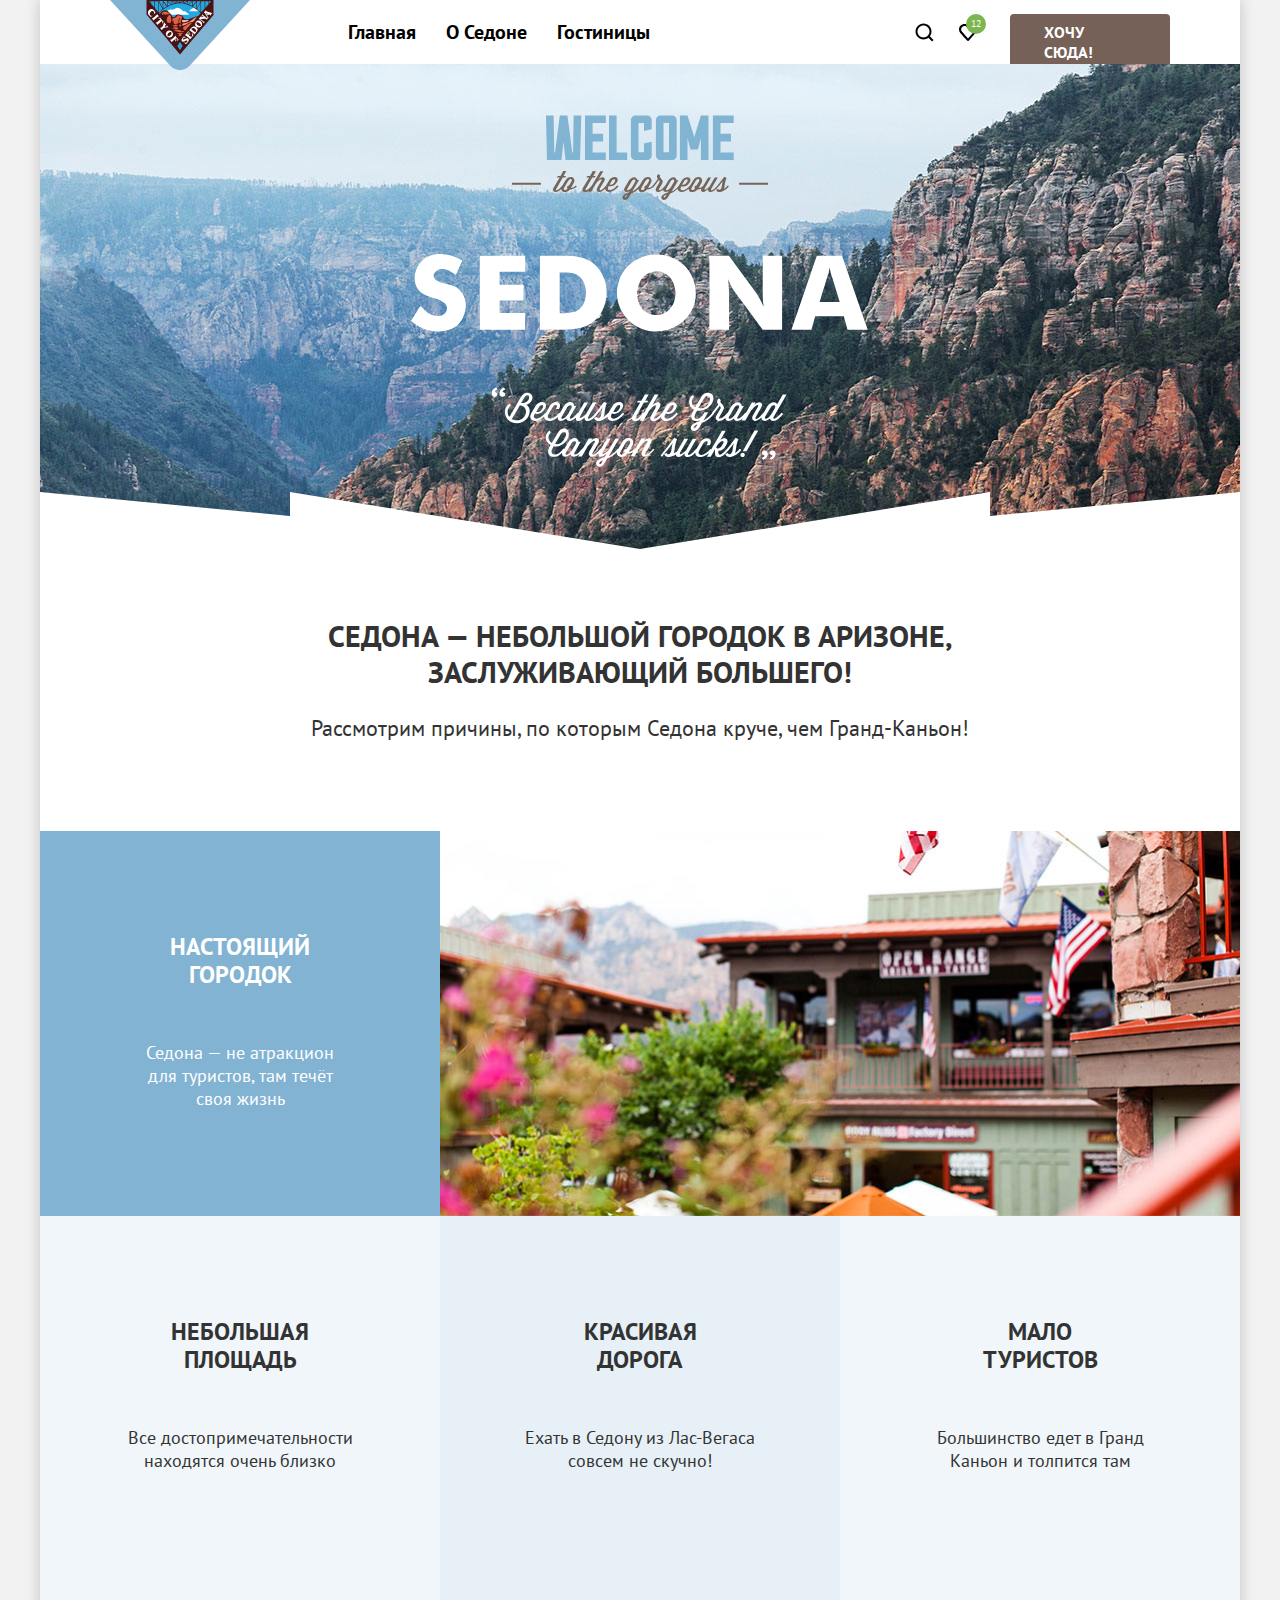
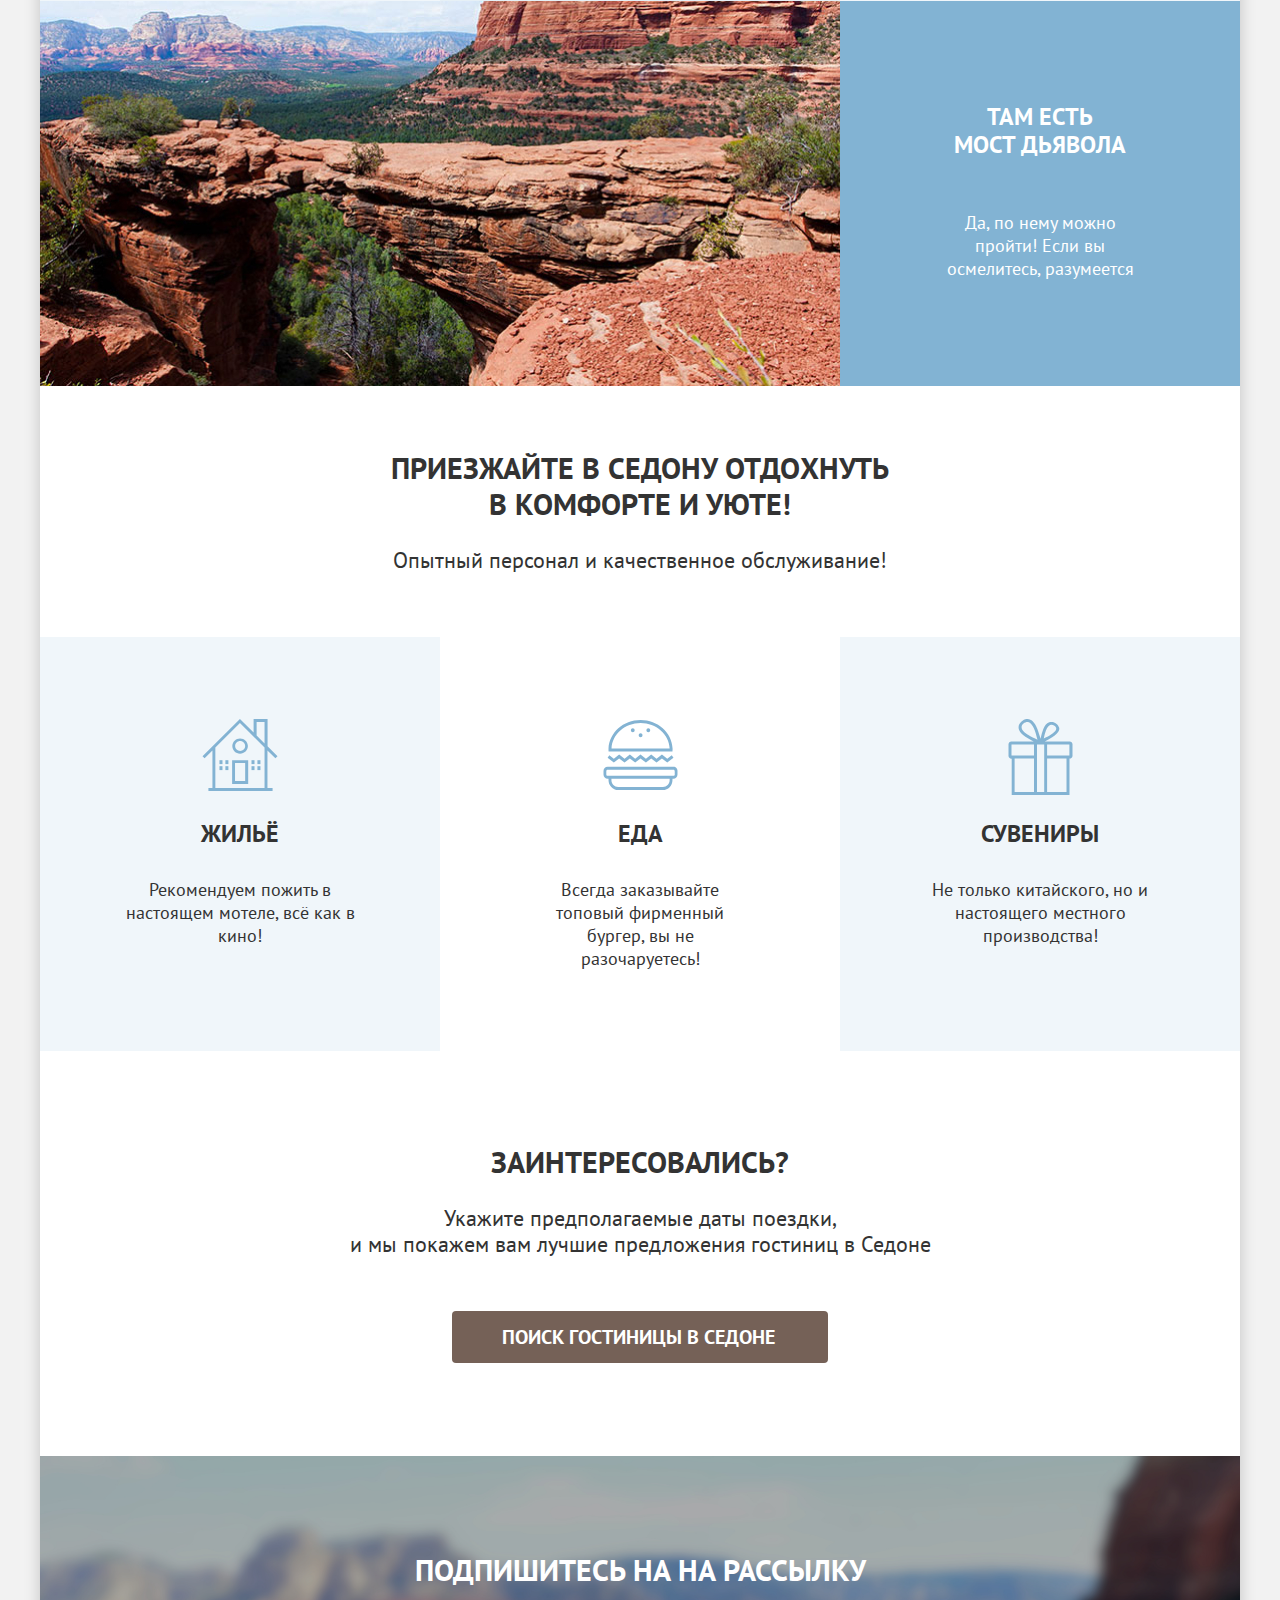
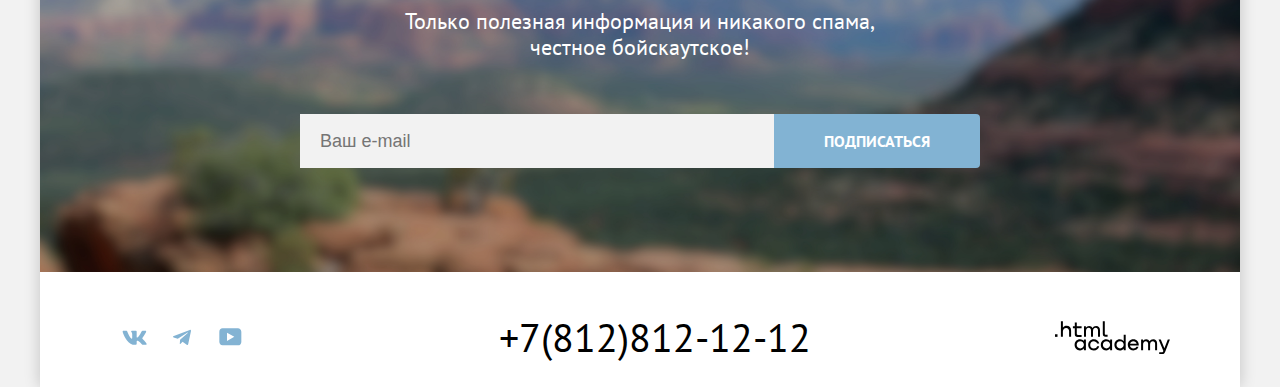
<file: index.html>
<!DOCTYPE html>

<html lang="ru">

<head>
  <meta charset="utf-8">
  <link rel="stylesheet" href="styles/styles.css">
  <title>Добро пожаловать в Седону!</title>
</head>

<body>

  <div class="wrapper">

    <header class="header">

      <nav class="main-navigation">

        <a class="logo" href="index.html" aria-current="page"><img src="images/main-logo.svg" width="140" height="70" alt="Логотип Седона"></a>

        <ul class="navigation-list">

          <li>
            <a class="navigation-link" href="index.html" aria-current="page">Главная</a>
          </li>

          <li>
            <a class="navigation-link" href="#">О Седоне</a>
          </li>

          <li>
            <a class="navigation-link" href="catalog.html">Гостиницы</a>
          </li>

        </ul>

        <ul class="user-list">

          <li class="user-item">
            <a class="user-link user-link-search" href="#">
              <span class="visually-hidden">Поиск по сайту</span>
            </a>
          </li>
          <li class="user-item">
            <a class="user-link user-link-favorites" href="#">
              <span class="visually-hidden">В избранном</span>
              <span class="user-favorites-num">12</span>
            </a>
          </li>
          <li class="user-item user-item-button">
            <a href="#" class="button user-button">Хочу сюда!</a>
          </li>

        </ul>

      </nav>

    </header>

    <main class="main-page">

      <section class="hero">

        <h1 class="visually-hidden">Добро пожаловать в Седону! В небольшой городок в Аризоне</h1>

        <img src="images/main-title-sedona.svg" class="welcome" width="458" height="352" alt="Welcome to the gorgeous Sedona. Because the Grand Canyon sucks!">
      </section>

      <section class="advantages">

        <div class="advantages-description">

          <h2 class="main-page-title">Седона &#8212; небольшой городок в Аризоне,<br> заслуживающий большего!</h2>
          <p class="description-text advantages-description-text">Рассмотрим причины, по которым Седона круче, чем Гранд-Каньон!</p>

        </div>

        <ul class="advantages-list">

          <li class="advantages-item-content">

            <div class="advantages-wrapper">
              <h3 class="item-title advantages-item-title-content">Настоящий<br> городок</h3>
              <p class="advantages-item-text advantages-item-text-content">Седона &#8212; не атракцион для туристов, там течёт своя жизнь</p>
            </div>
            <img class="advantages-item-image-content" src="images/background-hotel.png" width="800" height="385" alt="Вид из окна одной из гостиниц Седоны.">

          </li>

          <li class="advantages-item">
            <h3 class="item-title advantages-item-title">Небольшая<br> площадь</h3>
            <p class="advantages-item-text main-page-text">Все достопримечательности находятся очень близко</p>
          </li>

          <li class="advantages-item">
            <h3 class="item-title advantages-item-title">Красивая<br> дорога</h3>
            <p class="advantages-item-text main-page-text">Ехать в Седону из Лас-Вегаса совсем не скучно!</p>
          </li>

          <li class="advantages-item">
            <h3 class="item-title advantages-item-title">Мало<br> туристов</h3>
            <p class="advantages-item-text main-page-text">Большинство едет в Гранд Каньон и толпится там</p>
          </li>

          <li class="advantages-item-content">
            <img class="advantages-image-content" src="images/background-devils-bridge.png" width="800" height="385" alt="Фотография моста дьявола">
            <div class="advantages-wrapper">
              <h3 class="item-title advantages-item-title-content">Там есть<br> мост дьявола</h3>
              <p class="advantages-item-text advantages-item-text-content">Да, по нему можно пройти! Если вы осмелитесь, разумеется</p>
            </div>
          </li>

        </ul>

      </section>

      <section class="services">

        <div class="services-description">

          <h2 class="main-page-title">Приезжайте в Седону отдохнуть<br> в комфорте и уюте!</h2>
          <p class="description-text">Опытный персонал и качественное обслуживание!</p>

        </div>

        <ul class="services-list">

          <li class="services-item services-item-home">
            <h3 class="item-title services-item-title">Жильё</h3>
            <p class="services-item-text main-page-text">Рекомендуем пожить в настоящем мотеле, всё как в кино!</p>
          </li>

          <li class="services-item services-item-food">
            <h3 class="item-title services-item-title">Еда</h3>
            <p class="services-item-text main-page-text">Всегда заказывайте топовый фирменный бургер, вы не разочаруетесь!</p>
          </li>

          <li class="services-item services-item-souvenir">
            <h3 class="item-title services-item-title">Сувениры</h3>
            <p class="services-item-text main-page-text">Не только китайского, но и настоящего местного производства!</p>
          </li>

        </ul>

      </section>

      <section class="search">

        <h2 class="search-description-title main-page-title">Заинтересовались?</h2>
        <p class="search-description-text description-text">Укажите предполагаемые даты поездки,<br> и мы покажем вам лучшие предложения гостиниц в Седоне</p>
        <a class="button search-button" href="catalog.html">Поиск гостиницы в Седоне</a>

      </section>

      <section class="subscribe">

        <h2 class="subscribe-title main-page-title">Подпишитесь на на рассылку</h2>
        <p class="subscribe-text description-text">Только полезная информация и никакого спама,<br> честное бойскаутское!</p>

        <form class="subscribe-form" action="https://echo.htmlacademy.ru" method="post">
          <label class="visually-hidden" for="subscribe-email">Введите ваш email</label>
          <input class="subscribe-input" id="subscribe-email" name="subscribe-email" type="email" placeholder="Ваш e-mail" required>
          <button class="subscribe-button button button-second" type="submit" value="Подписаться">Подписаться</button>
        </form>

      </section>

    </main>

    <footer class="main-footer">

      <section class="social">

        <h2 class="visually-hidden">Мы в социальных сетях</h2>

        <ul class="social-list">

          <li class="social-ltem">
            <a class="social-link social-link-vk" href="https://vk.com/htmlacademy">
              <span class="visually-hidden">Вконтакте</span>
            </a>
          </li>

          <li class="social-ltem">
            <a class="social-link social-link-tg" href="https://t.me/htmlacademy">
              <span class="visually-hidden">Telegram</span>
            </a>
          </li>

          <li class="social-ltem">
            <a class="social-link social-link-youtube" href="https://www.youtube.com/user/htmlacademyru">
              <span class="visually-hidden">YouTub</span>
            </a>
          </li>

        </ul>

      </section>

      <section class="contacts">

        <h2 class="contacts visually-hidden">Контакты</h2>
        <a href="tel:+78128121212" class="phone">+7(812)812-12-12</a>

      </section>

      <a class="developer" href="https://htmlacademy.ru/">
        <span class="visually-hidden">Сайт разработчика</span>
      </a>

    </footer>
  </div>
</body>

</html>
</file>
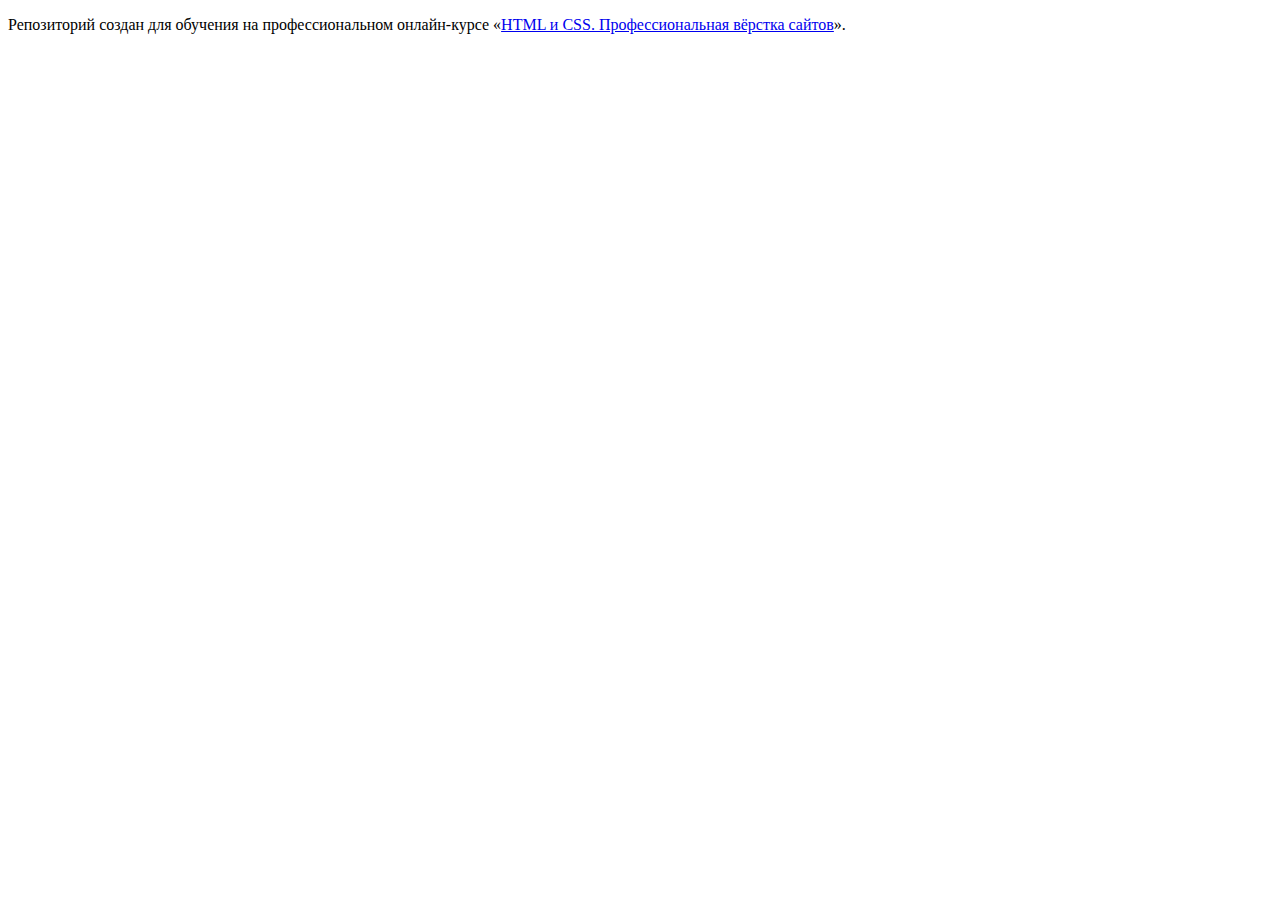
<file: 1/index.html>
<!DOCTYPE html>
<html lang="ru">
  <head>
    <meta charset="utf-8">
    <title>HTML Academy: Седона</title>
    <base href="https://htmlacademy-htmlcss.github.io/2388439-sedona-1/1/">
</head>
  <body>

    <p>Репозиторий создан для обучения на профессиональном онлайн‑курсе «<a href="https://htmlacademy.ru/intensive/htmlcss">HTML и CSS. Профессиональная вёрстка сайтов</a>».</p>

  </body>
</html>
</file>
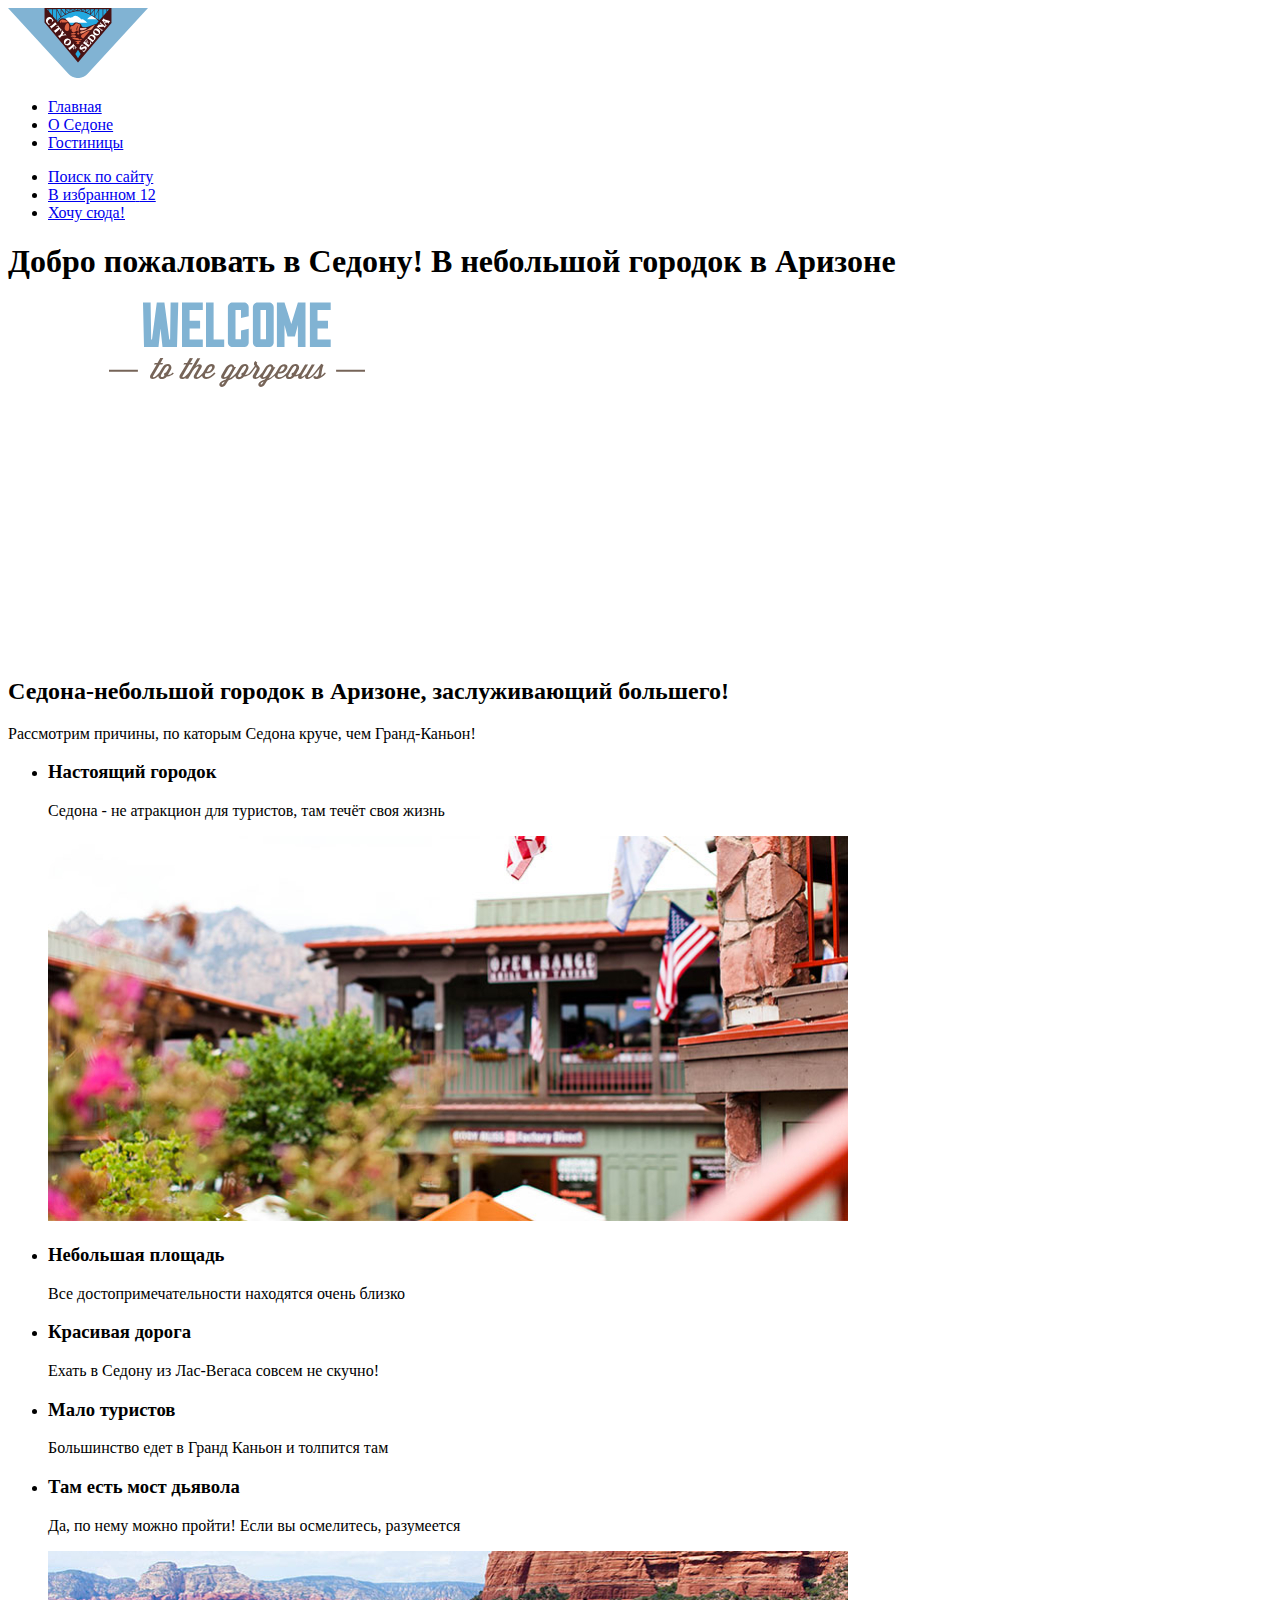
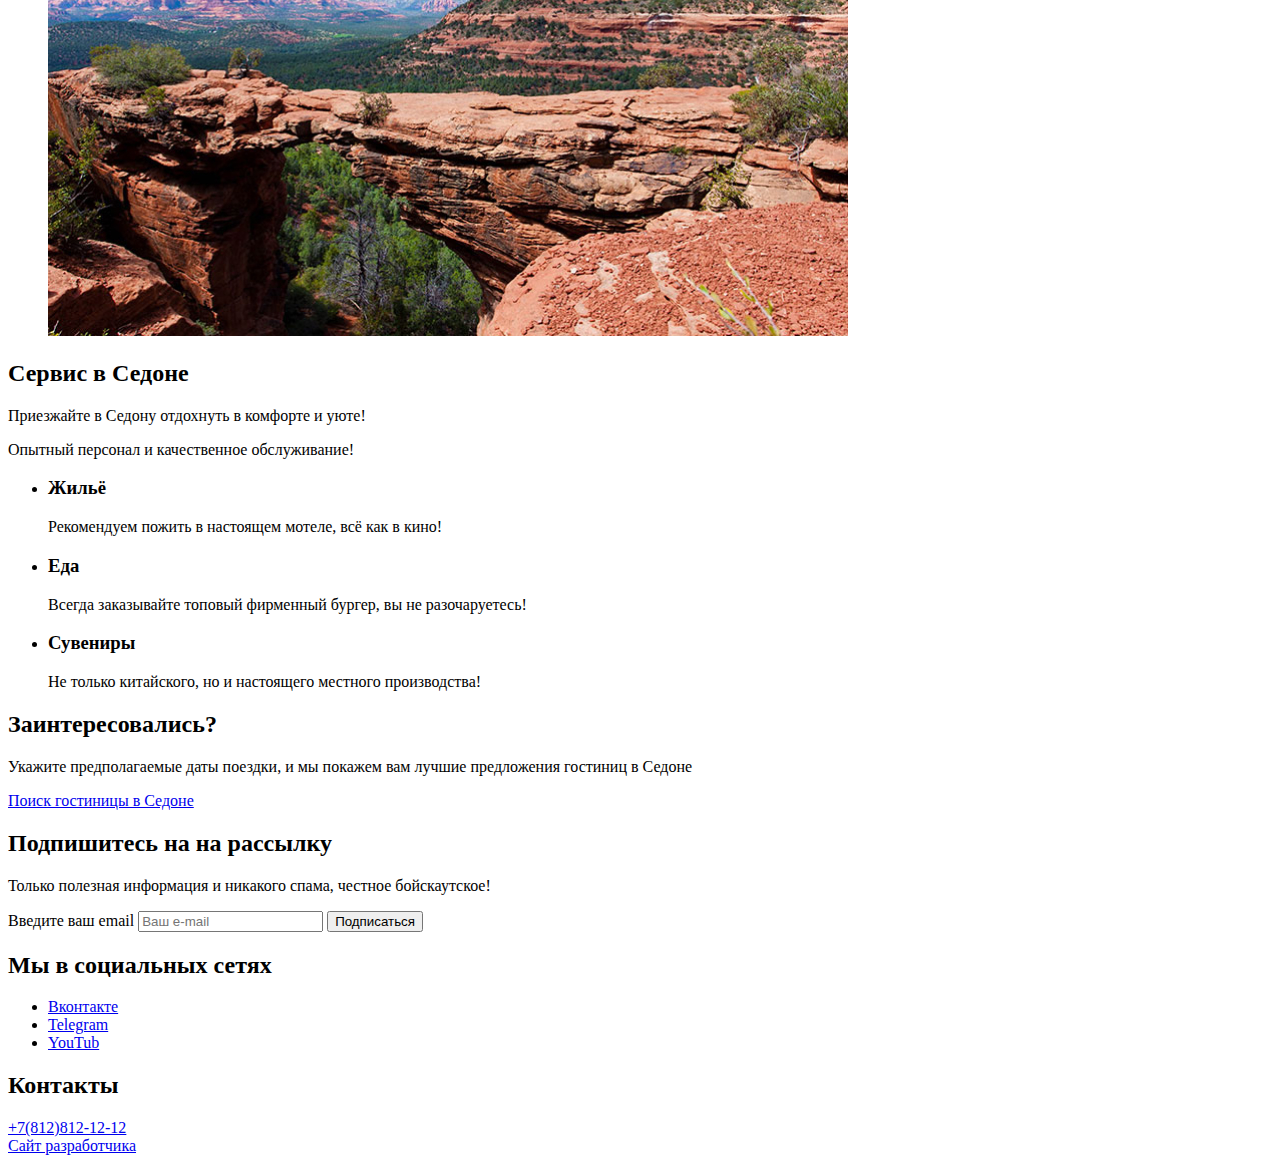
<file: 4/index.html>
<!DOCTYPE html>
<html lang="ru">
  <head>
    <meta charset="utf-8">
    <title>Добро пожаловать в Седону!</title>
    <base href="https://htmlacademy-htmlcss.github.io/2388439-sedona-1/4/">
</head>

  <body>

    <header class="main-header">

      <nav class="main-navigation">

        <a class="logo" href="index.html" aria-current="page"><img src="images/main-logo.svg" width="140" height="70" alt="Логотип Седона"></a>

        <ul class="navigation-list list-reset">

          <li class="navigation-item">
            <a class="navigation-link" href="index.html" aria-current="page">Главная</a>
          </li>

          <li class="navigation-item">
            <a class="navigation-link" href="#">О Седоне</a>
          </li>

          <li class="navigation-item">
            <a class="navigation-link" href="catalog.html">Гостиницы</a>
          </li>

        </ul>

        <ul class="user-list list-reset">

          <li class="user-item">
            <a class="user-link" href="#">
              <span class="visually-hidden">Поиск по сайту</span>
            </a>
          </li>
          <li class="user-item">
            <a class="user-link" href="#">
              <span class="visually-hidden">В избранном</span>
              <span class="user-favorites-num">12</span>
            </a>
          </li>
          <li class="user-item">
            <a href="#" class=" button user-button button-modal">Хочу сюда!</a>
          </li>

        </ul>

      </nav>

    </header>

    <main>

      <section class="hero">

        <h1 class="visually-hidden">Добро пожаловать в Седону! В небольшой городок в Аризоне</h1>

        <div class="hero-image">
          <img src="images/main-title-sedona.svg" width="458" height="352" alt="Welcome to the gargeous Sedona. Because the Grand Canyon sucks!">
        </div>

      </section>

      <section class="advantages">

        <div class="advantages-description">

          <h2 class="advantages-description-title main-page-title">Седона-небольшой городок в Аризоне, заслуживающий большего!</h2>
          <p class="advantages-description-text main-page-text">Рассмотрим причины, по каторым Седона круче, чем Гранд-Каньон!</p>

        </div>

        <ul class="advantages-list list-reset">

          <li class="advantages-item advantages-item-content">
            <h3 class="advantages-item-title advantages-item-title-content">Настоящий городок</h3>
            <p class="advantages-item-text main-page-text advantages-item-text-content">Седона - не атракцион для туристов, там течёт своя жизнь</p>
            <img class="advantages-item-image-content" src="images/background-hotel.png" width="800" height="385" alt="Вид из окна одной из гостиниц Седоны.">
          </li>

          <li class="advantages-item">
            <h3 class="advantages-item-title main-page-title">Небольшая площадь</h3>
            <p class="advantages-item-text main-page-text">Все достопримечательности находятся очень близко</p>
          </li>

          <li class="advantages-item">
            <h3 class="advantages-item-title main-page-title">Красивая дорога</h3>
            <p class="advantages-item-text main-page-text">Ехать в Седону из Лас-Вегаса совсем не скучно!</p>
          </li>

          <li class="advantages-item">
            <h3 class="advantages-item-title main-page-title">Мало туристов</h3>
            <p class="advantages-item-text main-page-text">Большинство едет в Гранд Каньон и толпится там</p>
          </li>

          <li class="advantages-item advantages-item-content advantages-item-title-content">
            <h3 class="advantages-item-title main-page-title">Там есть мост дьявола</h3>
            <p class="advantages-item-text main-page-text advantages-item-text-content">Да, по нему можно пройти! Если вы осмелитесь, разумеется</p>
            <img class="advantages-item-image-content" src="images/background-devils-bridge.png" width="800" height="385" alt="Фотография моста дьявола">
          </li>

        </ul>

      </section>

      <section class="services">

        <h2 class="visually-hidden">Сервис в Седоне</h2>

        <div class="services-description">

          <p class="services-description-title main-page-title">Приезжайте в Седону отдохнуть в комфорте и уюте!</p>
          <p class="services-description-text main-page-text">Опытный персонал и качественное обслуживание!</p>

        </div>

        <ul class="services-list list-reset">

          <li class="services-item">
            <h3 class="services-item-title main-page-title">Жильё</h3>
            <p class="services-item-text main-page-text">Рекомендуем пожить в настоящем мотеле, всё как в кино!</p>
          </li>

          <li class="services-item">
            <h3 class="services-item-title main-page-title">Еда</h3>
            <p class="services-item-text main-page-text">Всегда заказывайте топовый фирменный бургер, вы не разочаруетесь!</p>
          </li>

          <li class="services-item">
            <h3 class="services-item-title main-page-title">Сувениры</h3>
            <p class="services-item-text main-page-text">Не только китайского, но и настоящего местного производства!</p>
          </li>

        </ul>

      </section>

      <section class="search">

        <h2 class="main-page-title search-description-title">Заинтересовались?</h2>
        <p class="main-page-text search-description-text">Укажите предполагаемые даты поездки, и мы покажем вам лучшие предложения гостиниц в Седоне</p>
        <a class="button search-button button-modal" href="catalog.html">Поиск гостиницы в Седоне</a>

      </section>

      <section class="subscribe">

        <div class="subscribe-description">

          <h2 class="subscribe-description-title main-page-title">Подпишитесь на на рассылку</h2>
          <p class="subscribe-description-text main-page-text">Только полезная информация и никакого спама, честное бойскаутское!</p>

        </div>

        <form class="subscribe-form" action="https://echo.htmlacademy.ru" method="post">
          <label class="visually-hidden" for="subscribe-email">Введите ваш email</label>
          <input class="subscribe-input form-input" id="subscribe-email" name="subscribe-email" type="email" placeholder="Ваш e-mail" required>
          <button class="subscribe-button button button-light" type="submit" value="Подписаться">Подписаться</button>
        </form>

      </section>

    </main>

    <footer class="main-footer">

    <section class="social">

      <h2 class="visually-hidden">Мы в социальных сетях</h2>

      <ul class="social-list list-reset">

        <li class="social-ltem">
          <a class="social-link" href="https://vk.com/htmlacademy">
            <span class="visually-hidden">Вконтакте</span>
          </a>
        </li>

        <li class="social-ltem">
          <a class="social-link" href="https://t.me/htmlacademy">
            <span class="visually-hidden">Telegram</span>
          </a>
        </li>

        <li class="social-ltem">
          <a class="social-link" href="https://www.youtube.com/user/htmlacademyru">
            <span class="visually-hidden">YouTub</span>
          </a>
        </li>

      </ul>

    </section>

    <section class="contacts">

      <h2 class="contacts visually-hidden">Контакты</h2>
      <a href="tel:+78128121212" class="phone">+7(812)812-12-12</a>

    </section>

      <a class="developer" href="https://htmlacademy.ru/">
        <span class="visually-hidden">Сайт разработчика</span>
      </a>

    </footer>

  </body>
</html>
</file>
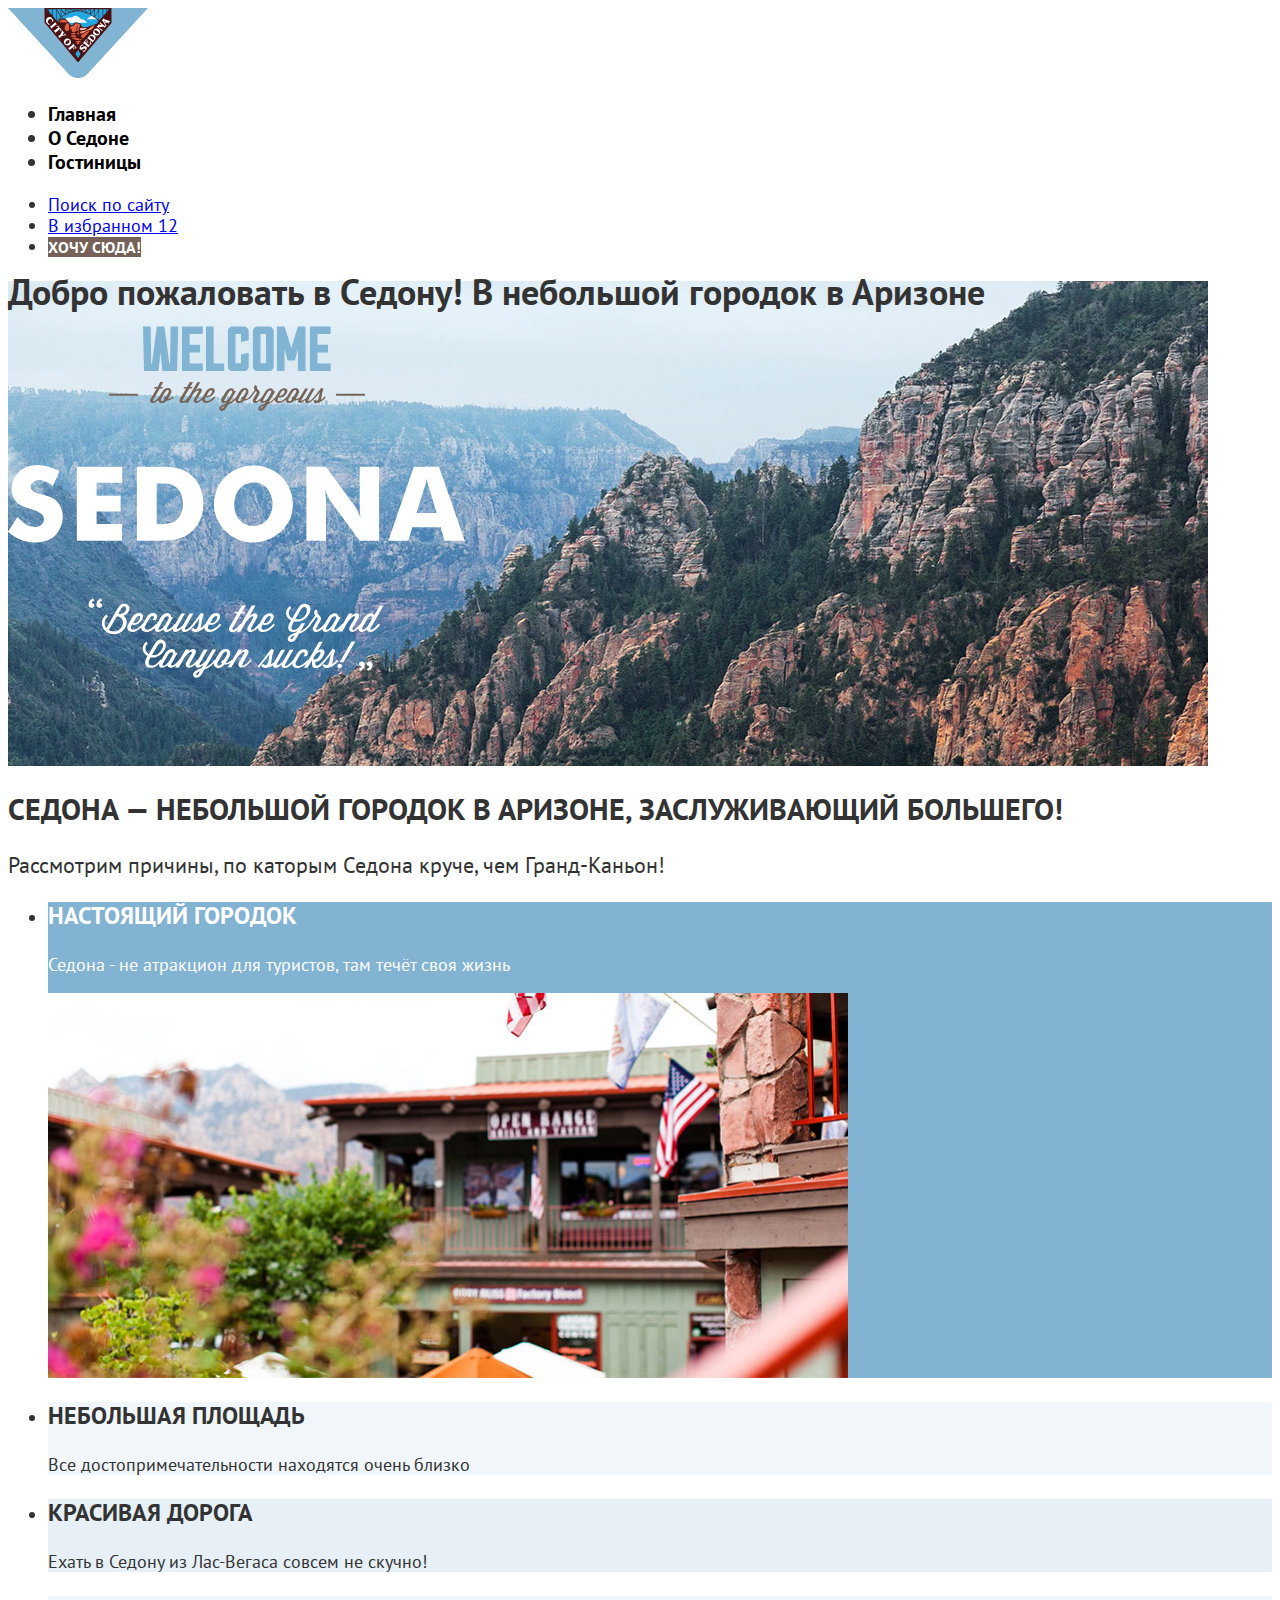
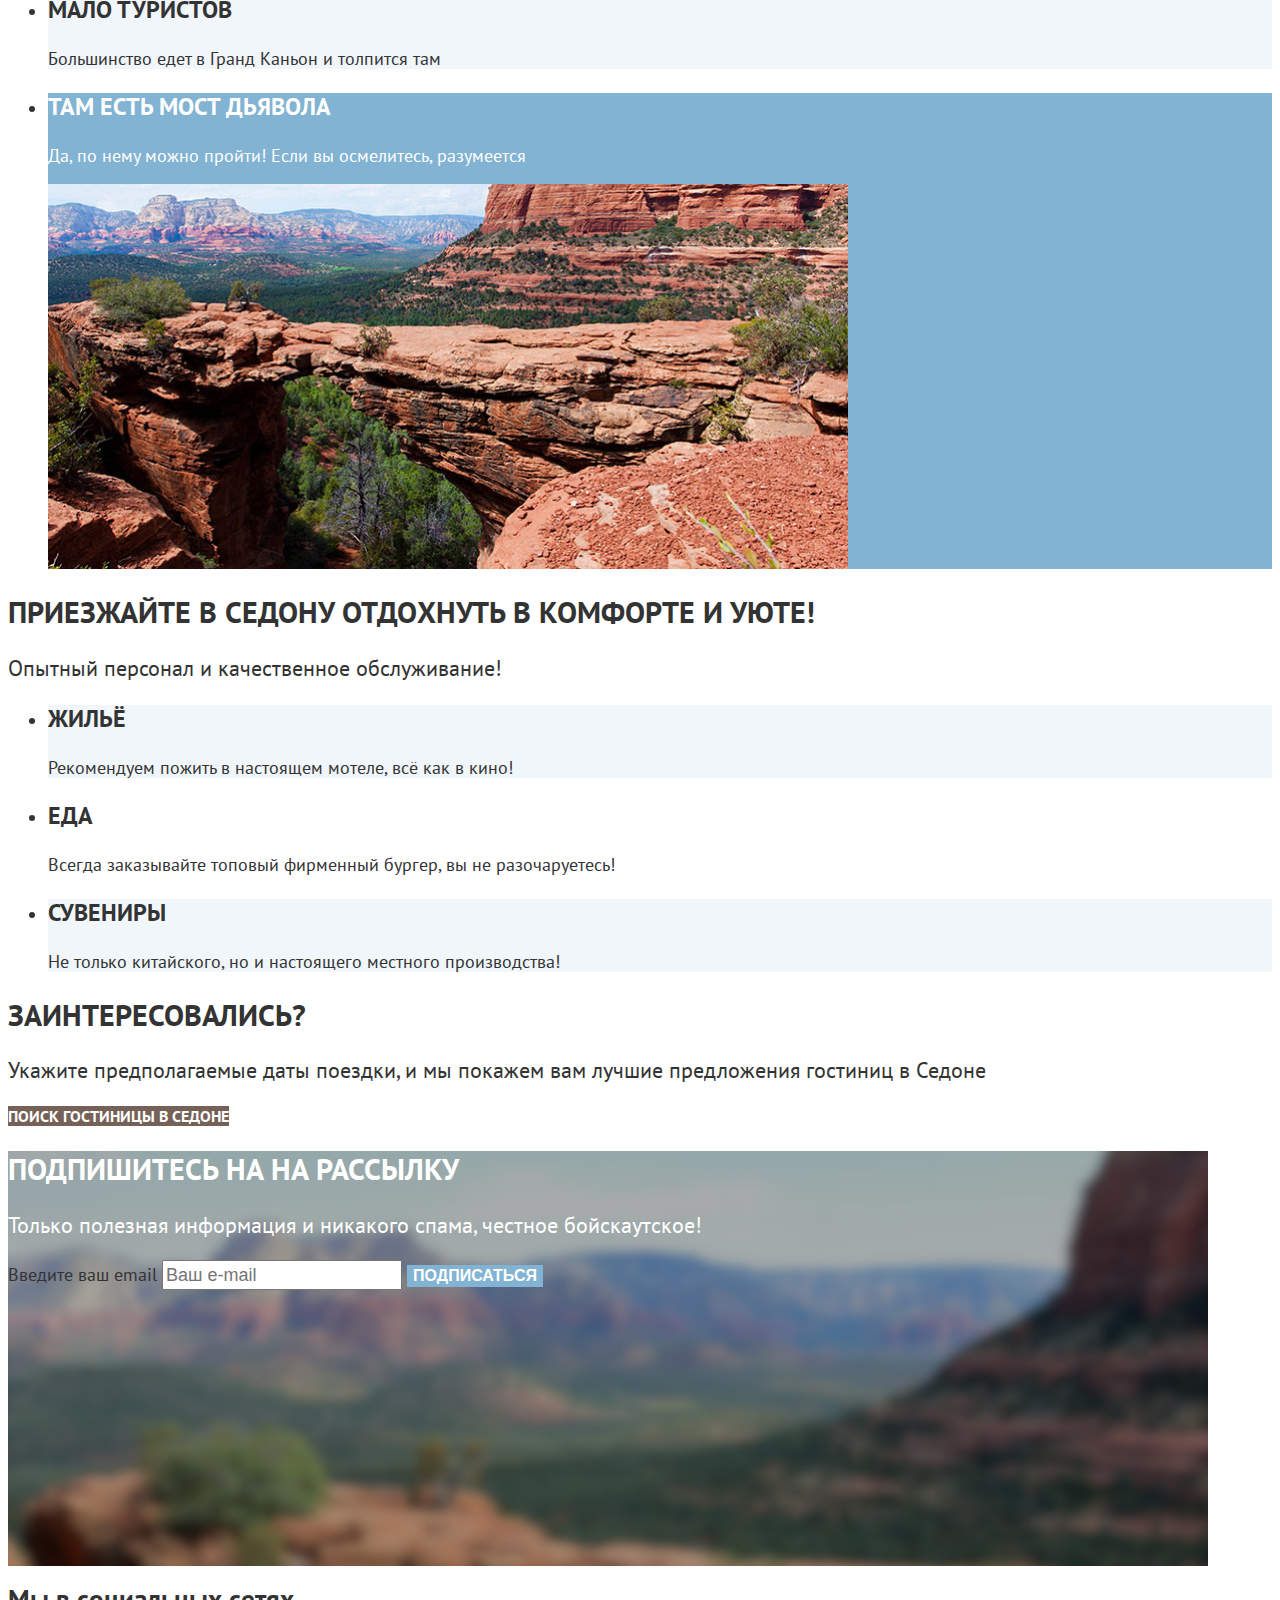
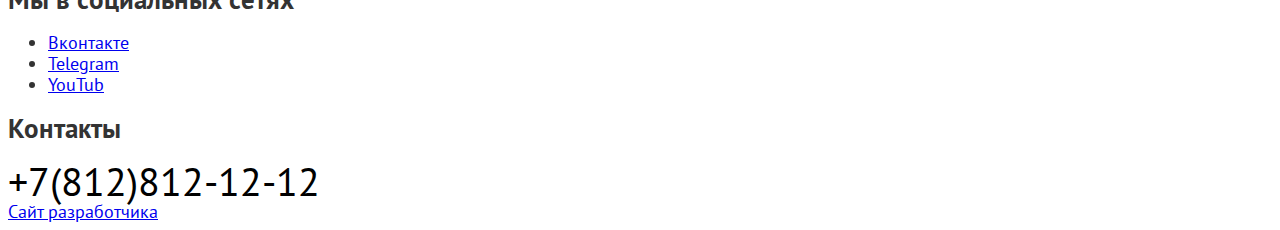
<file: 5/index.html>
<!DOCTYPE html>
<html lang="ru">
  <head>
    <meta charset="utf-8">
    <link rel="stylesheet" href="styles/styles.css">
    <title>Добро пожаловать в Седону!</title>
    <base href="https://htmlacademy-htmlcss.github.io/2388439-sedona-1/5/">
</head>

  <body>

    <div class="wrapper">
      <header class="main-header">

        <nav class="main-navigation">

          <a class="logo" href="index.html" aria-current="page"><img src="images/main-logo.svg" width="140" height="70" alt="Логотип Седона"></a>

          <ul class="navigation-list">

            <li class="navigation-item">
              <a class="navigation-link" href="index.html" aria-current="page">Главная</a>
            </li>

            <li class="navigation-item">
              <a class="navigation-link" href="#">О Седоне</a>
            </li>

            <li class="navigation-item">
              <a class="navigation-link" href="catalog.html">Гостиницы</a>
            </li>

          </ul>

          <ul class="user-list">

            <li class="user-item">
              <a class="user-link user-link-search" href="#">
                <span class="visually-hidden">Поиск по сайту</span>
              </a>
            </li>
            <li class="user-item">
              <a class="user-link user-link-favorites" href="#">
                <span class="visually-hidden">В избранном</span>
                <span class="user-favorites-num">12</span>
              </a>
            </li>
            <li class="user-item">
              <a href="#" class="button user-button">Хочу сюда!</a>
            </li>

          </ul>

        </nav>

      </header>

      <main>

        <section class="hero">

          <h1 class="visually-hidden">Добро пожаловать в Седону! В небольшой городок в Аризоне</h1>

          <img src="images/main-title-sedona.svg" class="welcome" width="458" height="352" alt="Welcome to the gargeous Sedona. Because the Grand Canyon sucks!">

        </section>

        <section class="advantages">

          <div class="advantages-description">

            <h2 class="advantages-description-title main-page-title">Седона &#8212; небольшой городок в Аризоне, заслуживающий большего!</h2>
            <p class="description-text advantages-description-text">Рассмотрим причины, по каторым Седона круче, чем Гранд-Каньон!</p>

          </div>

          <ul class="advantages-list">

            <li class="advantages-item advantages-item-content">
              <h3 class="item-title advantages-item-title-content">Настоящий городок</h3>
              <p class="advantages-item-text advantages-item-text-content">Седона - не атракцион для туристов, там течёт своя жизнь</p>
              <img class="advantages-item-image-content" src="images/background-hotel.png" width="800" height="385" alt="Вид из окна одной из гостиниц Седоны.">
            </li>

            <li class="advantages-item">
              <h3 class="item-title advantages-item-title">Небольшая площадь</h3>
              <p class="advantages-item-text main-page-text">Все достопримечательности находятся очень близко</p>
            </li>

            <li class="advantages-item">
              <h3 class="item-title advantages-item-title">Красивая дорога</h3>
              <p class="advantages-item-text main-page-text">Ехать в Седону из Лас-Вегаса совсем не скучно!</p>
            </li>

            <li class="advantages-item">
              <h3 class="item-title advantages-item-title">Мало туристов</h3>
              <p class="advantages-item-text main-page-text">Большинство едет в Гранд Каньон и толпится там</p>
            </li>

            <li class="advantages-item advantages-item-content">
              <h3 class="item-title advantages-item-title-content">Там есть мост дьявола</h3>
              <p class="advantages-item-text advantages-item-text-content">Да, по нему можно пройти! Если вы осмелитесь, разумеется</p>
              <img class="advantages-item-image-content" src="images/background-devils-bridge.png" width="800" height="385" alt="Фотография моста дьявола">
            </li>

          </ul>

        </section>

        <section class="services">

          <div class="services-description">

            <h2 class="services-description-title main-page-title">Приезжайте в Седону отдохнуть в комфорте и уюте!</h2>
            <p class="services-description-text description-text">Опытный персонал и качественное обслуживание!</p>

          </div>

          <ul class="services-list">

            <li class="services-item services-item-home">
              <h3 class="item-title services-item-title">Жильё</h3>
              <p class="services-item-text main-page-text">Рекомендуем пожить в настоящем мотеле, всё как в кино!</p>
            </li>

            <li class="services-item services-item-food">
              <h3 class="item-title services-item-title">Еда</h3>
              <p class="services-item-text main-page-text">Всегда заказывайте топовый фирменный бургер, вы не разочаруетесь!</p>
            </li>

            <li class="services-item services-item-souvenir">
              <h3 class="item-title services-item-title">Сувениры</h3>
              <p class="services-item-text main-page-text">Не только китайского, но и настоящего местного производства!</p>
            </li>

          </ul>

        </section>

        <section class="search">

          <h2 class="search-description-title main-page-title">Заинтересовались?</h2>
          <p class="search-description-text description-text">Укажите предполагаемые даты поездки, и мы покажем вам лучшие предложения гостиниц в Седоне</p>
          <a class="button search-button" href="catalog.html">Поиск гостиницы в Седоне</a>

        </section>

        <section class="subscribe">

          <div class="subscribe-description">

            <h2 class="subscribe-title main-page-title">Подпишитесь на на рассылку</h2>
            <p class="subscribe-text description-text">Только полезная информация и никакого спама, честное бойскаутское!</p>

          </div>

          <form class="subscribe-form" action="https://echo.htmlacademy.ru" method="post">
            <label class="visually-hidden" for="subscribe-email">Введите ваш email</label>
            <input class="subscribe-input form-input" id="subscribe-email" name="subscribe-email" type="email" placeholder="Ваш e-mail" required>
            <button class="subscribe-button button button-light" type="submit" value="Подписаться">Подписаться</button>
          </form>

        </section>

      </main>

      <footer class="main-footer">

      <section class="social">

        <h2 class="visually-hidden">Мы в социальных сетях</h2>

        <ul class="social-list">

          <li class="social-ltem">
            <a class="social-link social-link-vk" href="https://vk.com/htmlacademy">
              <span class="visually-hidden">Вконтакте</span>
            </a>
          </li>

          <li class="social-ltem">
            <a class="social-link social-link-tg" href="https://t.me/htmlacademy">
              <span class="visually-hidden">Telegram</span>
            </a>
          </li>

          <li class="social-ltem">
            <a class="social-link social-link-youtube" href="https://www.youtube.com/user/htmlacademyru">
              <span class="visually-hidden">YouTub</span>
            </a>
          </li>

        </ul>

      </section>

      <section class="contacts">

        <h2 class="contacts visually-hidden">Контакты</h2>
        <a href="tel:+78128121212" class="phone">+7(812)812-12-12</a>

      </section>

        <a class="developer" href="https://htmlacademy.ru/">
          <span class="visually-hidden">Сайт разработчика</span>
        </a>

      </footer>
    </div>
  </body>
</html>
</file>
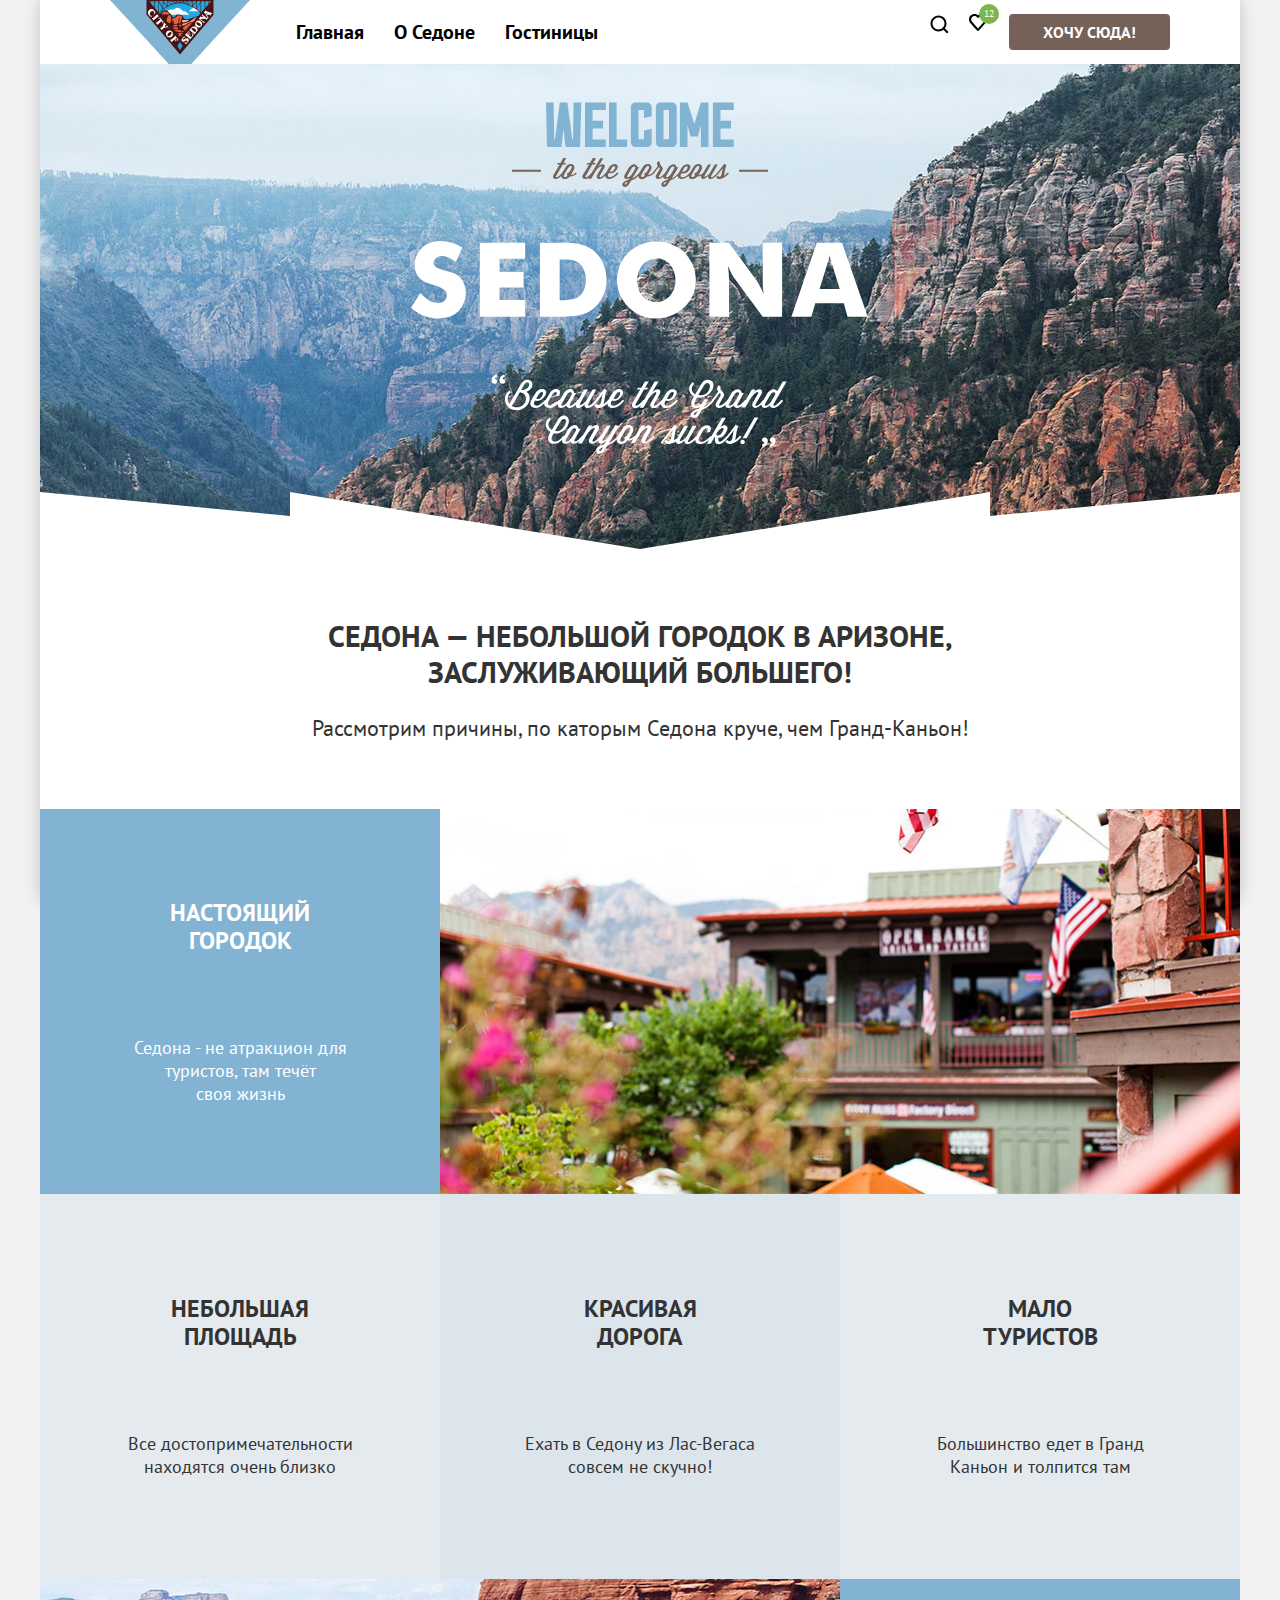
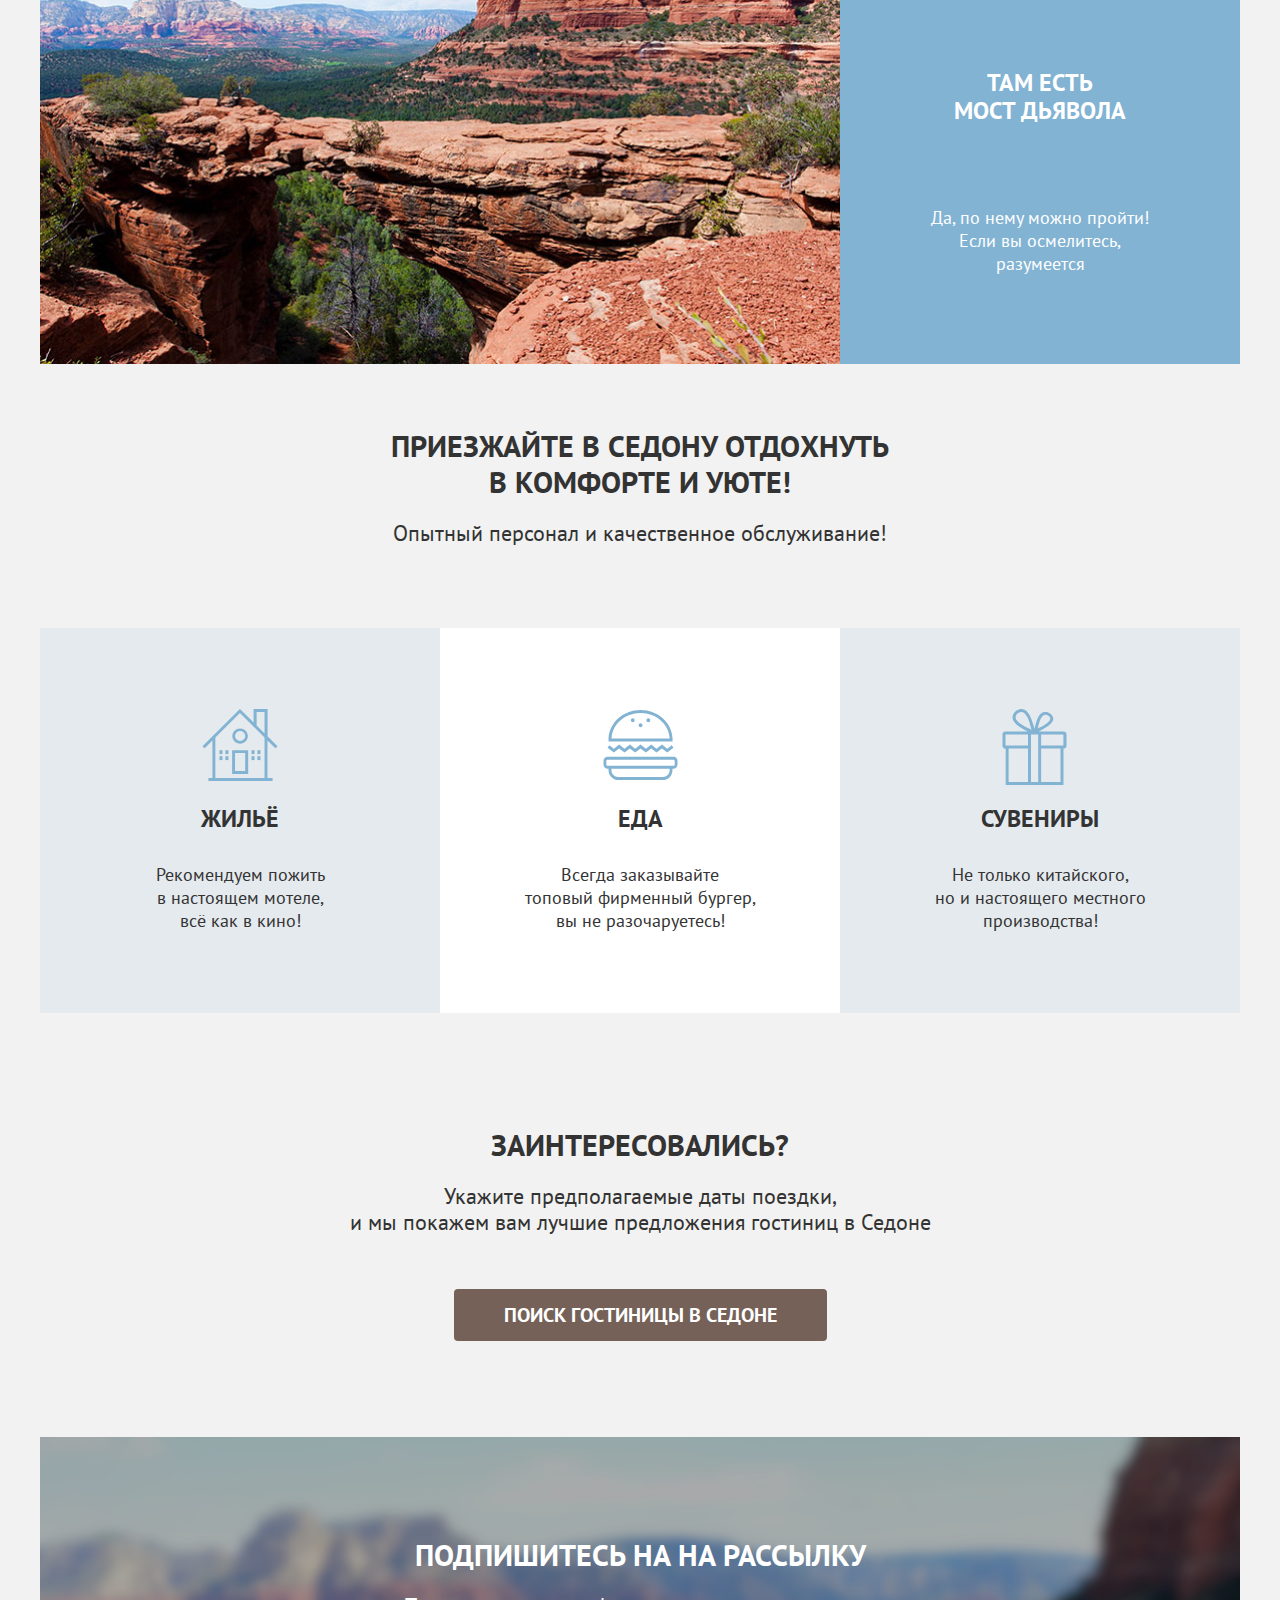
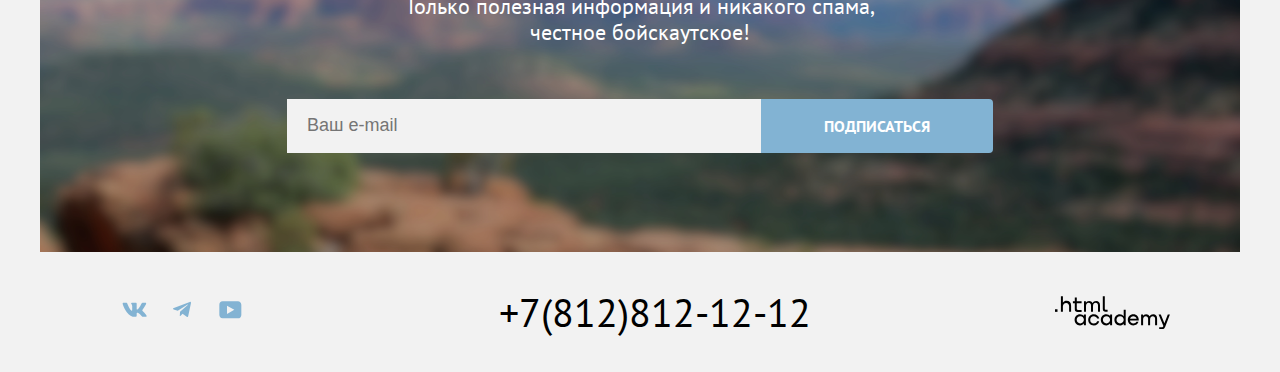
<file: 6/index.html>
<!DOCTYPE html>
<html lang="ru">

<head>
  <meta charset="utf-8">
  <link rel="stylesheet" href="styles/styles.css">
  <title>Добро пожаловать в Седону!</title>
  <base href="https://htmlacademy-htmlcss.github.io/2388439-sedona-1/6/">
</head>

<body>

  <div class="wrapper">

    <header class="main-header">

      <nav class="main-navigation">

        <a class="logo" href="index.html" aria-current="page"><img src="images/main-logo.svg" width="140" height="70" alt="Логотип Седона"></a>

        <ul class="navigation-list">

          <li class="navigation-item">
            <a class="navigation-link" href="index.html" aria-current="page">Главная</a>
          </li>

          <li class="navigation-item">
            <a class="navigation-link" href="#">О Седоне</a>
          </li>

          <li class="navigation-item">
            <a class="navigation-link" href="catalog.html">Гостиницы</a>
          </li>

        </ul>

        <ul class="user-list">

          <li class="user-item">
            <a class="user-link user-link-search" href="#">
              <span class="visually-hidden">Поиск по сайту</span>
            </a>
          </li>
          <li class="user-item">
            <a class="user-link user-link-favorites" href="#">
              <span class="visually-hidden">В избранном</span>
              <span class="user-favorites-num">12</span>
            </a>
          </li>
          <li class="user-item">
            <a href="#" class="button user-button">Хочу сюда!</a>
          </li>

        </ul>

      </nav>

    </header>

    <main class="main-page">

      <section class="hero">

        <h1 class="visually-hidden">Добро пожаловать в Седону! В небольшой городок в Аризоне</h1>

        <img src="images/main-title-sedona.svg" class="welcome" width="458" height="352" alt="Welcome to the gargeous Sedona. Because the Grand Canyon sucks!">

        <div class="divider"></div>
      </section>

      <section class="advantages">

        <div class="advantages-description">

          <h2 class="main-page-title">Седона &#8212; небольшой городок в Аризоне,<br> заслуживающий большего!</h2>
          <p class="description-text advantages-description-text">Рассмотрим причины, по каторым Седона круче, чем Гранд-Каньон!</p>

        </div>

        <ul class="advantages-list">

          <li class="advantages-item-content">
            <div class="advantages-wrapper">
              <h3 class="item-title advantages-item-title-content">Настоящий<br> городок</h3>
              <p class="advantages-item-text advantages-item-text-content">Седона - не атракцион для<br> туристов, там течёт<br> своя жизнь</p>
            </div>
            <img class="advantages-item-image-content" src="images/background-hotel.png" width="800" height="385" alt="Вид из окна одной из гостиниц Седоны.">
          </li>

          <li class="advantages-item">
            <h3 class="item-title advantages-item-title">Небольшая<br> площадь</h3>
            <p class="advantages-item-text main-page-text">Все достопримечательности<br> находятся очень близко</p>
          </li>

          <li class="advantages-item">
            <h3 class="item-title advantages-item-title">Красивая<br> дорога</h3>
            <p class="advantages-item-text main-page-text">Ехать в Седону из Лас-Вегаса<br> совсем не скучно!</p>
          </li>

          <li class="advantages-item">
            <h3 class="item-title advantages-item-title">Мало<br> туристов</h3>
            <p class="advantages-item-text main-page-text">Большинство едет в Гранд<br> Каньон и толпится там</p>
          </li>

          <li class="advantages-item-content">
            <img class="advantages-item-image-content" src="images/background-devils-bridge.png" width="800" height="385" alt="Фотография моста дьявола">
            <div class="advantages-wrapper">
              <h3 class="item-title advantages-item-title-content">Там есть<br> мост дьявола</h3>
              <p class="advantages-item-text advantages-item-text-content">Да, по нему можно пройти!<br> Если вы осмелитесь,<br> разумеется</p>
            </div>

          </li>

        </ul>

      </section>

      <section class="services">

        <div class="services-description">

          <h2 class="services-description-title main-page-title">Приезжайте в Седону отдохнуть<br> в комфорте и уюте!</h2>
          <p class="services-description-text description-text">Опытный персонал и качественное обслуживание!</p>

        </div>

        <ul class="services-list">

          <li class="services-item services-item-home">
            <h3 class="item-title services-item-title">Жильё</h3>
            <p class="services-item-text main-page-text">Рекомендуем пожить<br> в настоящем мотеле,<br> всё как в кино!</p>
          </li>

          <li class="services-item services-item-food">
            <h3 class="item-title services-item-title">Еда</h3>
            <p class="services-item-text main-page-text">Всегда заказывайте<br> топовый фирменный бургер,<br> вы не разочаруетесь!</p>
          </li>

          <li class="services-item services-item-souvenir">
            <h3 class="item-title services-item-title">Сувениры</h3>
            <p class="services-item-text main-page-text">Не только китайского,<br> но и настоящего местного<br> производства!</p>
          </li>

        </ul>

      </section>

      <section class="search">

        <h2 class="search-description-title main-page-title">Заинтересовались?</h2>
        <p class="search-description-text description-text">Укажите предполагаемые даты поездки,<br> и мы покажем вам лучшие предложения гостиниц в Седоне</p>
        <a class="button search-button" href="catalog.html">Поиск гостиницы в Седоне</a>

      </section>

      <section class="subscribe">

        <div class="subscribe-description">

          <h2 class="subscribe-title main-page-title">Подпишитесь на на рассылку</h2>
          <p class="subscribe-text description-text">Только полезная информация и никакого спама,<br> честное бойскаутское!</p>

        </div>

        <form class="subscribe-form" action="https://echo.htmlacademy.ru" method="post">
          <label class="visually-hidden" for="subscribe-email">Введите ваш email</label>
          <input class="subscribe-input" id="subscribe-email" name="subscribe-email" type="email" placeholder="Ваш e-mail" required>
          <button class="subscribe-button button button-second" type="submit" value="Подписаться">Подписаться</button>
        </form>

      </section>

    </main>

    <footer class="main-footer">

      <section class="social">

        <h2 class="visually-hidden">Мы в социальных сетях</h2>

        <ul class="social-list">

          <li class="social-ltem">
            <a class="social-link social-link-vk" href="https://vk.com/htmlacademy">
              <span class="visually-hidden">Вконтакте</span>
            </a>
          </li>

          <li class="social-ltem">
            <a class="social-link social-link-tg" href="https://t.me/htmlacademy">
              <span class="visually-hidden">Telegram</span>
            </a>
          </li>

          <li class="social-ltem">
            <a class="social-link social-link-youtube" href="https://www.youtube.com/user/htmlacademyru">
              <span class="visually-hidden">YouTub</span>
            </a>
          </li>

        </ul>

      </section>

      <section class="contacts">

        <h2 class="contacts visually-hidden">Контакты</h2>
        <a href="tel:+78128121212" class="phone">+7(812)812-12-12</a>

      </section>

      <a class="developer" href="https://htmlacademy.ru/">
        <span class="visually-hidden">Сайт разработчика</span>
      </a>

    </footer>
  </div>
</body>

</html>
</file>
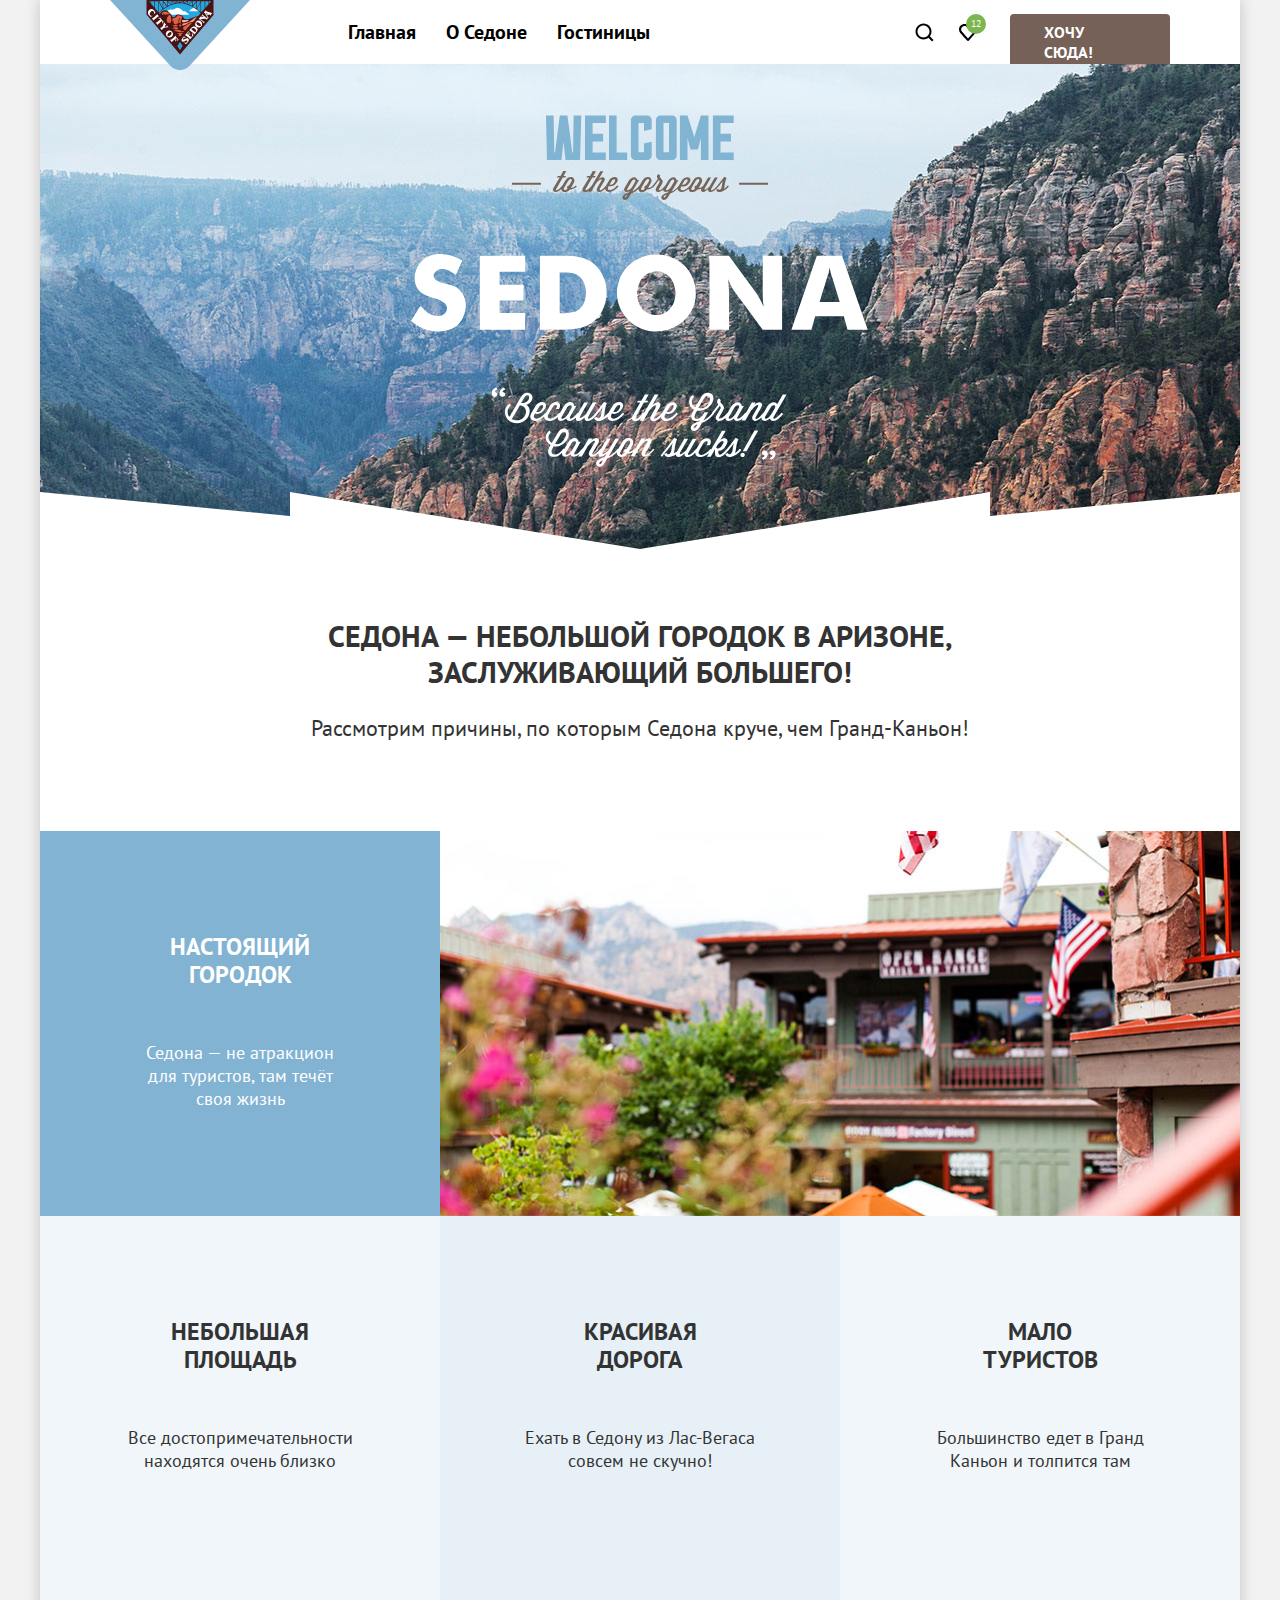
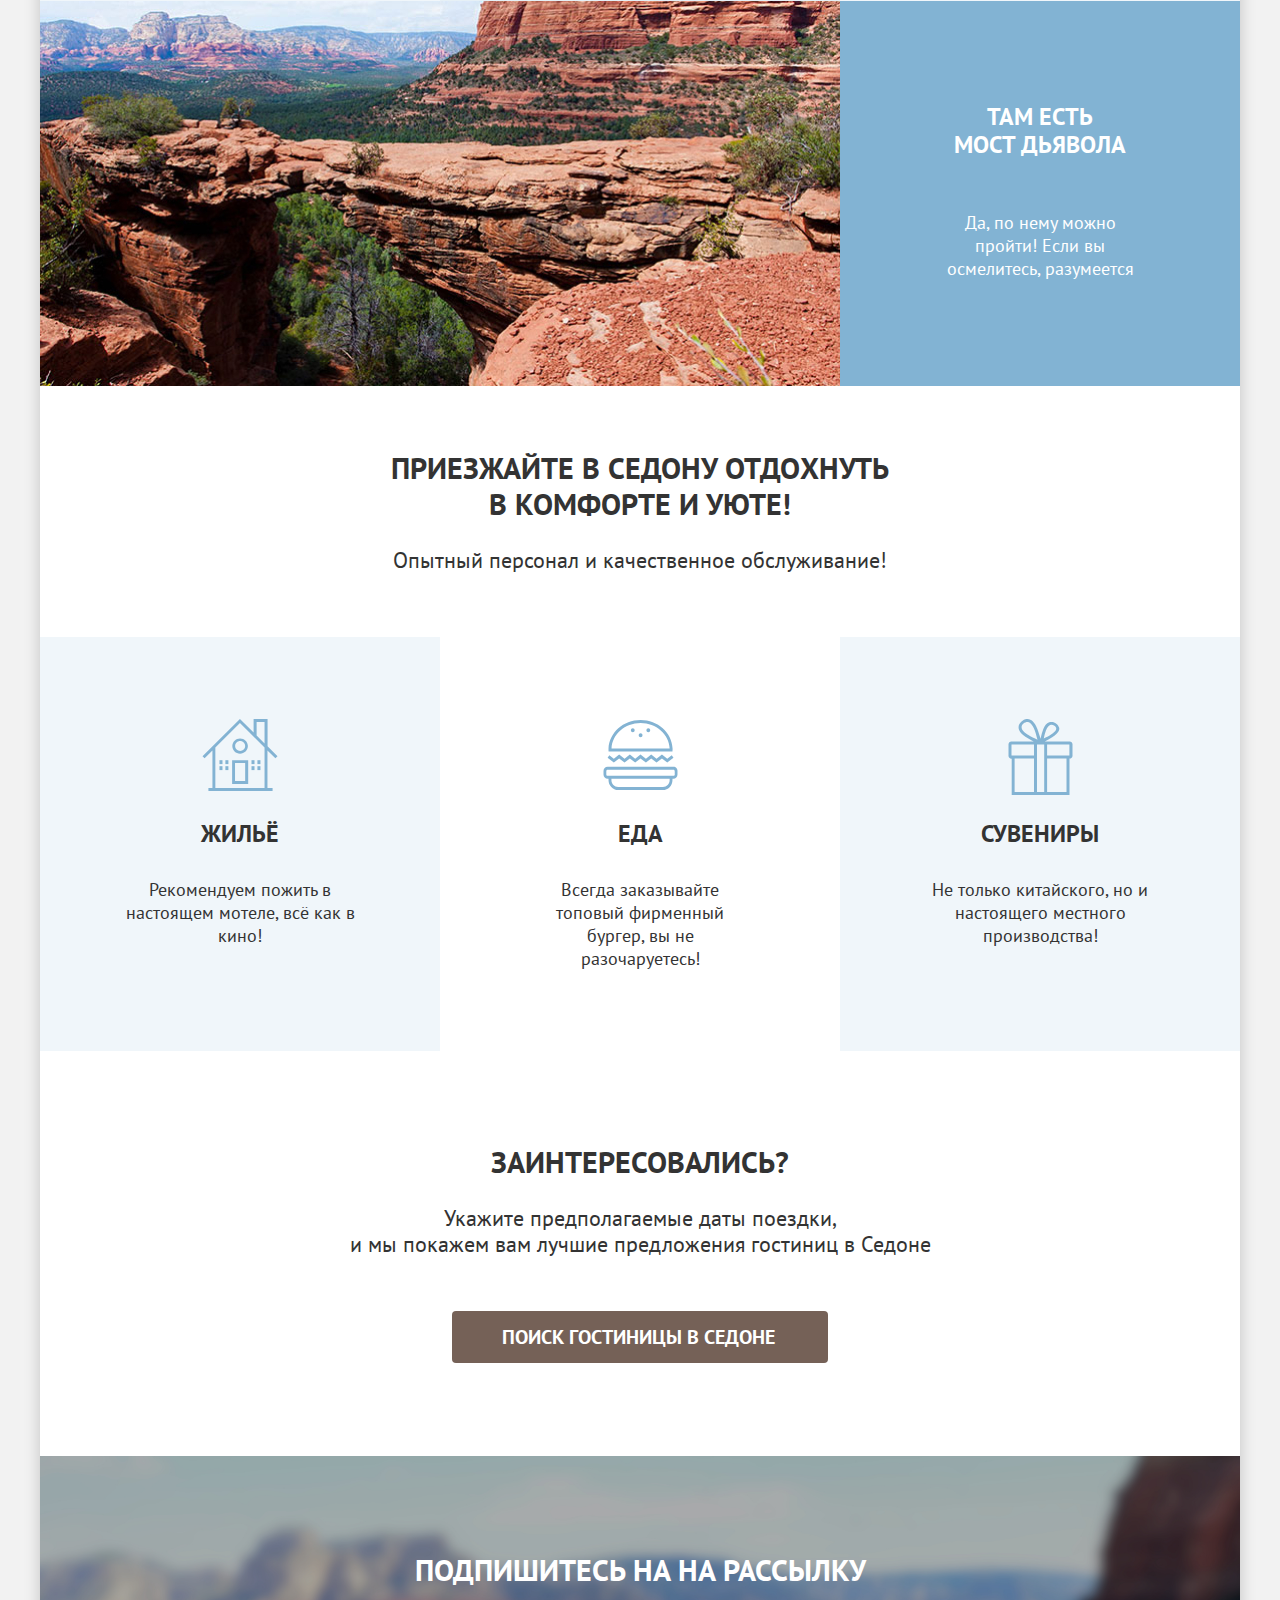
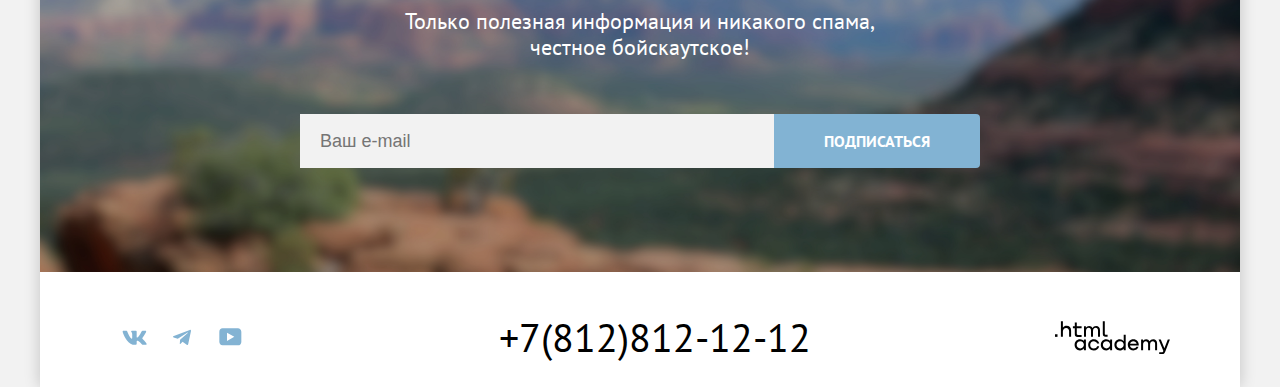
<file: 7/index.html>
<!DOCTYPE html>

<html lang="ru">

<head>
  <meta charset="utf-8">
  <link rel="stylesheet" href="styles/styles.css">
  <title>Добро пожаловать в Седону!</title>
  <base href="https://htmlacademy-htmlcss.github.io/2388439-sedona-1/7/">
</head>

<body>

  <div class="wrapper">

    <header class="header">

      <nav class="main-navigation">

        <a class="logo" href="index.html" aria-current="page"><img src="images/main-logo.svg" width="140" height="70" alt="Логотип Седона"></a>

        <ul class="navigation-list">

          <li>
            <a class="navigation-link" href="index.html" aria-current="page">Главная</a>
          </li>

          <li>
            <a class="navigation-link" href="#">О Седоне</a>
          </li>

          <li>
            <a class="navigation-link" href="catalog.html">Гостиницы</a>
          </li>

        </ul>

        <ul class="user-list">

          <li class="user-item">
            <a class="user-link user-link-search" href="#">
              <span class="visually-hidden">Поиск по сайту</span>
            </a>
          </li>
          <li class="user-item">
            <a class="user-link user-link-favorites" href="#">
              <span class="visually-hidden">В избранном</span>
              <span class="user-favorites-num">12</span>
            </a>
          </li>
          <li class="user-item user-item-button">
            <a href="#" class="button user-button">Хочу сюда!</a>
          </li>

        </ul>

      </nav>

    </header>

    <main class="main-page">

      <section class="hero">

        <h1 class="visually-hidden">Добро пожаловать в Седону! В небольшой городок в Аризоне</h1>

        <img src="images/main-title-sedona.svg" class="welcome" width="458" height="352" alt="Welcome to the gorgeous Sedona. Because the Grand Canyon sucks!">
      </section>

      <section class="advantages">

        <div class="advantages-description">

          <h2 class="main-page-title">Седона &#8212; небольшой городок в Аризоне,<br> заслуживающий большего!</h2>
          <p class="description-text advantages-description-text">Рассмотрим причины, по которым Седона круче, чем Гранд-Каньон!</p>

        </div>

        <ul class="advantages-list">

          <li class="advantages-item-content">

            <div class="advantages-wrapper">
              <h3 class="item-title advantages-item-title-content">Настоящий<br> городок</h3>
              <p class="advantages-item-text advantages-item-text-content">Седона &#8212; не атракцион для туристов, там течёт своя жизнь</p>
            </div>
            <img class="advantages-item-image-content" src="images/background-hotel.png" width="800" height="385" alt="Вид из окна одной из гостиниц Седоны.">

          </li>

          <li class="advantages-item">
            <h3 class="item-title advantages-item-title">Небольшая<br> площадь</h3>
            <p class="advantages-item-text main-page-text">Все достопримечательности находятся очень близко</p>
          </li>

          <li class="advantages-item">
            <h3 class="item-title advantages-item-title">Красивая<br> дорога</h3>
            <p class="advantages-item-text main-page-text">Ехать в Седону из Лас-Вегаса совсем не скучно!</p>
          </li>

          <li class="advantages-item">
            <h3 class="item-title advantages-item-title">Мало<br> туристов</h3>
            <p class="advantages-item-text main-page-text">Большинство едет в Гранд Каньон и толпится там</p>
          </li>

          <li class="advantages-item-content">
            <img class="advantages-image-content" src="images/background-devils-bridge.png" width="800" height="385" alt="Фотография моста дьявола">
            <div class="advantages-wrapper">
              <h3 class="item-title advantages-item-title-content">Там есть<br> мост дьявола</h3>
              <p class="advantages-item-text advantages-item-text-content">Да, по нему можно пройти! Если вы осмелитесь, разумеется</p>
            </div>
          </li>

        </ul>

      </section>

      <section class="services">

        <div class="services-description">

          <h2 class="main-page-title">Приезжайте в Седону отдохнуть<br> в комфорте и уюте!</h2>
          <p class="description-text">Опытный персонал и качественное обслуживание!</p>

        </div>

        <ul class="services-list">

          <li class="services-item services-item-home">
            <h3 class="item-title services-item-title">Жильё</h3>
            <p class="services-item-text main-page-text">Рекомендуем пожить в настоящем мотеле, всё как в кино!</p>
          </li>

          <li class="services-item services-item-food">
            <h3 class="item-title services-item-title">Еда</h3>
            <p class="services-item-text main-page-text">Всегда заказывайте топовый фирменный бургер, вы не разочаруетесь!</p>
          </li>

          <li class="services-item services-item-souvenir">
            <h3 class="item-title services-item-title">Сувениры</h3>
            <p class="services-item-text main-page-text">Не только китайского, но и настоящего местного производства!</p>
          </li>

        </ul>

      </section>

      <section class="search">

        <h2 class="search-description-title main-page-title">Заинтересовались?</h2>
        <p class="search-description-text description-text">Укажите предполагаемые даты поездки,<br> и мы покажем вам лучшие предложения гостиниц в Седоне</p>
        <a class="button search-button" href="catalog.html">Поиск гостиницы в Седоне</a>

      </section>

      <section class="subscribe">

        <h2 class="subscribe-title main-page-title">Подпишитесь на на рассылку</h2>
        <p class="subscribe-text description-text">Только полезная информация и никакого спама,<br> честное бойскаутское!</p>

        <form class="subscribe-form" action="https://echo.htmlacademy.ru" method="post">
          <label class="visually-hidden" for="subscribe-email">Введите ваш email</label>
          <input class="subscribe-input" id="subscribe-email" name="subscribe-email" type="email" placeholder="Ваш e-mail" required>
          <button class="subscribe-button button button-second" type="submit" value="Подписаться">Подписаться</button>
        </form>

      </section>

    </main>

    <footer class="main-footer">

      <section class="social">

        <h2 class="visually-hidden">Мы в социальных сетях</h2>

        <ul class="social-list">

          <li class="social-ltem">
            <a class="social-link social-link-vk" href="https://vk.com/htmlacademy">
              <span class="visually-hidden">Вконтакте</span>
            </a>
          </li>

          <li class="social-ltem">
            <a class="social-link social-link-tg" href="https://t.me/htmlacademy">
              <span class="visually-hidden">Telegram</span>
            </a>
          </li>

          <li class="social-ltem">
            <a class="social-link social-link-youtube" href="https://www.youtube.com/user/htmlacademyru">
              <span class="visually-hidden">YouTub</span>
            </a>
          </li>

        </ul>

      </section>

      <section class="contacts">

        <h2 class="contacts visually-hidden">Контакты</h2>
        <a href="tel:+78128121212" class="phone">+7(812)812-12-12</a>

      </section>

      <a class="developer" href="https://htmlacademy.ru/">
        <span class="visually-hidden">Сайт разработчика</span>
      </a>

    </footer>
  </div>
</body>

</html>
</file>
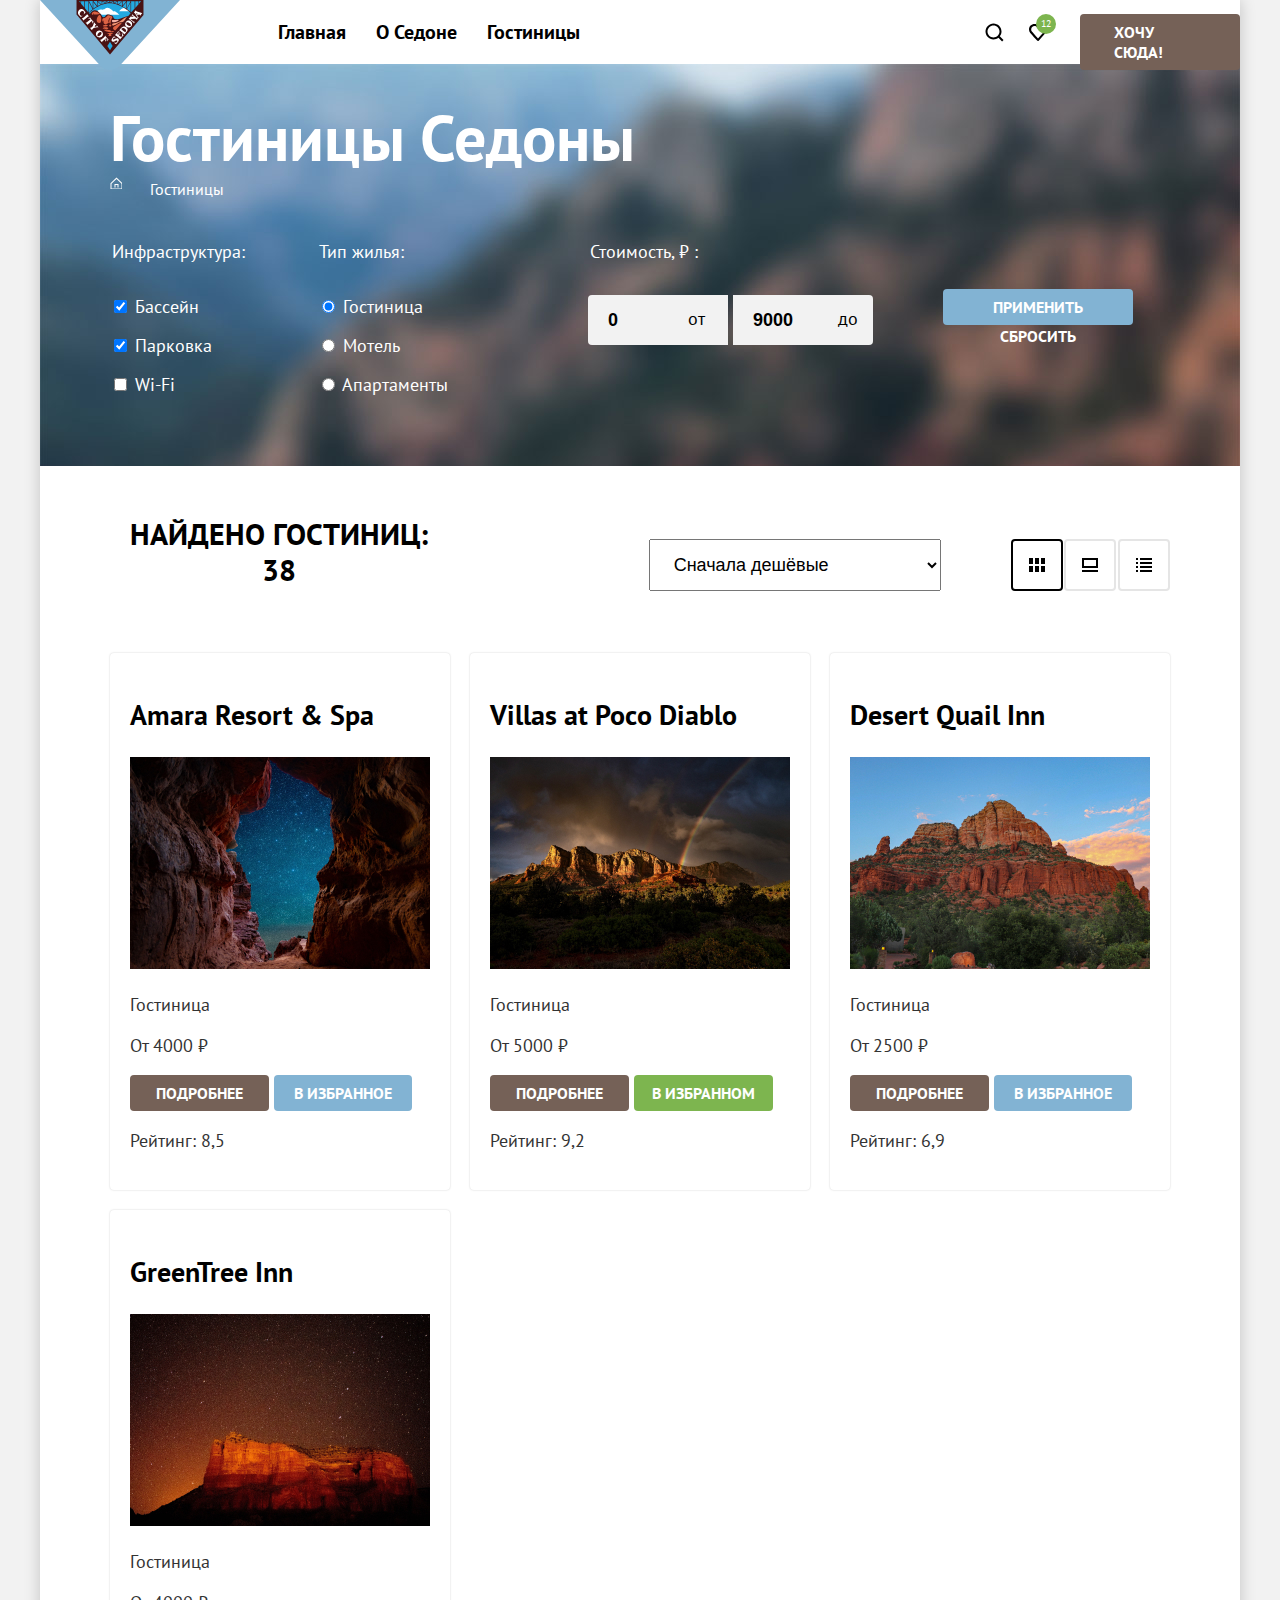
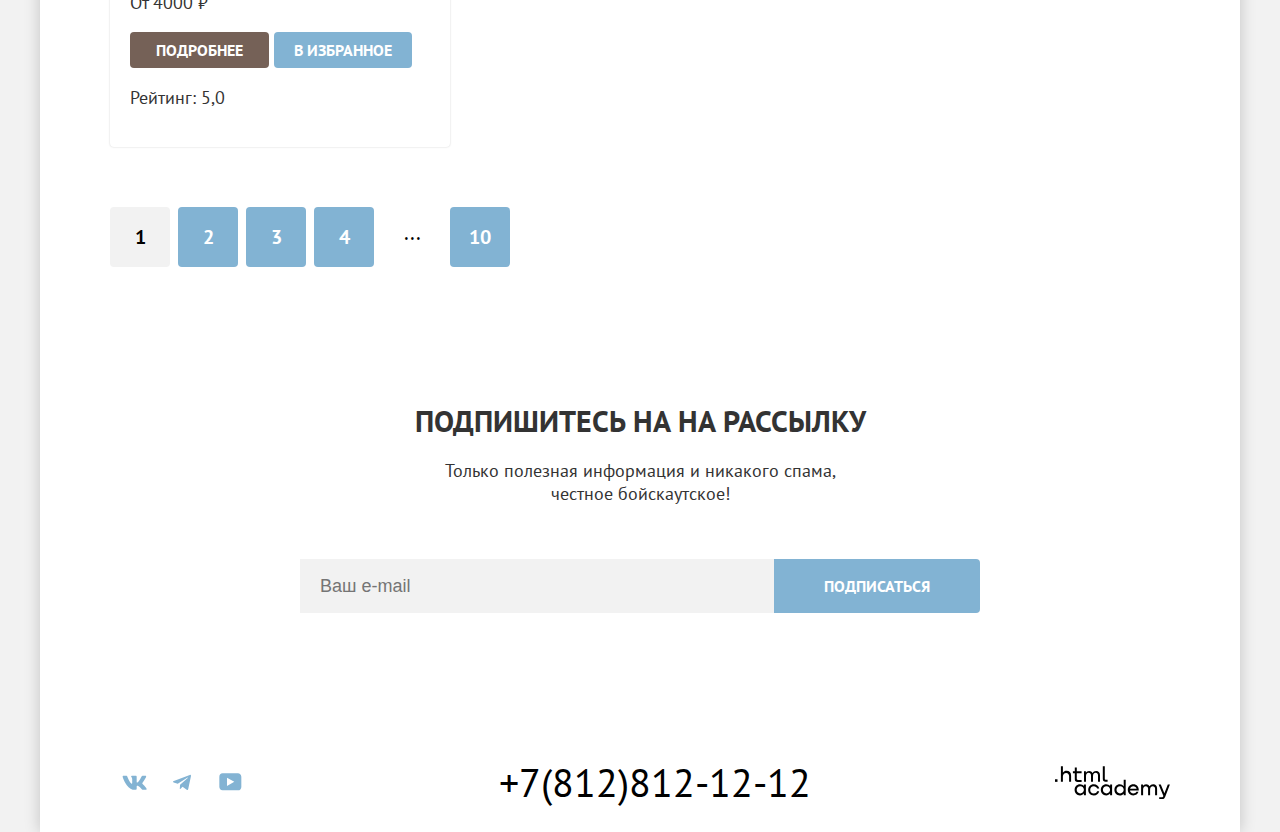
<file: catalog.html>
<!DOCTYPE html>
<html lang="ru">

<head>
  <meta charset="utf-8">
  <link rel="stylesheet" href="styles/styles.css">
  <title>Каталог гостиниц Седоны</title>
</head>

<body>
  <div class="wrapper">

    <header class="main-header">

      <nav class="main-navigation">

        <a class="logo" href="index.html"><img src="images/main-logo.svg" width="140" height="70" alt="Логотип Седона"></a>

        <ul class="navigation-list">

          <li class="navigation-item">
            <a class="navigation-link" href="index.html">Главная</a>
          </li>

          <li class="navigation-item">
            <a class="navigation-link" href="#">О Седоне</a>
          </li>

          <li class="navigation-item">
            <a class="navigation-link" href="catalog.html" aria-current="page">Гостиницы</a>
          </li>

        </ul>

        <ul class="user-list">

          <li class="user-item">
            <a class="user-link-search" href="#">
              <span class="visually-hidden">Поиск по сайту</span>
            </a>
          </li>
          <li class="user-item">
            <a class="user-link-favorites" href="#">
              <span class="visually-hidden">В избранном</span>
              <span class="user-favorites-num">12</span>
            </a>
          </li>
          <li class="user-item user-item-button">
            <a href="#" class="button user-button">Хочу сюда!</a>
          </li>

        </ul>

      </nav>

    </header>

    <main class="main-page">

      <section class="catalog">

        <h1 class="visually-hidden">Каталог гостиниц города Седона</h1>

        <div class="filter">

          <h2 class="catalog-title">Гостиницы Седоны</h2>

          <ul class="bread-crumbs-list">

            <li class="bread-crumbs-item">
              <a class="bread-crumbs-link" href="index.html">
                <span class="visually-hidden">На главную</span>
              </a>
            </li>

            <li class="bread-crumbs-item">
              <a class="bread-crumbs-link-hotels" href="catalog.html" aria-current="page">Гостиницы</a>
            </li>

          </ul>

          <form class="filter-form" action="https://echo.htmlacademy.ru/" method="get">

            <fieldset class="filter-form-group filter-form-group-check">
              <legend class="filter-title">Инфраструктура:</legend>

              <ul class="filter-list filter-list-inf">

                <li class="filter-item filter-item-inf">
                  <input class="input-inf" type="checkbox" checked id="pool">
                  <label class="label-inf label-pool" for="pool">Бассейн</label>
                </li>

                <li class="filter-item filter-item-inf">
                  <input class="input-inf" type="checkbox" checked id="parking">
                  <label for="parking">Парковка</label>
                </li>

                <li class="filter-item filter-item-inf">
                  <input class="input-inf" type="checkbox" id="wi-fi">
                  <label class="label-inf label-wi-fi" for="wi-fi">Wi-Fi</label>
                </li>

              </ul>

            </fieldset>

            <fieldset class="filter-form-group filter-form-group-radio">
              <legend class="filter-title">Тип жилья:</legend>

              <ul class="filter-list filter-list-housing">

                <li class="filter-item filter-item-housing">
                  <input class="input-housing" type="radio" name="type-of-housing" id="hotel" checked>
                  <label class="label-housing" for="hotel">Гостиница</label>
                </li>

                <li class="filter-item filter-item-housing">
                  <input class="input-housing" type="radio" name="type-of-housing" id="motel">
                  <label class="label-housing" for="motel">Мотель</label>
                </li>

                <li class="filter-item filter-item-housing">
                  <input class="input-housing" type="radio" name="type-of-housing" id="apartments">
                  <label class="label-housing" for="apartments">Апартаменты</label>
                </li>

              </ul>

            </fieldset>

            <fieldset class="filter-form-group filter-form-group-price">

              <legend class="filter-title">Стоимость, &#8381; :</legend>

              <input class="input-price input-price-from" name="price-min" id="apartments-min" value="0">
              <label class="label-price label-price-from" for="apartments-min">от</label>

              <input class="input-price input-price-to" name="price-max" id="apartments-max" value="9000">
              <label class="label-price label-price-to" for="apartments-max">до</label>

            </fieldset>

            <div class="filter-button-group">
              <button class="button-send button button-second" type="submit">Применить</button>
              <button class="button button-reset" type="reset">Сбросить</button>
            </div>

          </form>

        </div>

        <div class="catalog-sorting">

          <h2 class="main-page-title search-results-title">Найдено гостиниц: 38</h2>

          <select class="search-results-select" aria-label="Сортировка" name="sorting">
            <option class="search-results-inexpensive" value="inexpensive" selected>Сначала дешёвые</option>
            <option class="search-results-expensive" value="expensive">Сначала дорогие</option>
          </select>

          <ul class="display-view-list">

            <li>
              <a href="#" class="button-view button-view-card">
                <span class="visually-hidden">Вид карточками</span>
              </a>
            </li>

            <li>
              <a href="#" class="button-view button-view-preview">
                <span class="visually-hidden">Вид превью</span>
              </a>
            </li>

            <li>
              <a href="#" class="button-view button-view-list">
                <span class="visually-hidden">Вид списком</span>
              </a>
            </li>

          </ul>

        </div>

        <ul class="catalog-list">

          <li class="catalog-item">

            <a href="#" class="product-card-link">
              <h3 class="product-card-title">Amara Resort &#38; Spa</h3>
            </a>

            <a class="product-card">
              <img src="images/catalog/catalog-amara-resort-spa.jpg" width="300" height="212" alt="Amara Resort & Spa">
            </a>

            <p class="product-card-text">Гостиница</p>
            <p class="product-card-text">От <span>4000 &#8381;</span></p>
            <a href="#" class="button product-card-more">Подробнее</a>
            <button type="button" class="button button-second product-card-favorites">В избранное</button>

            <p class="hotels-rating-star hotels-rating-star-4">
              <span class="visually-hidden">Звездный рейтинг 4 из 5</span>
            </p>
            <p class="hotel-rating">Рейтинг: 8,5</p>

          </li>

          <li class="catalog-item">

            <a href="#" class="product-card-link">
              <h3 class="product-card-title">Villas at Poco Diablo</h3>
            </a>

            <a class="product-card">
              <img src="images/catalog/catalog-villas-at-poco-diablo.jpg" width="300" height="212" alt="Villas at Poco Diablo">
            </a>

            <p class="product-card-text">Гостиница</p>
            <p class="product-card-text">От <span>5000 &#8381;</span></p>
            <a href="#" class="button product-card-more">Подробнее</a>
            <button type="button" class="button product-card-in-favorites">В избранном</button>

            <p class="hotels-rating-star hotels-rating-star-4">
              <span class="visually-hidden">Звездный рейтинг 4 из 5</span>
            </p>
            <p class="hotel-rating">Рейтинг: 9,2</p>

          </li>

          <li class="catalog-item">

            <a href="#" class="product-card-link">
              <h3 class="product-card-title">Desert Quail Inn</h3>
            </a>

            <a class="product-card">
              <img src="images/catalog/catalog-desert-quail-inn.jpg" width="300" height="212" alt="Desert Quail Inn">
            </a>

            <p class="product-card-text">Гостиница</p>
            <p class="product-card-text">От <span>2500 &#8381;</span></p>
            <a href="#" class="button product-card-more">Подробнее</a>
            <button type="button" class="button button-second product-card-favorites">В избранное</button>

            <p class="hotels-rating-star hotels-rating-star-4">
              <span class="visually-hidden">Звездный рейтинг 3 из 5</span>
            </p>
            <p class="hotel-rating">Рейтинг: 6,9</p>

          </li>

          <li class="catalog-item">

            <a href="#" class="product-card-link">
              <h3 class="product-card-title">GreenTree Inn</h3>
            </a>

            <a class="product-card">
              <img src="images/catalog/catalog-green-tree-inn.jpg" width="300" height="212" alt="GreenTree Inn">
            </a>

            <p class="product-card-text">Гостиница</p>
            <p class="product-card-text">От <span>4000 &#8381;</span></p>
            <a href="#" class="button product-card-more">Подробнее</a>
            <button type="button" class="button button-second product-card-favorites">В избранное</button>

            <p class="hotels-rating-star hotels-rating-star-4">
              <span class="visually-hidden">Звездный рейтинг 2 из 5</span>
            </p>
            <p class="hotel-rating">Рейтинг: 5,0</p>

          </li>

        </ul>

        <ul class="pagination-list">

          <li>
            <a class="pagination-link pagination-current" href="#">1</a>
          </li>

          <li>
            <a class="pagination-link" href="#">2</a>
          </li>

          <li>
            <a class="pagination-link" href="#">3</a>
          </li>

          <li>
            <a class="pagination-link" href="#">4</a>
          </li>

          <li class="pagination-item pagination-item-points">
            <a class="pagination-link pagination-points" href="#">...</a>
          </li>

          <li>
            <a class="pagination-link" href="#">10</a>
          </li>

        </ul>

      </section>

      <section class="subscribe subscribe-inner">

        <h2 class="visually-hidden">Рассылка</h2>

        <div class="subscribe-description">

          <p class="subscribe-inner-title main-page-title">Подпишитесь на на рассылку</p>
          <p class="subscribe-inner-text main-page-text">Только полезная информация и никакого спама,<br> честное бойскаутское!</p>

        </div>

        <form class="subscribe-form" action="https://echo.htmlacademy.ru" method="post">
          <label class="visually-hidden" for="subscribe-email">Введите ваш email</label>
          <input class="subscribe-input" id="subscribe-email" name="subscribe-email" type="email" placeholder="Ваш e-mail" required>
          <button class="subscribe-button button button-second" type="submit" value="Подписаться">Подписаться</button>
        </form>

      </section>

    </main>

    <footer class="main-footer">

      <section class="social">

        <h2 class="visually-hidden">Мы в социальных сетях</h2>

        <ul class="social-list">

          <li class="social-ltem">
            <a class="social-link social-link-vk" href="https://vk.com/htmlacademy">
              <span class="visually-hidden">Вконтакте</span>
            </a>
          </li>

          <li class="social-ltem">
            <a class="social-link social-link-tg" href="https://t.me/htmlacademy">
              <span class="visually-hidden">Telegram</span>
            </a>
          </li>

          <li class="social-ltem">
            <a class="social-link social-link-youtube" href="https://www.youtube.com/user/htmlacademyru">
              <span class="visually-hidden">YouTub</span>
            </a>
          </li>

        </ul>

      </section>

      <section class="contacts">

        <h2 class="contacts visually-hidden">Контакты</h2>
        <a href="tel:+78128121212" class="phone">+7(812)812-12-12</a>

      </section>

      <a class="developer" href="https://htmlacademy.ru/">
        <span class="visually-hidden">Сайт разработчика</span>
      </a>

    </footer>
  </div>
</body>

</html>
</file>
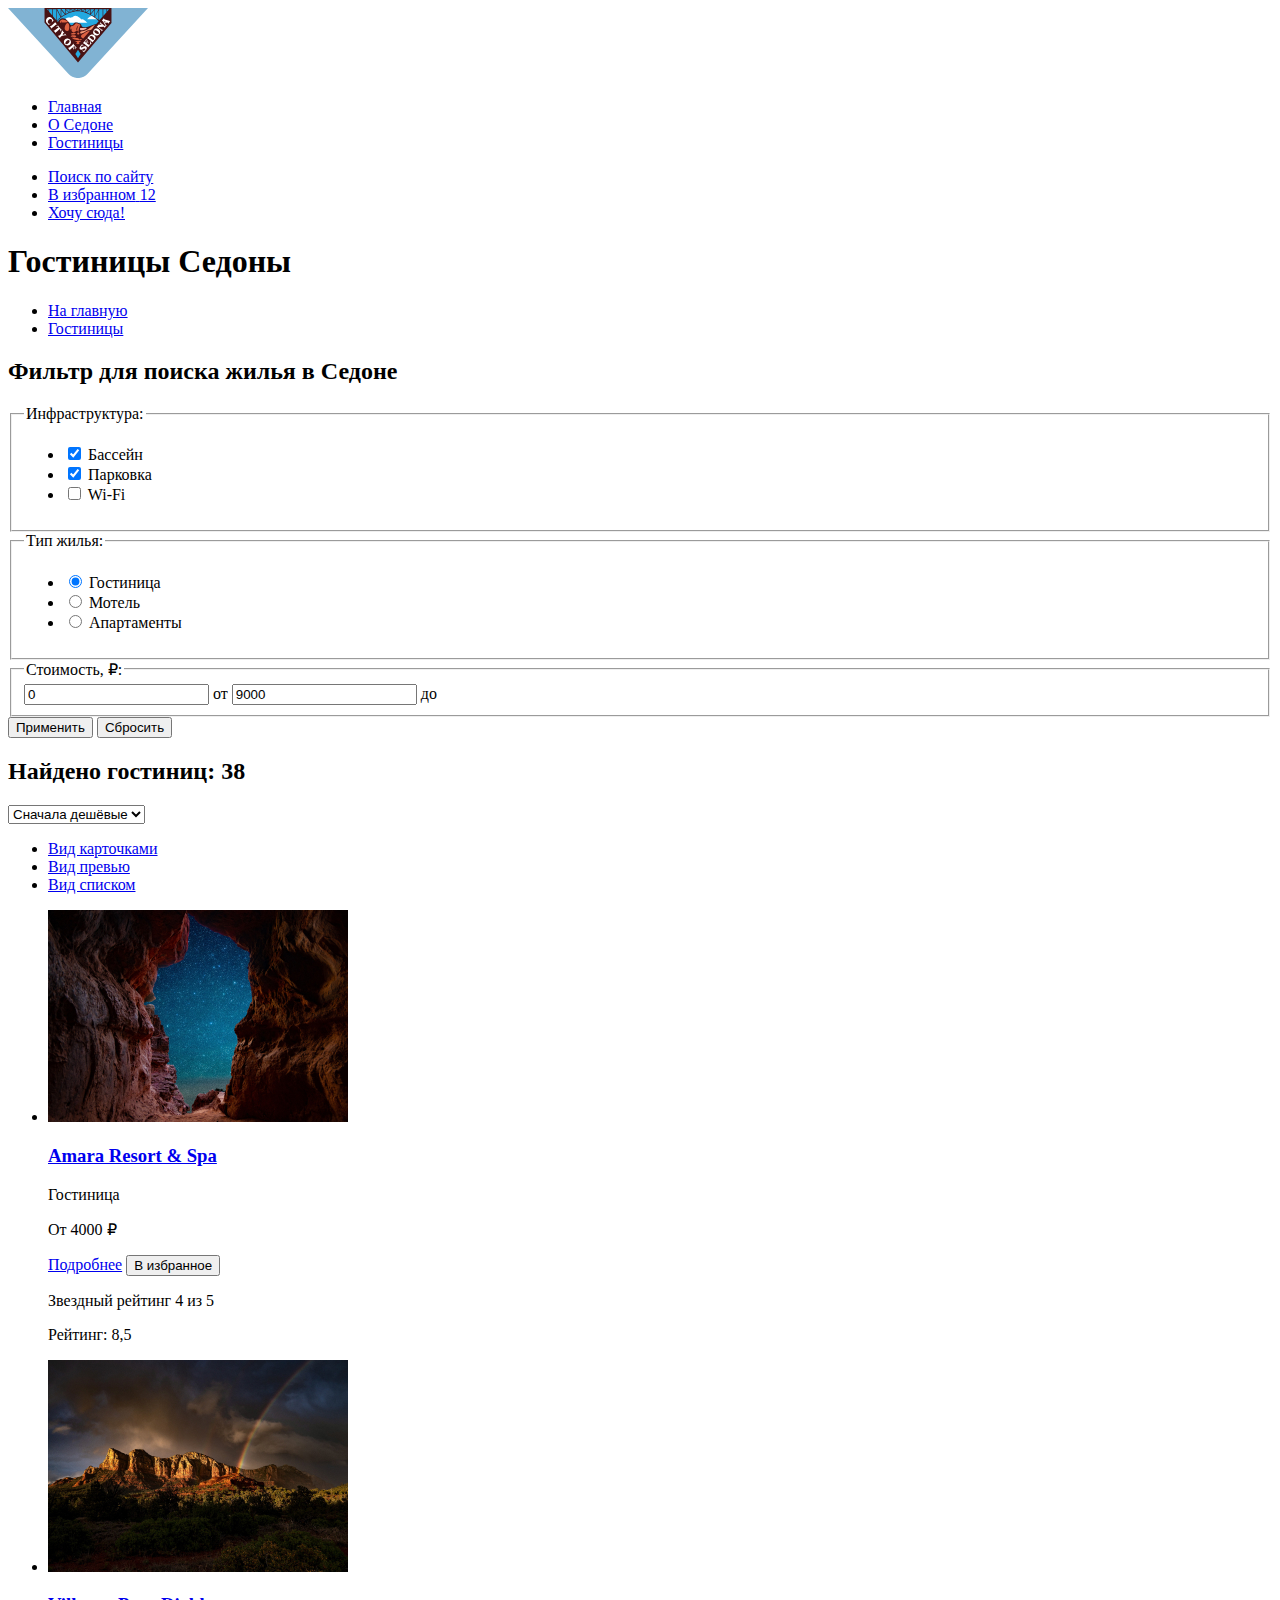
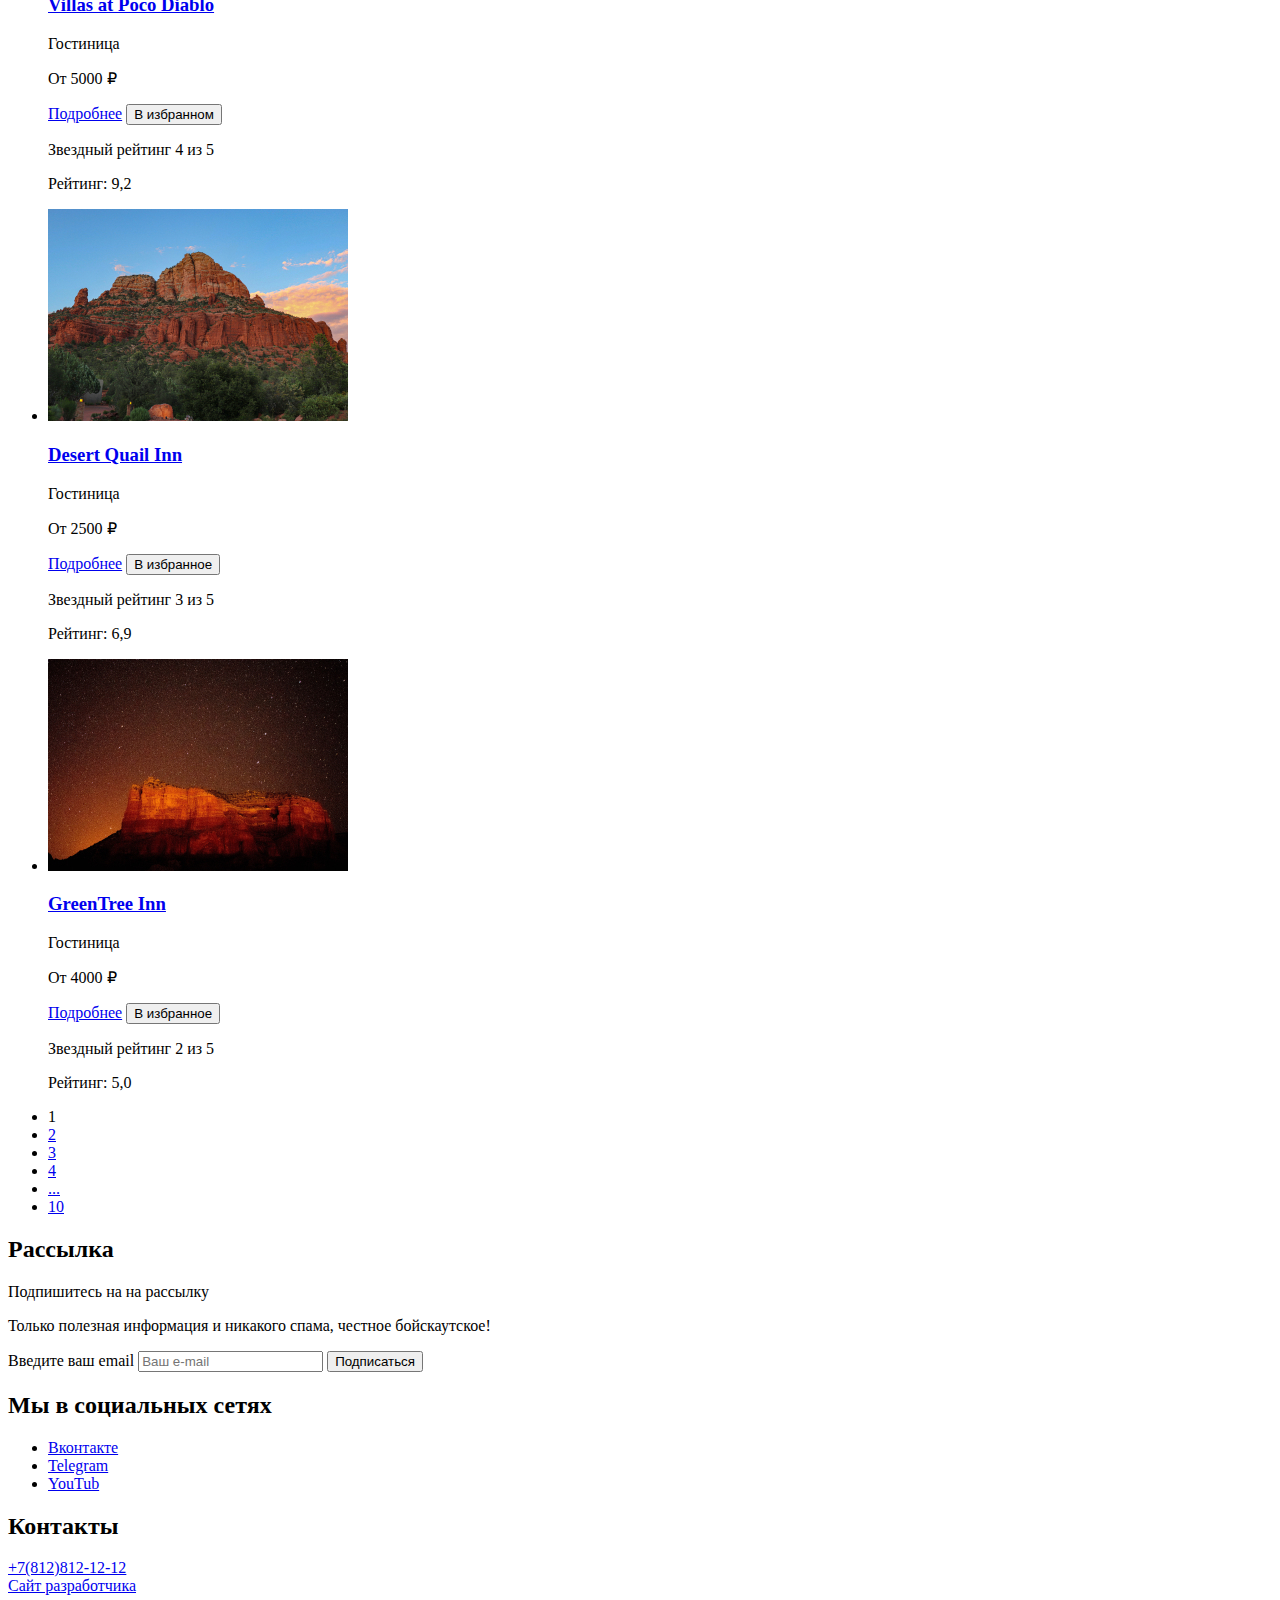
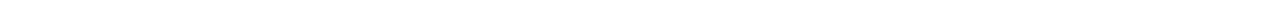
<file: 4/catalog.html>
<!DOCTYPE html>
<html lang="ru">
  <head>
    <meta charset="utf-8">
    <title>Каталог гостиниц Седоны</title>
    <base href="https://htmlacademy-htmlcss.github.io/2388439-sedona-1/4/">
</head>

  <body>

    <header class="main-header">

      <nav class="main-navigation">

        <a class="logo" href="index.html"><img src="images/main-logo.svg" width="140" height="70" alt="Логотип Седона"></a>

        <ul class="navigation-list list-reset">

          <li class="navigation-item">
            <a class="navigation-link" href="index.html">Главная</a>
          </li>

          <li class="navigation-item">
            <a class="navigation-link" href="#">О Седоне</a>
          </li>

          <li class="navigation-item">
            <a class="navigation-link" href="catalog.html" aria-current="page">Гостиницы</a>
          </li>

        </ul>

        <ul class="user-list list-reset">

          <li class="user-item">
            <a class="user-link" href="#">
              <span class="visually-hidden">Поиск по сайту</span>
            </a>
          </li>
          <li class="user-item">
            <a class="user-link" href="#">
              <span class="visually-hidden">В избранном</span>
              <span class="user-favorites-num">12</span>
            </a>
          </li>
          <li class="user-item">
            <a href="#" class=" button user-button button-modal">Хочу сюда!</a>
          </li>

        </ul>

      </nav>

    </header>

    <main class="main-inner">

        <section class="filter">

          <h1 class="main-inner-title">Гостиницы Седоны</h1>

          <div class="bread-crumbs">

            <ul class="list-reset bread-crumbs-list">

              <li class="bread-crumbs-item bread-crumbs-page">
                <a class="bread-crumbs-link bread-crumbs-link-page" href="index.html">На главную</a>
              </li>

              <li class="bread-crumbs-item bread-crumbs-link-hotels">
                <a class="bread-crumbs-link bread-crumbs-link-hotels" href="catalog.html" aria-current="page">Гостиницы</a>
              </li>

            </ul>

          </div>

          <h2 class="visually-hidden">Фильтр для поиска жилья в Седоне</h2>

          <form class="filter-form" action="https://echo.htmlacademy.ru/" method="get">

            <fieldset class="filter-form-group filter-form-group-check">
              <legend class="filter-title">Инфраструктура:</legend>

              <ul class="filter-list filter-list-inf list-reset">

                <li class="filter-item filter-item-inf">
                  <input class="input-inf" type="checkbox" checked id="pool">
                  <label class="label-inf" for="pool">Бассейн</label>
                </li>

                <li class="filter-item filter-item-inf">
                  <input class="input-inf" type="checkbox" checked id="parking">
                  <label for="parking">Парковка</label>
                </li>

                <li class="filter-item filter-item-inf">
                  <input class="input-inf" type="checkbox" id="wi-fi">
                  <label class="label-inf" for="wi-fi">Wi-Fi</label>
                </li>

              </ul>

            </fieldset>

            <fieldset class="filter-form-group filter-form-group-radio">
              <legend class="filter-title">Тип жилья:</legend>

              <ul class="filter-list filter-list-housing list-reset">

                <li class="filter-item filter-item-housing">
                  <input class="input-housing" type="radio" name="type-of-housing" id="hotel" checked>
                  <label class="label-housing" for="hotel">Гостиница</label>
                </li>

                <li class="filter-item filter-item-housing">
                  <input class="input-housing" type="radio" name="type-of-housing" id="motel">
                  <label class="label-housing" for="motel">Мотель</label>
                </li>

                <li class="filter-item filter-item-housing">
                  <input class="input-housing" type="radio" name="type-of-housing" id="apartments">
                  <label class="label-housing" for="apartments">Апартаменты</label>
                </li>
              </ul>

            </fieldset>

            <fieldset class="filter-form-group filter-form-group-price">

              <legend class="filter-title">Стоимость, &#8381;:</legend>

              <input class="input-price" name="price-min" id="apartments-min" value="0">
                <label class="label-price" for="apartments-min">от</label>

              <input class="input-price" name="price-max" id="apartments-max" value="9000">
                <label class="label-price" for="apartments-max">до</label>

            </fieldset>

            <button class="button-send button button-light" type="submit">Применить</button>
            <button class="button button-reset" type="reset" >Сбросить</button>

          </form>

        </section>

      <section class="search-results">

          <h2 class="search-results-title">
            Найдено гостиниц:
            <span>38</span>
          </h2>


        <select class="search-results-select" aria-label="Сортировка">
          <option class="search-results-inexpensive" value="inexpensive" selected>Сначала дешёвые</option>
          <option class="search-results-expensive" value="expensive">Сначала дорогие</option>
        </select>

      <ul class="display-view-list">

        <li>
          <a href="#" class="button-view button-view-card">
            <span class="visually-hidden">Вид карточками</span>
          </a>
        </li>

        <li>
          <a href="#" class="button-view button-view-preview">
            <span class="visually-hidden">Вид превью</span>
          </a>
        </li>

        <li>
          <a href="#" class="button-view button-view-list">
            <span class="visually-hidden">Вид списком</span>
          </a>
        </li>

      </ul>

        <ul class="catalog-list list-reset">

          <li class="catalog-item">

            <a  class="product-card">
              <img src="images/catalog/catalog-amara-resort-spa.jpg" width="300" height="212" alt="Amara Resort & Spa">
            </a>

            <a href="#" class="product-card-link">
              <h3 class="product-card-title">Amara Resort & Spa</h3>
            </a>

            <p class="product-card-text">Гостиница</p>
            <p class="product-card-text">От <span>4000  &#8381;</span></p>
            <a href="#" class="button product-card-more">Подробнее</a>
            <button type="button" class="button button-light product-card-favorites">В избранное</button>

            <p class="hotels-rating-star hotels-rating-star-4">
              <span class="visually-hidden">Звездный рейтинг 4 из 5</span>
            </p>
            <p class="hotel-rating">Рейтинг: 8,5</p>

          </li>

          <li class="catalog-item">

            <a  class="product-card">
              <img src="images/catalog/catalog-villas-at-poco-diablo.jpg" width="300" height="212" alt="Villas at Poco Diablo">
            </a>

            <a href="#" class="product-card-link">
              <h3 class="product-card-title">Villas at Poco Diablo</h3>
            </a>

            <p class="product-card-text">Гостиница</p>
            <p class="product-card-text">От <span>5000  &#8381;</span></p>
            <a href="#" class="button product-card-more">Подробнее</a>
            <button type="button" class="button button-light product-card-in-favorites">В избранном</button>

            <p class="hotels-rating-star hotels-rating-star-4">
              <span class="visually-hidden">Звездный рейтинг 4 из 5</span>
            </p>
            <p class="hotel-rating">Рейтинг: 9,2</p>

          </li>

          <li class="catalog-item">

            <a  class="product-card">
              <img src="images/catalog/catalog-desert-quail-inn.jpg" width="300" height="212" alt="Desert Quail Inn">
            </a>

            <a href="#" class="product-card-link">
              <h3 class="product-card-title">Desert Quail Inn</h3>
            </a>

            <p class="product-card-text">Гостиница</p>
            <p class="product-card-text">От <span>2500  &#8381;</span></p>
            <a href="#" class="button product-card-more">Подробнее</a>
            <button type="button" class="button button-light product-card-favorites">В избранное</button>

            <p class="hotels-rating-star hotels-rating-star-4">
              <span class="visually-hidden">Звездный рейтинг 3 из 5</span>
            </p>
            <p class="hotel-rating">Рейтинг: 6,9</p>

          </li>

          <li class="catalog-item">

            <a  class="product-card">
              <img src="images/catalog/catalog-green-tree-inn.jpg" width="300" height="212" alt="GreenTree Inn">
            </a>

            <a href="#" class="product-card-link">
              <h3 class="product-card-title">GreenTree Inn</h3>
            </a>

            <p class="product-card-text">Гостиница</p>
            <p class="product-card-text">От <span>4000  &#8381;</span></p>
            <a href="#" class="button product-card-more">Подробнее</a>
            <button type="button" class="button button-light product-card-favorites">В избранное</button>

            <p class="hotels-rating-star hotels-rating-star-4">
              <span class="visually-hidden">Звездный рейтинг 2 из 5</span>
            </p>
            <p class="hotel-rating">Рейтинг: 5,0</p>

          </li>

        </ul>

        <ul class="pagination-list">

          <li class="pagination-item">
            <a class="pagination-link pagination-current">1</a>
          </li>

          <li class="pagination-item">
            <a class="pagination-link" href="#">2</a>
          </li>

          <li class="pagination-item">
            <a class="pagination-link" href="#">3</a>
          </li>

          <li class="pagination-item">
            <a class="pagination-link" href="#">4</a>
          </li>

          <li class="pagination-item">
            <a class="pagination-link" href="#">...</a>
          </li>

          <li class="pagination-item">
            <a class="pagination-link" href="#">10</a>
          </li>

        </ul>
      </section>

      <section class="subscribe subscribe-inner">

        <h2 class="visually-hidden">Рассылка</h2>

        <div class="subscribe-description">

          <p class="subscribe-description-title main-page-title">Подпишитесь на на рассылку</p>
          <p class="subscribe-description-text main-page-text">Только полезная информация и никакого спама, честное бойскаутское!</p>

        </div>

        <form class="subscribe-form" action="https://echo.htmlacademy.ru" method="post">
          <label class="visually-hidden" for="subscribe-email">Введите ваш email</label>
          <input class="subscribe-input form-input" id="subscribe-email" name="subscribe-email" type="email" placeholder="Ваш e-mail" required>
          <button class="subscribe-button button button-light" type="submit" value="Подписаться">Подписаться</button>
        </form>

      </section>



    </main>

    <footer class="main-footer">

      <section class="social">

        <h2 class="visually-hidden">Мы в социальных сетях</h2>

        <ul class="social-list list-reset">

          <li class="social-ltem">
            <a class="social-link" href="https://vk.com/htmlacademy">
              <span class="visually-hidden">Вконтакте</span>
            </a>
          </li>

          <li class="social-ltem">
            <a class="social-link" href="https://t.me/htmlacademy">
              <span class="visually-hidden">Telegram</span>
            </a>
          </li>

          <li class="social-ltem">
            <a class="social-link" href="https://www.youtube.com/user/htmlacademyru">
              <span class="visually-hidden">YouTub</span>
            </a>
          </li>

        </ul>

      </section>

        <section>

          <h2 class="contacts visually-hidden">Контакты</h2>
          <a href="tel:+78128121212" class="phone">+7(812)812-12-12</a>

        </section>

        <a class="developer" href="https://htmlacademy.ru/">
          <span class="visually-hidden">Сайт разработчика</span>
        </a>

      </footer>

  </body>
</html>
</file>
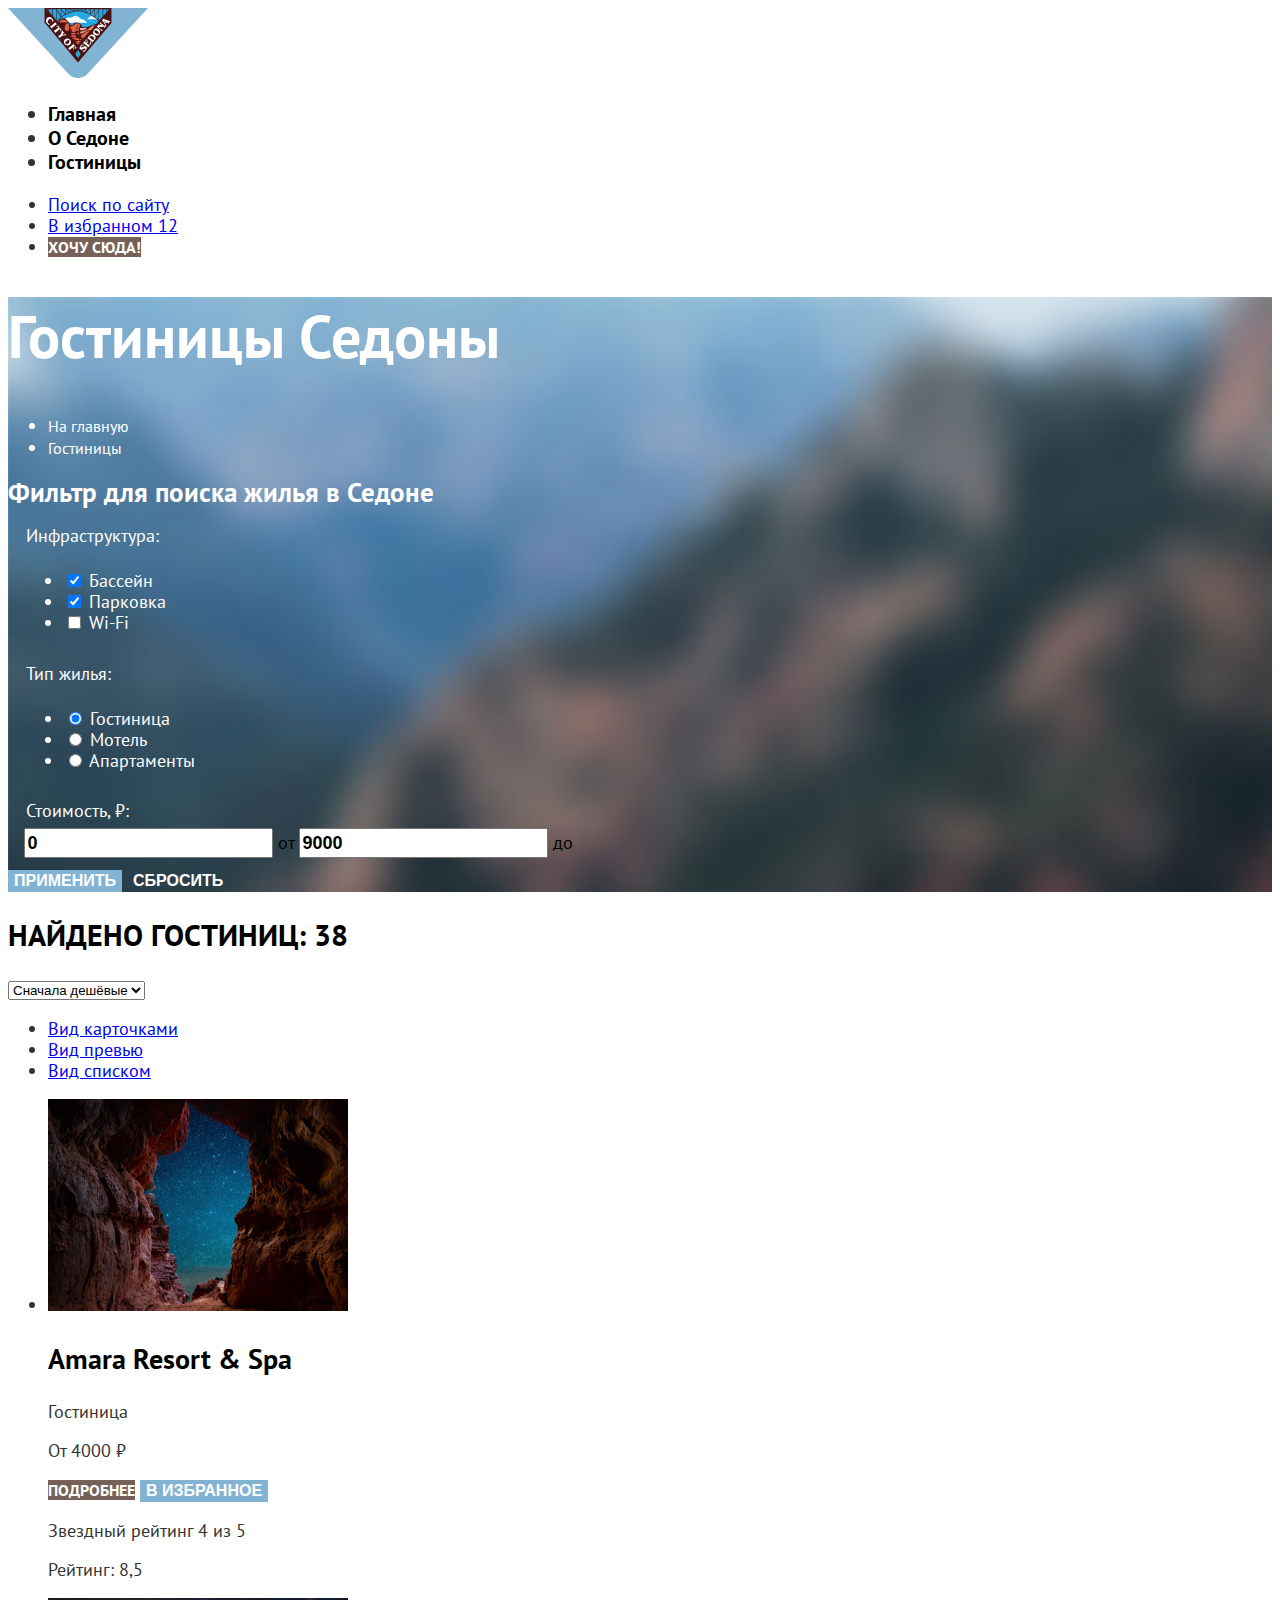
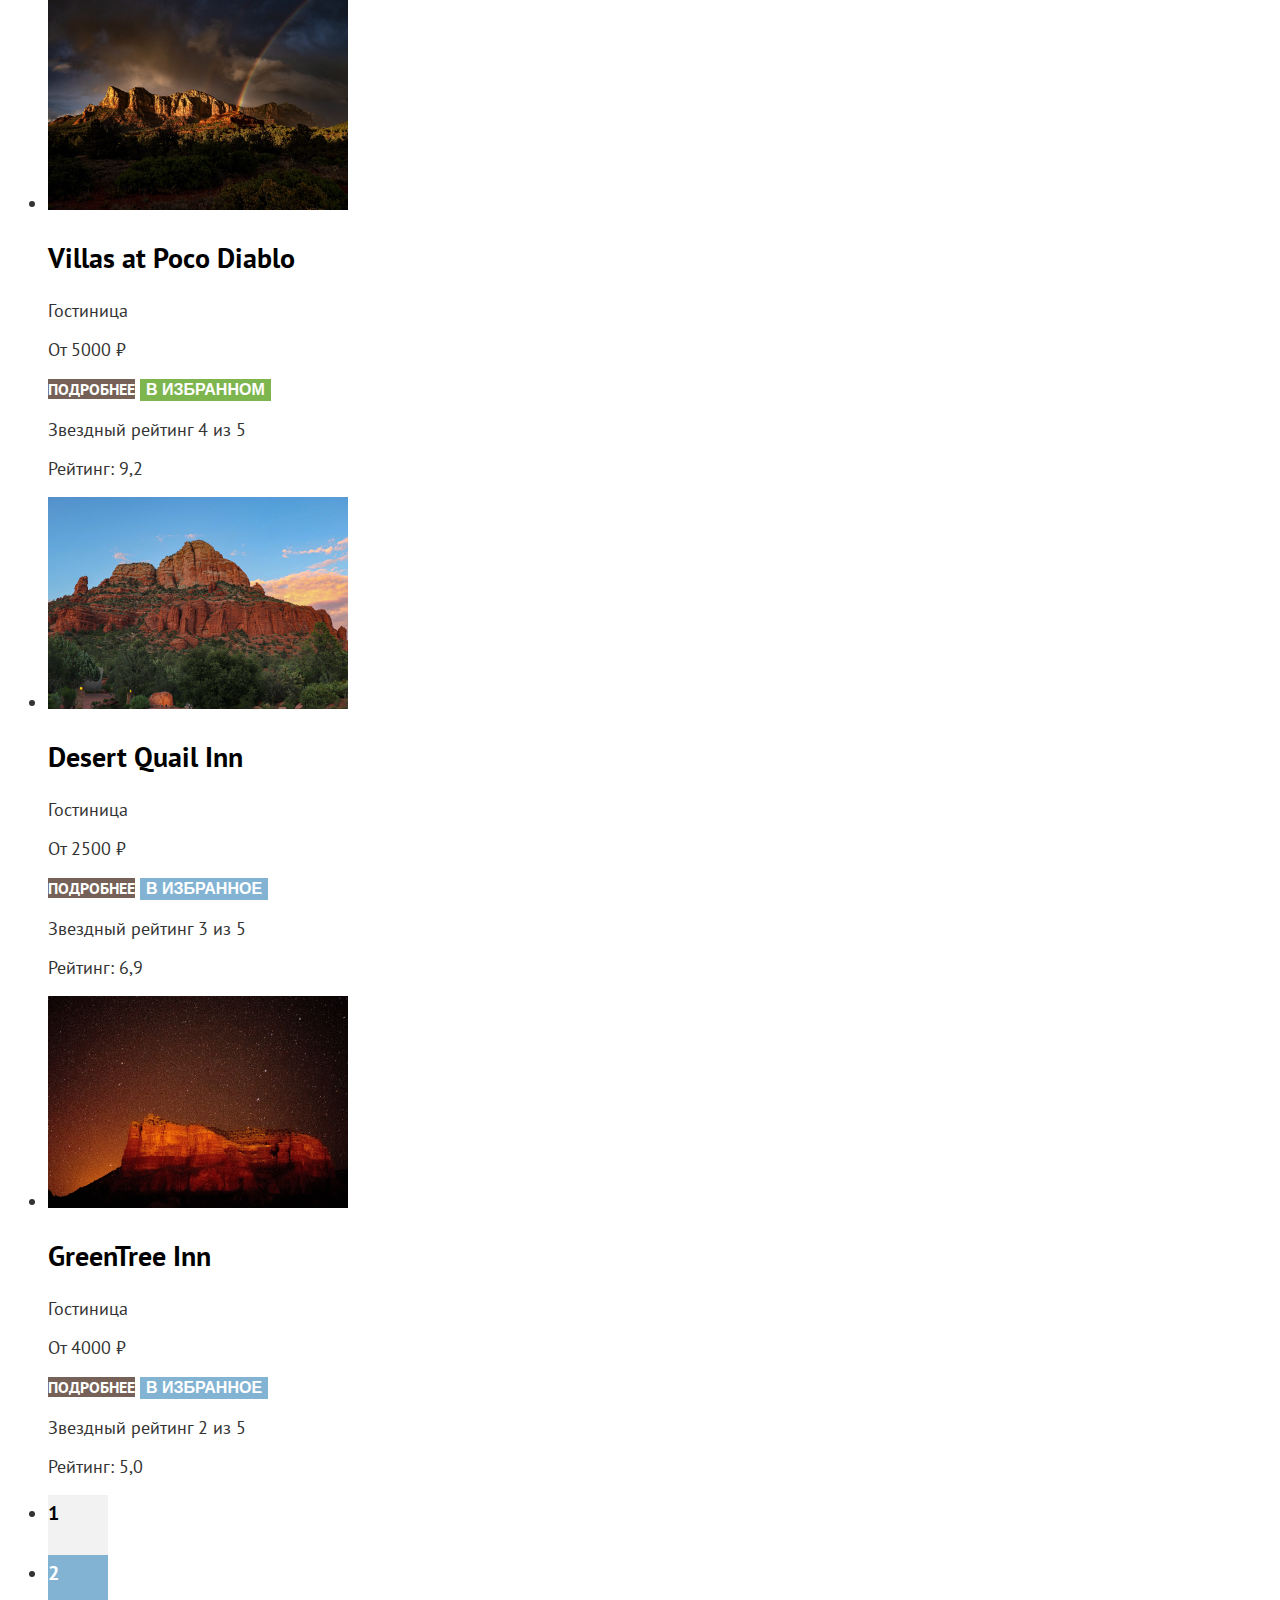
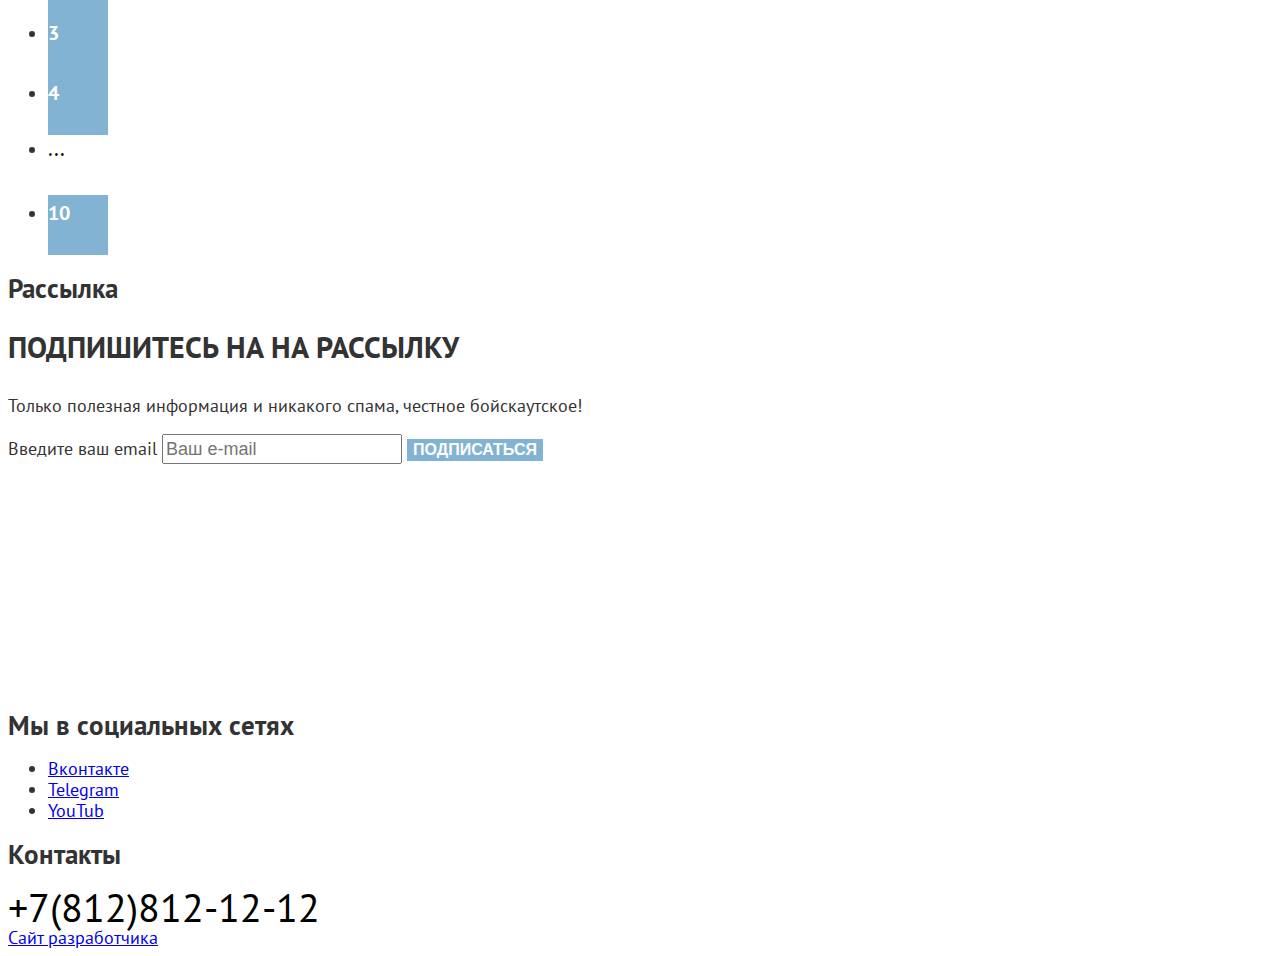
<file: 5/catalog.html>
<!DOCTYPE html>
<html lang="ru">
  <head>
    <meta charset="utf-8">
    <link rel="stylesheet" href="styles/styles.css">
    <title>Каталог гостиниц Седоны</title>
    <base href="https://htmlacademy-htmlcss.github.io/2388439-sedona-1/5/">
</head>

  <body>
    <div class="wrapper">
      <header class="main-header">

        <nav class="main-navigation">

          <a class="logo" href="index.html"><img src="images/main-logo.svg" width="140" height="70" alt="Логотип Седона"></a>

          <ul class="navigation-list">

            <li class="navigation-item">
              <a class="navigation-link" href="index.html">Главная</a>
            </li>

            <li class="navigation-item">
              <a class="navigation-link" href="#">О Седоне</a>
            </li>

            <li class="navigation-item">
              <a class="navigation-link" href="catalog.html" aria-current="page">Гостиницы</a>
            </li>

          </ul>

          <ul class="user-list">

            <li class="user-item">
              <a class="user-link user-link-search" href="#">
                <span class="visually-hidden">Поиск по сайту</span>
              </a>
            </li>
            <li class="user-item">
              <a class="user-link user-link-favorites" href="#">
                <span class="visually-hidden">В избранном</span>
                <span class="user-favorites-num">12</span>
              </a>
            </li>
            <li class="user-item">
              <a href="#" class=" button user-button button-modal">Хочу сюда!</a>
            </li>

          </ul>

        </nav>

      </header>

      <main class="main-inner">

          <section class="filter">

            <h1 class="main-inner-title">Гостиницы Седоны</h1>

            <div class="bread-crumbs">

              <ul class="bread-crumbs-list">

                <li class="bread-crumbs-item">
                  <a class="bread-crumbs-link" href="index.html">
                    <span class="bread-crumbs-link-page"></span>
                    <span class="visually-hidden">На главную</span>
                  </a>
                </li>

                <li class="bread-crumbs-item">
                  <a class="bread-crumbs-link bread-crumbs-link-hotels" href="catalog.html" aria-current="page">Гостиницы</a>
                </li>

              </ul>

            </div>

            <h2 class="visually-hidden">Фильтр для поиска жилья в Седоне</h2>

            <form class="filter-form" action="https://echo.htmlacademy.ru/" method="get">

              <fieldset class="filter-form-group filter-form-group-check">
                <legend class="filter-title">Инфраструктура:</legend>

                <ul class="filter-list filter-list-inf">

                  <li class="filter-item filter-item-inf">
                    <input class="input-inf" type="checkbox" checked id="pool">
                    <label class="label-inf label-pool" for="pool">Бассейн</label>
                  </li>

                  <li class="filter-item filter-item-inf">
                    <input class="input-inf" type="checkbox" checked id="parking">
                    <label for="parking">Парковка</label>
                  </li>

                  <li class="filter-item filter-item-inf">
                    <input class="input-inf" type="checkbox" id="wi-fi">
                    <label class="label-inf label-wi-fi" for="wi-fi">Wi-Fi</label>
                  </li>

                </ul>

              </fieldset>

              <fieldset class="filter-form-group filter-form-group-radio">
                <legend class="filter-title">Тип жилья:</legend>

                <ul class="filter-list filter-list-housing">

                  <li class="filter-item filter-item-housing">
                    <input class="input-housing" type="radio" name="type-of-housing" id="hotel" checked>
                    <label class="label-housing" for="hotel">Гостиница</label>
                  </li>

                  <li class="filter-item filter-item-housing">
                    <input class="input-housing" type="radio" name="type-of-housing" id="motel">
                    <label class="label-housing" for="motel">Мотель</label>
                  </li>

                  <li class="filter-item filter-item-housing">
                    <input class="input-housing" type="radio" name="type-of-housing" id="apartments">
                    <label class="label-housing" for="apartments">Апартаменты</label>
                  </li>
                </ul>

              </fieldset>

              <fieldset class="filter-form-group filter-form-group-price">

                <legend class="filter-title">Стоимость, &#8381;:</legend>

                <input class="input-price" name="price-min" id="apartments-min" value="0">
                  <label class="label-price" for="apartments-min">от</label>

                <input class="input-price" name="price-max" id="apartments-max" value="9000">
                  <label class="label-price" for="apartments-max">до</label>

              </fieldset>

              <button class="button-send button button-light" type="submit">Применить</button>
              <button class="button button-reset" type="reset">Сбросить</button>

            </form>

          </section>

        <section class="search-results">

            <h2 class="main-page-title search-results-title">Найдено гостиниц: 38</h2>

          <select class="search-results-select" aria-label="Сортировка">
            <option class="search-results-inexpensive" value="inexpensive" selected>Сначала дешёвые</option>
            <option class="search-results-expensive" value="expensive">Сначала дорогие</option>
          </select>

        <ul class="display-view-list">

          <li>
            <a href="#" class="button-view button-view-card">
              <span class="visually-hidden">Вид карточками</span>
            </a>
          </li>

          <li>
            <a href="#" class="button-view button-view-preview">
              <span class="visually-hidden">Вид превью</span>
            </a>
          </li>

          <li>
            <a href="#" class="button-view button-view-list">
              <span class="visually-hidden">Вид списком</span>
            </a>
          </li>

        </ul>

          <ul class="catalog-list">

            <li class="catalog-item">

              <a  class="product-card">
                <img src="images/catalog/catalog-amara-resort-spa.jpg" width="300" height="212" alt="Amara Resort & Spa">
              </a>

              <a href="#" class="product-card-link">
                <h3 class="product-card-title">Amara Resort &#38; Spa</h3>
              </a>

              <p class="product-card-text">Гостиница</p>
              <p class="product-card-text">От <span>4000  &#8381;</span></p>
              <a href="#" class="button product-card-more">Подробнее</a>
              <button type="button" class="button button-light product-card-favorites">В избранное</button>

              <p class="hotels-rating-star hotels-rating-star-4">
                <span class="visually-hidden">Звездный рейтинг 4 из 5</span>
              </p>
              <p class="hotel-rating">Рейтинг: 8,5</p>

            </li>

            <li class="catalog-item">

              <a  class="product-card">
                <img src="images/catalog/catalog-villas-at-poco-diablo.jpg" width="300" height="212" alt="Villas at Poco Diablo">
              </a>

              <a href="#" class="product-card-link">
                <h3 class="product-card-title">Villas at Poco Diablo</h3>
              </a>

              <p class="product-card-text">Гостиница</p>
              <p class="product-card-text">От <span>5000  &#8381;</span></p>
              <a href="#" class="button product-card-more">Подробнее</a>
              <button type="button" class="button product-card-in-favorites">В избранном</button>

              <p class="hotels-rating-star hotels-rating-star-4">
                <span class="visually-hidden">Звездный рейтинг 4 из 5</span>
              </p>
              <p class="hotel-rating">Рейтинг: 9,2</p>

            </li>

            <li class="catalog-item">

              <a  class="product-card">
                <img src="images/catalog/catalog-desert-quail-inn.jpg" width="300" height="212" alt="Desert Quail Inn">
              </a>

              <a href="#" class="product-card-link">
                <h3 class="product-card-title">Desert Quail Inn</h3>
              </a>

              <p class="product-card-text">Гостиница</p>
              <p class="product-card-text">От <span>2500  &#8381;</span></p>
              <a href="#" class="button product-card-more">Подробнее</a>
              <button type="button" class="button button-light product-card-favorites">В избранное</button>

              <p class="hotels-rating-star hotels-rating-star-4">
                <span class="visually-hidden">Звездный рейтинг 3 из 5</span>
              </p>
              <p class="hotel-rating">Рейтинг: 6,9</p>

            </li>

            <li class="catalog-item">

              <a  class="product-card">
                <img src="images/catalog/catalog-green-tree-inn.jpg" width="300" height="212" alt="GreenTree Inn">
              </a>

              <a href="#" class="product-card-link">
                <h3 class="product-card-title">GreenTree Inn</h3>
              </a>

              <p class="product-card-text">Гостиница</p>
              <p class="product-card-text">От <span>4000  &#8381;</span></p>
              <a href="#" class="button product-card-more">Подробнее</a>
              <button type="button" class="button button-light product-card-favorites">В избранное</button>

              <p class="hotels-rating-star hotels-rating-star-4">
                <span class="visually-hidden">Звездный рейтинг 2 из 5</span>
              </p>
              <p class="hotel-rating">Рейтинг: 5,0</p>

            </li>

          </ul>

          <ul class="pagination-list">

            <li class="pagination-item pagination-item-current">
              <a class="pagination-link pagination-current">1</a>
            </li>

            <li class="pagination-item">
              <a class="pagination-link" href="#">2</a>
            </li>

            <li class="pagination-item">
              <a class="pagination-link" href="#">3</a>
            </li>

            <li class="pagination-item">
              <a class="pagination-link" href="#">4</a>
            </li>

            <li class="pagination-item pagination-item-points">
              <a class="pagination-link pagination-points" href="#">...</a>
            </li>

            <li class="pagination-item">
              <a class="pagination-link" href="#">10</a>
            </li>

          </ul>
        </section>

        <section class="subscribe subscribe-inner">

          <h2 class="visually-hidden">Рассылка</h2>

          <div class="subscribe-description">

            <p class="subscribe-inner-title main-page-title">Подпишитесь на на рассылку</p>
            <p class="subscribe-inner-text main-page-text">Только полезная информация и никакого спама, честное бойскаутское!</p>

          </div>

          <form class="subscribe-form" action="https://echo.htmlacademy.ru" method="post">
            <label class="visually-hidden" for="subscribe-email">Введите ваш email</label>
            <input class="subscribe-input form-input" id="subscribe-email" name="subscribe-email" type="email" placeholder="Ваш e-mail" required>
            <button class="subscribe-button button button-light" type="submit" value="Подписаться">Подписаться</button>
          </form>

        </section>



      </main>

      <footer class="main-footer">

        <section class="social">

          <h2 class="visually-hidden">Мы в социальных сетях</h2>

          <ul class="social-list">

            <li class="social-ltem">
              <a class="social-link" href="https://vk.com/htmlacademy">
                <span class="visually-hidden">Вконтакте</span>
              </a>
            </li>

            <li class="social-ltem">
              <a class="social-link" href="https://t.me/htmlacademy">
                <span class="visually-hidden">Telegram</span>
              </a>
            </li>

            <li class="social-ltem">
              <a class="social-link" href="https://www.youtube.com/user/htmlacademyru">
                <span class="visually-hidden">YouTub</span>
              </a>
            </li>

          </ul>

        </section>

          <section>

            <h2 class="contacts visually-hidden">Контакты</h2>
            <a href="tel:+78128121212" class="phone">+7(812)812-12-12</a>

          </section>

          <a class="developer" href="https://htmlacademy.ru/">
            <span class="visually-hidden">Сайт разработчика</span>
          </a>

        </footer>
      </div>
  </body>
</html>
</file>
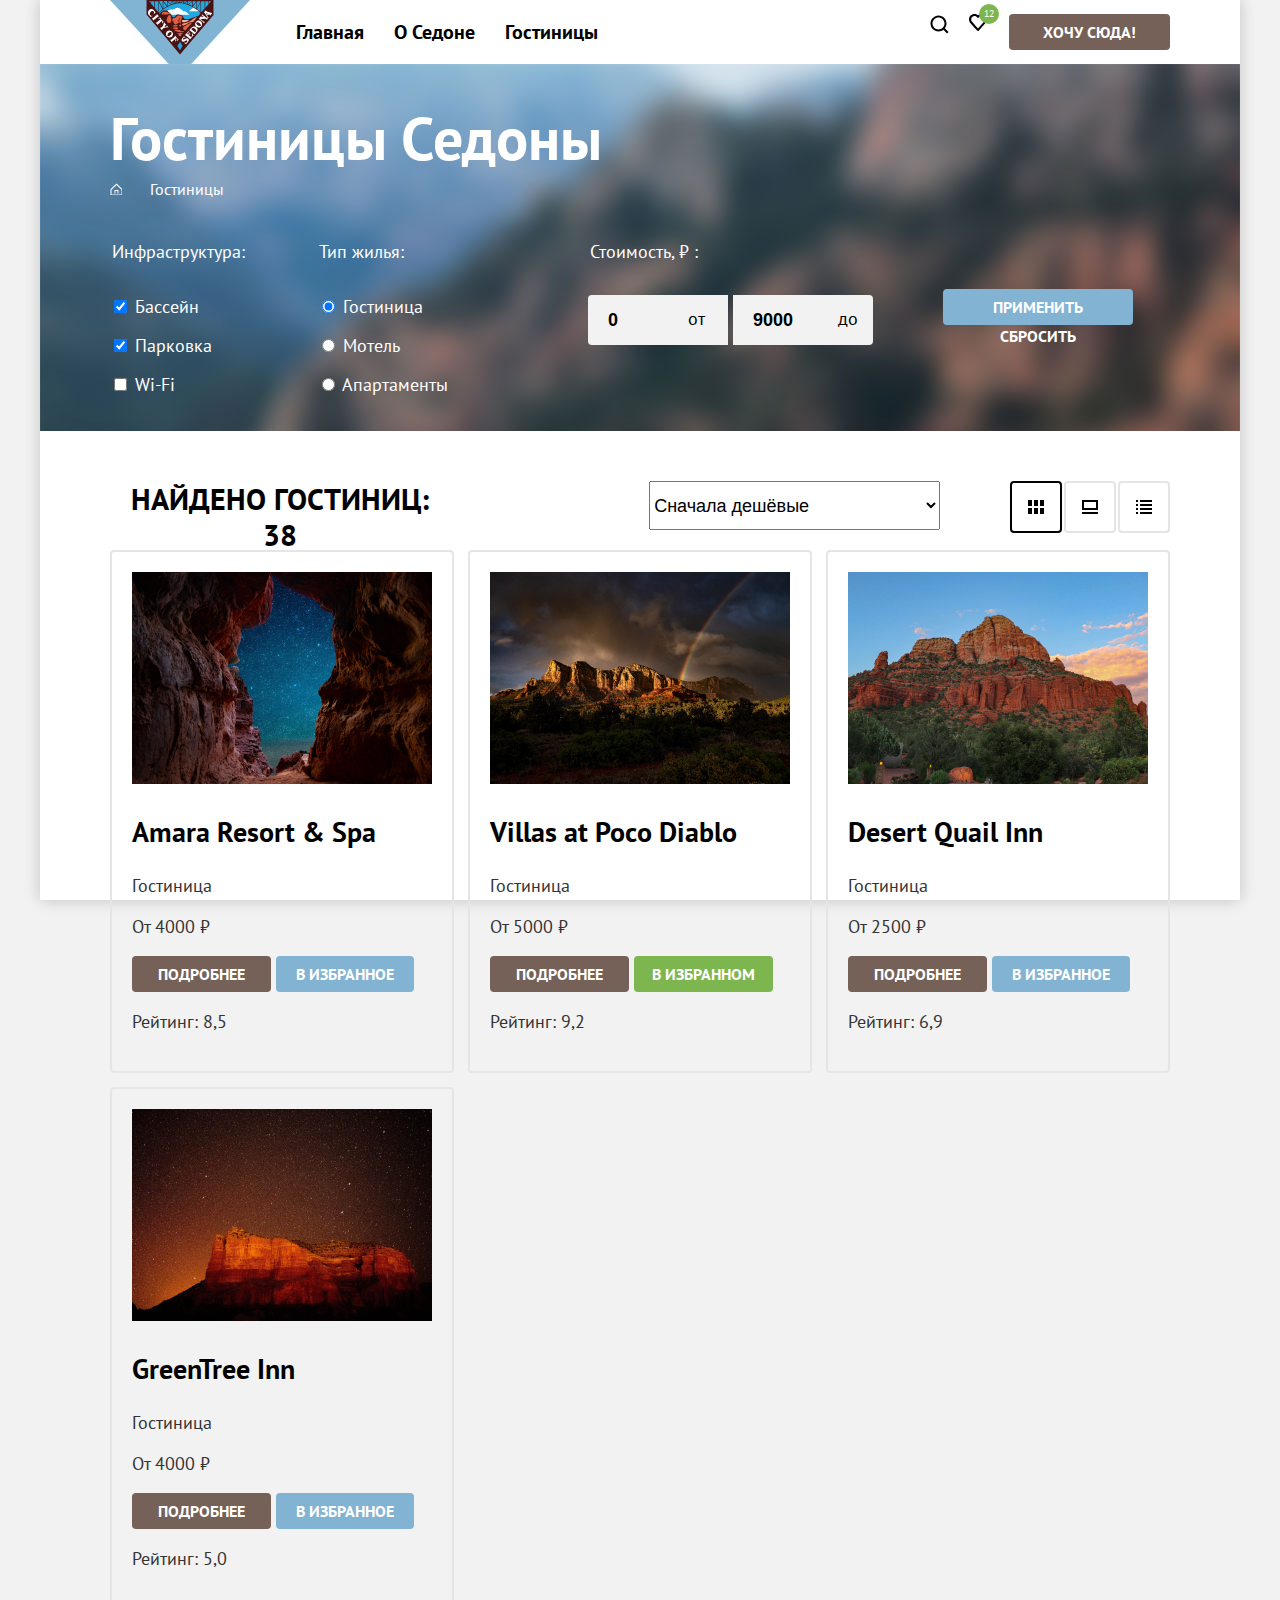
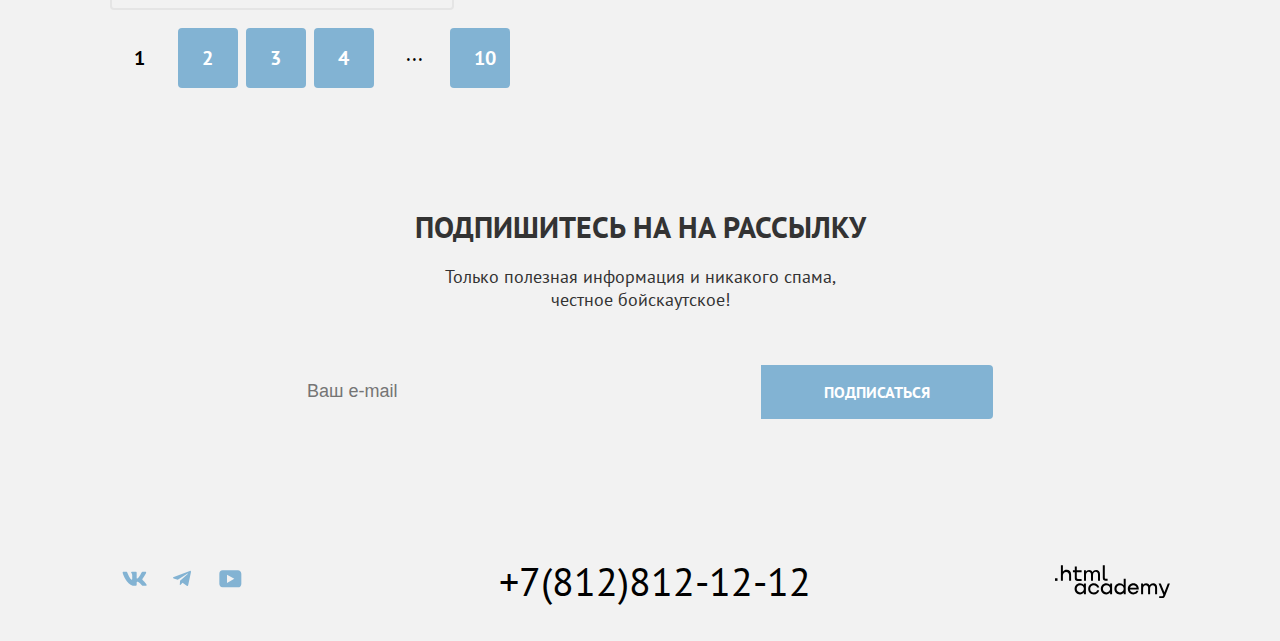
<file: 6/catalog.html>
<!DOCTYPE html>
<html lang="ru">

<head>
  <meta charset="utf-8">
  <link rel="stylesheet" href="styles/styles.css">
  <title>Каталог гостиниц Седоны</title>
  <base href="https://htmlacademy-htmlcss.github.io/2388439-sedona-1/6/">
</head>

<body>
  <div class="wrapper main-container">
    <header class="main-header">

      <nav class="main-navigation">

        <a class="logo" href="index.html"><img src="images/main-logo.svg" width="140" height="70" alt="Логотип Седона"></a>

        <ul class="navigation-list">

          <li class="navigation-item">
            <a class="navigation-link" href="index.html">Главная</a>
          </li>

          <li class="navigation-item">
            <a class="navigation-link" href="#">О Седоне</a>
          </li>

          <li class="navigation-item">
            <a class="navigation-link" href="catalog.html" aria-current="page">Гостиницы</a>
          </li>

        </ul>

        <ul class="user-list">

          <li class="user-item">
            <a class="user-link user-link-search" href="#">
              <span class="visually-hidden">Поиск по сайту</span>
            </a>
          </li>
          <li class="user-item">
            <a class="user-link user-link-favorites" href="#">
              <span class="visually-hidden">В избранном</span>
              <span class="user-favorites-num">12</span>
            </a>
          </li>
          <li class="user-item">
            <a href="#" class="button user-button button-modal">Хочу сюда!</a>
          </li>

        </ul>

      </nav>

    </header>

    <main class="main-inner">

      <section class="filter">

        <div class="bread-crumbs">

          <h1 class="main-inner-title">Гостиницы Седоны</h1>

          <ul class="bread-crumbs-list">

            <li class="bread-crumbs-item">
              <a class="bread-crumbs-link" href="index.html">
                <span class="visually-hidden">На главную</span>
              </a>
            </li>

            <li class="bread-crumbs-item">
              <a class="bread-crumbs-link-hotels" href="catalog.html" aria-current="page">Гостиницы</a>
            </li>

          </ul>

        </div>

        <h2 class="visually-hidden">Фильтр для поиска жилья в Седоне</h2>

        <form class="filter-form" action="https://echo.htmlacademy.ru/" method="get">

          <fieldset class="filter-form-group filter-form-group-check">
            <legend class="filter-title">Инфраструктура:</legend>

            <ul class="filter-list filter-list-inf">

              <li class="filter-item filter-item-inf">
                <input class="input-inf" type="checkbox" checked id="pool">
                <label class="label-inf label-pool" for="pool">Бассейн</label>
              </li>

              <li class="filter-item filter-item-inf">
                <input class="input-inf" type="checkbox" checked id="parking">
                <label for="parking">Парковка</label>
              </li>

              <li class="filter-item filter-item-inf">
                <input class="input-inf" type="checkbox" id="wi-fi">
                <label class="label-inf label-wi-fi" for="wi-fi">Wi-Fi</label>
              </li>

            </ul>

          </fieldset>

          <fieldset class="filter-form-group filter-form-group-radio">
            <legend class="filter-title">Тип жилья:</legend>

            <ul class="filter-list filter-list-housing">

              <li class="filter-item filter-item-housing">
                <input class="input-housing" type="radio" name="type-of-housing" id="hotel" checked>
                <label class="label-housing" for="hotel">Гостиница</label>
              </li>

              <li class="filter-item filter-item-housing">
                <input class="input-housing" type="radio" name="type-of-housing" id="motel">
                <label class="label-housing" for="motel">Мотель</label>
              </li>

              <li class="filter-item filter-item-housing">
                <input class="input-housing" type="radio" name="type-of-housing" id="apartments">
                <label class="label-housing" for="apartments">Апартаменты</label>
              </li>

            </ul>

          </fieldset>

          <fieldset class="filter-form-group filter-form-group-price">

            <legend class="filter-title">Стоимость, &#8381; :</legend>

            <input class="input-price input-price-from" name="price-min" id="apartments-min" value="0">
            <label class="label-price label-price-from" for="apartments-min">от</label>

            <input class="input-price input-price-to" name="price-max" id="apartments-max" value="9000">
            <label class="label-price label-price-to" for="apartments-max">до</label>

          </fieldset>

          <div class="filter-button-group">
            <button class="button-send button button-second" type="submit">Применить</button>
            <button class="button button-reset" type="reset">Сбросить</button>
          </div>

        </form>

      </section>

      <section class="search-results">

        <div class="catalog-sorting">

          <h2 class="main-page-title search-results-title">Найдено гостиниц: 38</h2>

          <select class="search-results-select" aria-label="Сортировка">
            <option class="search-results-inexpensive" value="inexpensive" selected>Сначала дешёвые</option>
            <option class="search-results-expensive" value="expensive">Сначала дорогие</option>
          </select>

          <ul class="display-view-list">

            <li>
              <a href="#" class="button-view button-view-card">
                <span class="visually-hidden">Вид карточками</span>
              </a>
            </li>

            <li>
              <a href="#" class="button-view button-view-preview">
                <span class="visually-hidden">Вид превью</span>
              </a>
            </li>

            <li>
              <a href="#" class="button-view button-view-list">
                <span class="visually-hidden">Вид списком</span>
              </a>
            </li>

          </ul>

        </div>
        <ul class="catalog-list">

          <li class="catalog-item">

            <a class="product-card">
              <img src="images/catalog/catalog-amara-resort-spa.jpg" width="300" height="212" alt="Amara Resort & Spa">
            </a>

            <a href="#" class="product-card-link">
              <h3 class="product-card-title">Amara Resort &#38; Spa</h3>
            </a>

            <p class="product-card-text">Гостиница</p>
            <p class="product-card-text">От <span>4000 &#8381;</span></p>
            <a href="#" class="button product-card-more">Подробнее</a>
            <button type="button" class="button button-second product-card-favorites">В избранное</button>

            <p class="hotels-rating-star hotels-rating-star-4">
              <span class="visually-hidden">Звездный рейтинг 4 из 5</span>
            </p>
            <p class="hotel-rating">Рейтинг: 8,5</p>

          </li>

          <li class="catalog-item">

            <a class="product-card">
              <img src="images/catalog/catalog-villas-at-poco-diablo.jpg" width="300" height="212" alt="Villas at Poco Diablo">
            </a>

            <a href="#" class="product-card-link">
              <h3 class="product-card-title">Villas at Poco Diablo</h3>
            </a>

            <p class="product-card-text">Гостиница</p>
            <p class="product-card-text">От <span>5000 &#8381;</span></p>
            <a href="#" class="button product-card-more">Подробнее</a>
            <button type="button" class="button product-card-in-favorites">В избранном</button>

            <p class="hotels-rating-star hotels-rating-star-4">
              <span class="visually-hidden">Звездный рейтинг 4 из 5</span>
            </p>
            <p class="hotel-rating">Рейтинг: 9,2</p>

          </li>

          <li class="catalog-item">

            <a class="product-card">
              <img src="images/catalog/catalog-desert-quail-inn.jpg" width="300" height="212" alt="Desert Quail Inn">
            </a>

            <a href="#" class="product-card-link">
              <h3 class="product-card-title">Desert Quail Inn</h3>
            </a>

            <p class="product-card-text">Гостиница</p>
            <p class="product-card-text">От <span>2500 &#8381;</span></p>
            <a href="#" class="button product-card-more">Подробнее</a>
            <button type="button" class="button button-second product-card-favorites">В избранное</button>

            <p class="hotels-rating-star hotels-rating-star-4">
              <span class="visually-hidden">Звездный рейтинг 3 из 5</span>
            </p>
            <p class="hotel-rating">Рейтинг: 6,9</p>

          </li>

          <li class="catalog-item">

            <a class="product-card">
              <img src="images/catalog/catalog-green-tree-inn.jpg" width="300" height="212" alt="GreenTree Inn">
            </a>

            <a href="#" class="product-card-link">
              <h3 class="product-card-title">GreenTree Inn</h3>
            </a>

            <p class="product-card-text">Гостиница</p>
            <p class="product-card-text">От <span>4000 &#8381;</span></p>
            <a href="#" class="button product-card-more">Подробнее</a>
            <button type="button" class="button button-second product-card-favorites">В избранное</button>

            <p class="hotels-rating-star hotels-rating-star-4">
              <span class="visually-hidden">Звездный рейтинг 2 из 5</span>
            </p>
            <p class="hotel-rating">Рейтинг: 5,0</p>

          </li>

        </ul>

        <ul class="pagination-list">

          <li class="pagination-item pagination-item-current">
            <a class="pagination-link pagination-current" href="#">1</a>
          </li>

          <li class="pagination-item">
            <a class="pagination-link" href="#">2</a>
          </li>

          <li class="pagination-item">
            <a class="pagination-link" href="#">3</a>
          </li>

          <li class="pagination-item">
            <a class="pagination-link" href="#">4</a>
          </li>

          <li class="pagination-item pagination-item-points">
            <a class="pagination-link pagination-points" href="#">...</a>
          </li>

          <li class="pagination-item">
            <a class="pagination-link" href="#">10</a>
          </li>

        </ul>
      </section>

      <section class="subscribe subscribe-inner">

        <h2 class="visually-hidden">Рассылка</h2>

        <div class="subscribe-description">

          <p class="subscribe-inner-title main-page-title">Подпишитесь на на рассылку</p>
          <p class="subscribe-inner-text main-page-text">Только полезная информация и никакого спама,<br> честное бойскаутское!</p>

        </div>

        <form class="subscribe-form" action="https://echo.htmlacademy.ru" method="post">
          <label class="visually-hidden" for="subscribe-email">Введите ваш email</label>
          <input class="subscribe-input" id="subscribe-email" name="subscribe-email" type="email" placeholder="Ваш e-mail" required>
          <button class="subscribe-button button button-second" type="submit" value="Подписаться">Подписаться</button>
        </form>

      </section>

    </main>

    <footer class="main-footer">

      <section class="social">

        <h2 class="visually-hidden">Мы в социальных сетях</h2>

        <ul class="social-list">

          <li class="social-ltem">
            <a class="social-link social-link-vk" href="https://vk.com/htmlacademy">
              <span class="visually-hidden">Вконтакте</span>
            </a>
          </li>

          <li class="social-ltem">
            <a class="social-link social-link-tg" href="https://t.me/htmlacademy">
              <span class="visually-hidden">Telegram</span>
            </a>
          </li>

          <li class="social-ltem">
            <a class="social-link social-link-youtube" href="https://www.youtube.com/user/htmlacademyru">
              <span class="visually-hidden">YouTub</span>
            </a>
          </li>

        </ul>

      </section>

      <section class="contacts">

        <h2 class="contacts visually-hidden">Контакты</h2>
        <a href="tel:+78128121212" class="phone">+7(812)812-12-12</a>

      </section>

      <a class="developer" href="https://htmlacademy.ru/">
        <span class="visually-hidden">Сайт разработчика</span>
      </a>

    </footer>
  </div>
</body>

</html>
</file>
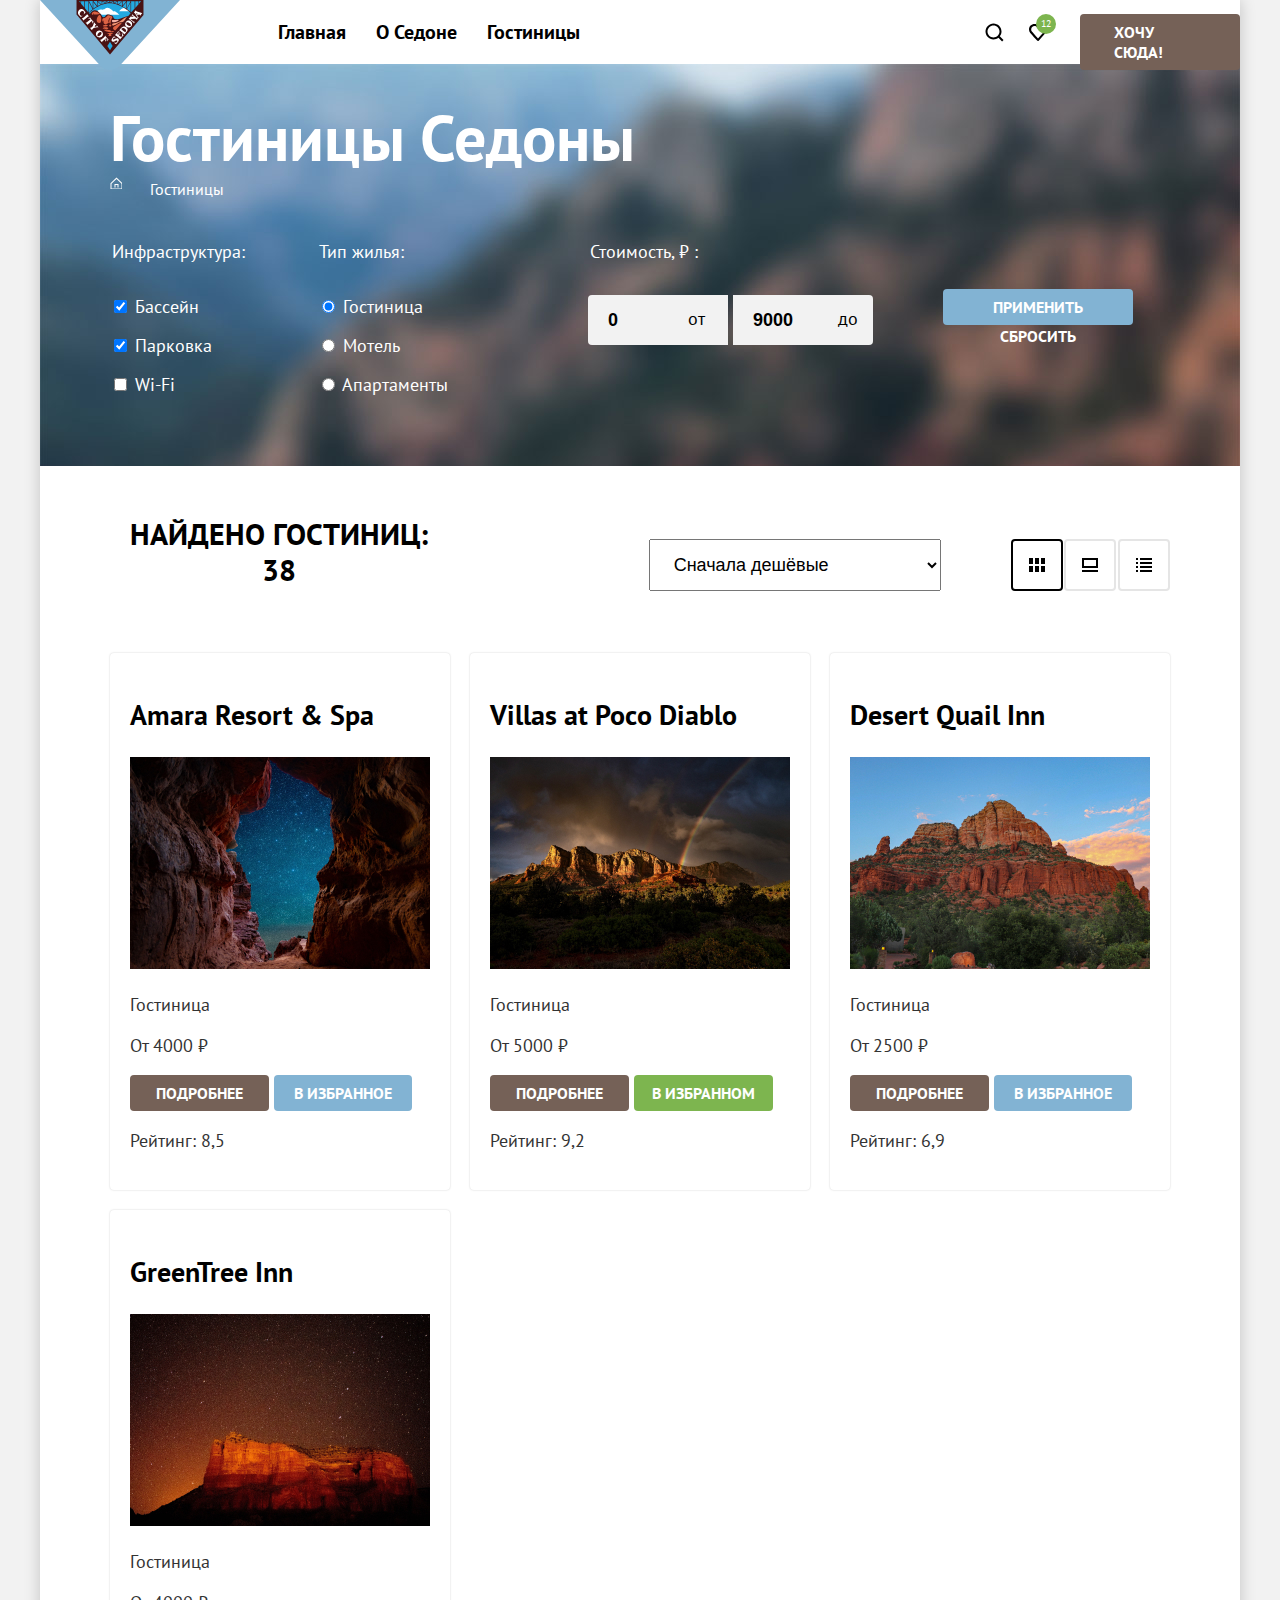
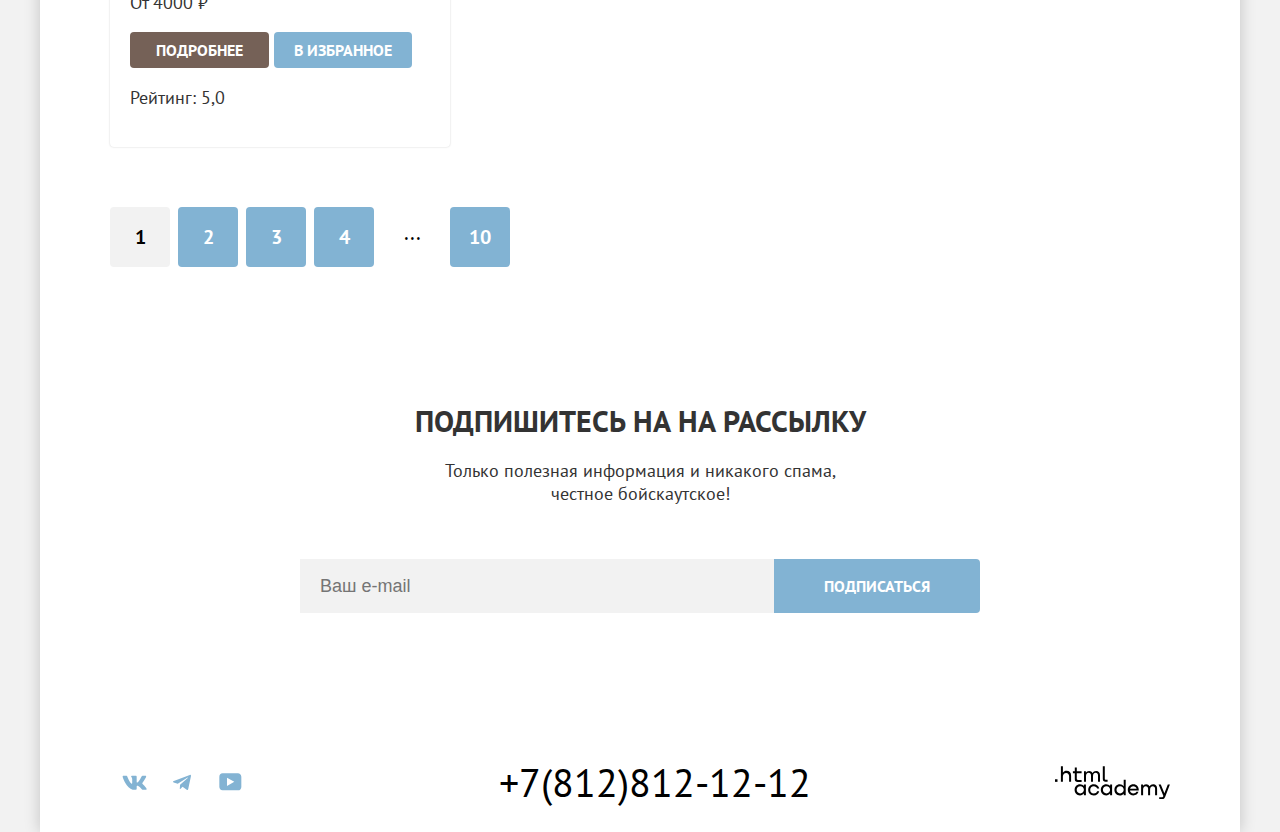
<file: 7/catalog.html>
<!DOCTYPE html>
<html lang="ru">

<head>
  <meta charset="utf-8">
  <link rel="stylesheet" href="styles/styles.css">
  <title>Каталог гостиниц Седоны</title>
  <base href="https://htmlacademy-htmlcss.github.io/2388439-sedona-1/7/">
</head>

<body>
  <div class="wrapper">

    <header class="main-header">

      <nav class="main-navigation">

        <a class="logo" href="index.html"><img src="images/main-logo.svg" width="140" height="70" alt="Логотип Седона"></a>

        <ul class="navigation-list">

          <li class="navigation-item">
            <a class="navigation-link" href="index.html">Главная</a>
          </li>

          <li class="navigation-item">
            <a class="navigation-link" href="#">О Седоне</a>
          </li>

          <li class="navigation-item">
            <a class="navigation-link" href="catalog.html" aria-current="page">Гостиницы</a>
          </li>

        </ul>

        <ul class="user-list">

          <li class="user-item">
            <a class="user-link-search" href="#">
              <span class="visually-hidden">Поиск по сайту</span>
            </a>
          </li>
          <li class="user-item">
            <a class="user-link-favorites" href="#">
              <span class="visually-hidden">В избранном</span>
              <span class="user-favorites-num">12</span>
            </a>
          </li>
          <li class="user-item user-item-button">
            <a href="#" class="button user-button">Хочу сюда!</a>
          </li>

        </ul>

      </nav>

    </header>

    <main class="main-page">

      <section class="catalog">

        <h1 class="visually-hidden">Каталог гостиниц города Седона</h1>

        <div class="filter">

          <h2 class="catalog-title">Гостиницы Седоны</h2>

          <ul class="bread-crumbs-list">

            <li class="bread-crumbs-item">
              <a class="bread-crumbs-link" href="index.html">
                <span class="visually-hidden">На главную</span>
              </a>
            </li>

            <li class="bread-crumbs-item">
              <a class="bread-crumbs-link-hotels" href="catalog.html" aria-current="page">Гостиницы</a>
            </li>

          </ul>

          <form class="filter-form" action="https://echo.htmlacademy.ru/" method="get">

            <fieldset class="filter-form-group filter-form-group-check">
              <legend class="filter-title">Инфраструктура:</legend>

              <ul class="filter-list filter-list-inf">

                <li class="filter-item filter-item-inf">
                  <input class="input-inf" type="checkbox" checked id="pool">
                  <label class="label-inf label-pool" for="pool">Бассейн</label>
                </li>

                <li class="filter-item filter-item-inf">
                  <input class="input-inf" type="checkbox" checked id="parking">
                  <label for="parking">Парковка</label>
                </li>

                <li class="filter-item filter-item-inf">
                  <input class="input-inf" type="checkbox" id="wi-fi">
                  <label class="label-inf label-wi-fi" for="wi-fi">Wi-Fi</label>
                </li>

              </ul>

            </fieldset>

            <fieldset class="filter-form-group filter-form-group-radio">
              <legend class="filter-title">Тип жилья:</legend>

              <ul class="filter-list filter-list-housing">

                <li class="filter-item filter-item-housing">
                  <input class="input-housing" type="radio" name="type-of-housing" id="hotel" checked>
                  <label class="label-housing" for="hotel">Гостиница</label>
                </li>

                <li class="filter-item filter-item-housing">
                  <input class="input-housing" type="radio" name="type-of-housing" id="motel">
                  <label class="label-housing" for="motel">Мотель</label>
                </li>

                <li class="filter-item filter-item-housing">
                  <input class="input-housing" type="radio" name="type-of-housing" id="apartments">
                  <label class="label-housing" for="apartments">Апартаменты</label>
                </li>

              </ul>

            </fieldset>

            <fieldset class="filter-form-group filter-form-group-price">

              <legend class="filter-title">Стоимость, &#8381; :</legend>

              <input class="input-price input-price-from" name="price-min" id="apartments-min" value="0">
              <label class="label-price label-price-from" for="apartments-min">от</label>

              <input class="input-price input-price-to" name="price-max" id="apartments-max" value="9000">
              <label class="label-price label-price-to" for="apartments-max">до</label>

            </fieldset>

            <div class="filter-button-group">
              <button class="button-send button button-second" type="submit">Применить</button>
              <button class="button button-reset" type="reset">Сбросить</button>
            </div>

          </form>

        </div>

        <div class="catalog-sorting">

          <h2 class="main-page-title search-results-title">Найдено гостиниц: 38</h2>

          <select class="search-results-select" aria-label="Сортировка" name="sorting">
            <option class="search-results-inexpensive" value="inexpensive" selected>Сначала дешёвые</option>
            <option class="search-results-expensive" value="expensive">Сначала дорогие</option>
          </select>

          <ul class="display-view-list">

            <li>
              <a href="#" class="button-view button-view-card">
                <span class="visually-hidden">Вид карточками</span>
              </a>
            </li>

            <li>
              <a href="#" class="button-view button-view-preview">
                <span class="visually-hidden">Вид превью</span>
              </a>
            </li>

            <li>
              <a href="#" class="button-view button-view-list">
                <span class="visually-hidden">Вид списком</span>
              </a>
            </li>

          </ul>

        </div>

        <ul class="catalog-list">

          <li class="catalog-item">

            <a href="#" class="product-card-link">
              <h3 class="product-card-title">Amara Resort &#38; Spa</h3>
            </a>

            <a class="product-card">
              <img src="images/catalog/catalog-amara-resort-spa.jpg" width="300" height="212" alt="Amara Resort & Spa">
            </a>

            <p class="product-card-text">Гостиница</p>
            <p class="product-card-text">От <span>4000 &#8381;</span></p>
            <a href="#" class="button product-card-more">Подробнее</a>
            <button type="button" class="button button-second product-card-favorites">В избранное</button>

            <p class="hotels-rating-star hotels-rating-star-4">
              <span class="visually-hidden">Звездный рейтинг 4 из 5</span>
            </p>
            <p class="hotel-rating">Рейтинг: 8,5</p>

          </li>

          <li class="catalog-item">

            <a href="#" class="product-card-link">
              <h3 class="product-card-title">Villas at Poco Diablo</h3>
            </a>

            <a class="product-card">
              <img src="images/catalog/catalog-villas-at-poco-diablo.jpg" width="300" height="212" alt="Villas at Poco Diablo">
            </a>

            <p class="product-card-text">Гостиница</p>
            <p class="product-card-text">От <span>5000 &#8381;</span></p>
            <a href="#" class="button product-card-more">Подробнее</a>
            <button type="button" class="button product-card-in-favorites">В избранном</button>

            <p class="hotels-rating-star hotels-rating-star-4">
              <span class="visually-hidden">Звездный рейтинг 4 из 5</span>
            </p>
            <p class="hotel-rating">Рейтинг: 9,2</p>

          </li>

          <li class="catalog-item">

            <a href="#" class="product-card-link">
              <h3 class="product-card-title">Desert Quail Inn</h3>
            </a>

            <a class="product-card">
              <img src="images/catalog/catalog-desert-quail-inn.jpg" width="300" height="212" alt="Desert Quail Inn">
            </a>

            <p class="product-card-text">Гостиница</p>
            <p class="product-card-text">От <span>2500 &#8381;</span></p>
            <a href="#" class="button product-card-more">Подробнее</a>
            <button type="button" class="button button-second product-card-favorites">В избранное</button>

            <p class="hotels-rating-star hotels-rating-star-4">
              <span class="visually-hidden">Звездный рейтинг 3 из 5</span>
            </p>
            <p class="hotel-rating">Рейтинг: 6,9</p>

          </li>

          <li class="catalog-item">

            <a href="#" class="product-card-link">
              <h3 class="product-card-title">GreenTree Inn</h3>
            </a>

            <a class="product-card">
              <img src="images/catalog/catalog-green-tree-inn.jpg" width="300" height="212" alt="GreenTree Inn">
            </a>

            <p class="product-card-text">Гостиница</p>
            <p class="product-card-text">От <span>4000 &#8381;</span></p>
            <a href="#" class="button product-card-more">Подробнее</a>
            <button type="button" class="button button-second product-card-favorites">В избранное</button>

            <p class="hotels-rating-star hotels-rating-star-4">
              <span class="visually-hidden">Звездный рейтинг 2 из 5</span>
            </p>
            <p class="hotel-rating">Рейтинг: 5,0</p>

          </li>

        </ul>

        <ul class="pagination-list">

          <li>
            <a class="pagination-link pagination-current" href="#">1</a>
          </li>

          <li>
            <a class="pagination-link" href="#">2</a>
          </li>

          <li>
            <a class="pagination-link" href="#">3</a>
          </li>

          <li>
            <a class="pagination-link" href="#">4</a>
          </li>

          <li class="pagination-item pagination-item-points">
            <a class="pagination-link pagination-points" href="#">...</a>
          </li>

          <li>
            <a class="pagination-link" href="#">10</a>
          </li>

        </ul>

      </section>

      <section class="subscribe subscribe-inner">

        <h2 class="visually-hidden">Рассылка</h2>

        <div class="subscribe-description">

          <p class="subscribe-inner-title main-page-title">Подпишитесь на на рассылку</p>
          <p class="subscribe-inner-text main-page-text">Только полезная информация и никакого спама,<br> честное бойскаутское!</p>

        </div>

        <form class="subscribe-form" action="https://echo.htmlacademy.ru" method="post">
          <label class="visually-hidden" for="subscribe-email">Введите ваш email</label>
          <input class="subscribe-input" id="subscribe-email" name="subscribe-email" type="email" placeholder="Ваш e-mail" required>
          <button class="subscribe-button button button-second" type="submit" value="Подписаться">Подписаться</button>
        </form>

      </section>

    </main>

    <footer class="main-footer">

      <section class="social">

        <h2 class="visually-hidden">Мы в социальных сетях</h2>

        <ul class="social-list">

          <li class="social-ltem">
            <a class="social-link social-link-vk" href="https://vk.com/htmlacademy">
              <span class="visually-hidden">Вконтакте</span>
            </a>
          </li>

          <li class="social-ltem">
            <a class="social-link social-link-tg" href="https://t.me/htmlacademy">
              <span class="visually-hidden">Telegram</span>
            </a>
          </li>

          <li class="social-ltem">
            <a class="social-link social-link-youtube" href="https://www.youtube.com/user/htmlacademyru">
              <span class="visually-hidden">YouTub</span>
            </a>
          </li>

        </ul>

      </section>

      <section class="contacts">

        <h2 class="contacts visually-hidden">Контакты</h2>
        <a href="tel:+78128121212" class="phone">+7(812)812-12-12</a>

      </section>

      <a class="developer" href="https://htmlacademy.ru/">
        <span class="visually-hidden">Сайт разработчика</span>
      </a>

    </footer>
  </div>
</body>

</html>
</file>
<file: styles/styles.css>
@font-face{
  font-family:"PT sans";
  font-style: normal;
  font-weight: 400;
  src: url("../fonts/ptsans-400.woff2") format("woff2");
  font-display: swap;
}

@font-face{
  font-family:"PT sans";
  font-style: normal;
  font-weight: 700;
  src: url("../fonts/ptsans-700.woff2") format("woff2");
  font-display: swap;
}

.visually-hidden{
  position: absolute;
  width: 1px;
  height: 1px;
  margin: -1px;
  border: 0;
  padding: 0;
  white-space: nowrap;
  clip-path: inset(100%);
  clip: rect(0 0 0 0);
  overflow: hidden;
}

html{
  height: 100vh;
}

body{
  font-family: "PT sans", sans-serif;
  font-size: 18px;
  color: #333333;
  background-color: #f2f2f2;

  margin: 0;
}

.wrapper{
  width:1200px;
  margin: auto;

  min-height: 100vh;
  box-shadow: 0 0 15px 0 rgba(0, 0, 0, 0.2);
  background-color: #ffffff;
  display: flex;
  flex-direction: column;

}

.header{
  display: flex;
  padding: 0 70px;
  position: relative;
}

.main-navigation{
  display: flex;
  width: 1200px;

}

.logo{
  display: block;
  position: absolute;
  z-index: 1;
}

.navigation-list{
  font-weight: 700;
  font-size: 20px;
  line-height: 24px;

  list-style: none;
  margin: 0;
  padding: 0;
  margin-left: 238px;
  min-height: 64px;

  display: flex;
  flex-wrap: wrap;
  flex-grow: 1;
  align-content: center;
  gap: 30px;

}

.navigation-link{
  color: #000000;
  text-decoration: none;
}

.user-list{
  list-style: none;
  padding-left: 0;
  margin: 0;
  width: 268px;

  display: flex;
  flex-wrap: wrap;
  align-content: center;

  position: relative;
}

.user-link-search,
.user-link-favorites
{
  display: block;
  min-width: 20px;
  min-height: 20px;
  padding: 12px;

  background-repeat: no-repeat;
  background-position: center;
}

.user-link-search{
  background-image: url(../images/icon-search.svg);
}

.user-link-favorites{
  position: relative;
  background-image: url(../images/icon-in-favorites.svg);
}

.user-favorites-num{
  display: grid;
  place-items: center;

  width: 20px;
  height: 20px;

  position: absolute;
  left: 20px;
  bottom: 20px;

  background-color: #7DB54F;
  border-radius: 50%;
  font-size: 10px;
  line-height: 10px;
  color: #ffffff;
}

.user-item-button{
  position: absolute;
  top: 14px;
  left: 108px;
}

.user-button{
  border-radius:4px;
  padding: 8px 34px;
  display: grid;
  place-items: center;
}

.button{
  font-family: inherit;
  font-weight: 700;
  font-size: 16px;
  line-height: 20px;
  text-transform: uppercase;
  background-color: #82B3D3;
  color: #ffffff;
  text-decoration: none;
  border: none;
  cursor: pointer;

}

.user-button,
.search-button,
.product-card-more
{
  background-color: #756157;
}

/* --------------------------------------------------------------------- */

.hero{
  background-color: #d9eaf2;
  background-image: url(../images/background-header.png);
  background-repeat: no-repeat;

  padding: 51px 70px 82px;
  position: relative;
}

.welcome{
  display: block;
  margin: auto;
}

.hero::after {
  content: "";
  position: absolute;
  left: 0;
  bottom: 0;

  width: 100%;
  height: 57px;

  background-image: url("../images/divider.svg");
  background-repeat: no-repeat;
}

.advantages{
  display: flex;
  flex-direction: column;
}

.advantages-description{

  padding: 69px 70px 90px;

}

.main-page{
  min-height: 100%;
}

.main-page-title{
  font-weight: 700;
  font-size: 30px;
  line-height: 36px;
  text-transform: uppercase;
  text-align: center;
  margin: 0;
  margin-bottom: 25px;
}

.description-text{
  font-size: 22px;
  line-height: 26px;
  margin: 0;
  text-align: center;
}

.item-title{
  font-weight: 700;
  font-size: 24px;
  line-height: 28px;
  text-transform: uppercase;
  text-align: center;
  margin: 0;
  margin-bottom: 52px;
}

.main-page-text{
  margin: 0;
}

.advantages-list{
  list-style: none;
  display: flex;
  flex-wrap: wrap;
  padding: 0;
  margin: 0;
}

.advantages-wrapper{
  padding: 102px 92px;
  text-align: center;
}

.advantages-item{
  padding: 102px 85px;
  max-width: 230px;
  min-height: 181px;
  text-align: center;
}

.advantages-item-content{
  background-color: #82B3D3;
  display: flex;
}


.advantages-item-text{
  margin: 0;
}

.advantages-image-content{
  display: block;
}

.advantages-item-title-content,
.advantages-item-text-content
{
  color:#ffffff;
}


.advantages-list :nth-of-type(3){
  background-color: rgba(131, 179, 211, 0.2);
}

.advantages-list :nth-of-type(2),
.advantages-list :nth-of-type(4)
{
  background-color: rgba(131, 179, 211, 0.12);
}

/* ----------------------------------------------------------- */

.services{
  display: flex;
  flex-direction: column;
}

.services-description{
  padding: 64px 70px;
}

.services-list{
  display: flex;
  list-style: none;
  padding: 0;
  margin: 0;
}

.services-item{
  align-items: center;
  max-width: 230px;
  min-height: 223px;
  padding: 81px 85px;
  background-repeat: no-repeat;
  background-position: top 82px center;
}

.services-item-title{
  margin-top: 102px;
  margin-bottom: 30px;
}

.services-item-home{
  background-image: url(../images/icon-home.svg);
}

.services-item-food{
  background-image: url(../images/icon-burger.svg);
}

.services-item-souvenir{
  background-image: url(../images/icon-present.svg);
}

.services-item-text{
  text-align: center;
}

.services-item:first-child{
  background-color: rgba(131, 179, 211, 0.12);
}

.services-item:nth-child(2){
  background-color: #ffffff;
}

.services-item:last-child{
  background-color: rgba(131, 179, 211, 0.12);
}

/* ---------------------------------------------------------------------- */

.search{
  padding: 93px 70px;
}

.search-button{
  display: block;
  border-radius: 4px;

  font-size: 20px;
  line-height: 36px;

  max-width: 276px;
  min-height: 36px;

  padding: 8px 50px;
  margin: auto;
  margin-top: 54px;

}

/* ---------------------------------------------------------------------- */

.subscribe{
  background-color: #82B3D3;
  background-image: url(../images/background-subscribe.png);
  background-size: cover;
  display: flex;
  flex-direction: column;
  justify-content: center;
  align-items: center;
  padding: 96px 70px 104px;
}


.subscribe-form{
  display: flex;
}

.subscribe-title{
  margin-bottom: 20px;
  color:#ffffff;
}

.subscribe-text{
  margin-bottom: 54px;
  color:#ffffff;
}

.subscribe-input{
  font-size: 18px;
  line-height: 24px;
  border: none;
  width: 452px;
  min-height: 52px;
  padding-left: 20px;
  background-color: #f2f2f2;
}

.subscribe-button{
  max-width: 232px;
  padding: 8px 50px;
  border-radius: 0 4px 4px 0;
}

.product-card-more{
  padding: 8px 26px;
  border-radius: 4px;
}

.product-card-favorites{
  padding: 8px 20px;
  border-radius: 4px;
}

.product-card-in-favorites{
  padding: 8px 18px;
  border-radius: 4px;
}

/* ---------------------------------------------------------------------- */

.main-footer{
  display: flex;

  justify-content: space-between;
  align-items: center;
  padding:45px 70px 30px;
}

.social{
  display: flex;
}

.social-list{
  list-style: none;
  padding: 0;
  margin: 0;
  display: flex;
  flex-wrap: wrap;
}

.social-link-vk{
  display: block;
  width: 48px;
  height: 40px;
  background-image: url(../images/social/icon-socal-vk.svg);
  background-repeat: no-repeat;
  background-position: center;
}

.social-link-tg{
  display: block;
  width: 48px;
  height: 40px;
  background-image: url(../images/social/icon-socal-telegram.svg);
  background-repeat: no-repeat;
  background-position: center;
}

.social-link-youtube{
  display: block;
  width: 48px;
  height: 40px;
  background-image: url(../images/social/icon-socal-youtube.svg);
  background-repeat: no-repeat;
  background-position: center;
}
.phone{
  font-size: 40px;
  line-height: 40px;
  color: #000000;
  text-decoration: none;
}

.developer{
  display: block;
  background-image: url(../images/developer.svg);
  width: 115px;
  height: 33px;
}

/*------------------------- Catalog -------------------------*/

.filter{
  background-color: #7fbaff;
  background-image: url(../images/background-filter.png);
  background-size: cover;
  color:#ffffff;

  padding: 35px 70px 70px;

  display: flex;
  flex-direction: column;
}

.catalog-title{
  font-size: 64px;
  line-height: 78px;
  margin: 0;
}

.main-inner-title{
  font-weight: 700;
  font-size: 60px;
  line-height: 78px;
  margin: 0;
}

.bread-crumbs{
  display: flex;
  flex-direction: column;
}

.bread-crumbs-list{
  display: flex;
  gap: 28px;
  margin: 0;
  margin-bottom: 40px;
}

.bread-crumbs-link{
  display: block;
  background-image: url(../images/icon-bread-crumbs.svg);
  width: 12px;
  height: 12px;
}

.bread-crumbs-link-hotels{
  text-decoration: none;
  color:#ffffff;
  font-size: 16px;
  line-height: 21px;
}
/* --------------------------------- */

.filter-list,
.bread-crumbs-list
{
  list-style: none;
  padding: 0;
}

.filter-form{
  display: flex;
  flex-grow: 1;
  justify-content: flex-start;
  position: relative;
}

.filter-list{
  display: flex;
  flex-direction: column;
  margin: 0;
  gap: 16px;
}

.filter-form-group{
  border: none;
  margin: 0;
  padding: 0;
  position: relative;
}

.filter-form-group-check{
  margin-right: 70px;
}

.filter-form-group-radio{
  margin-right: 140px;
}

.filter-form-group-price{
  margin-right: 70px;
}

.button-send{
  padding: 8px 50px;
  border-radius: 4px;
}

.filter-title{
  padding-bottom: 32px;
}

.input-price{
  font-weight: 700;
  font-size: 18px;
  line-height: 24px;
  width: 100px;
  height: 48px;
  background-color: #f2f2f2;
  border: none;
  padding-left: 20px;
  padding-right: 20px;
}

.input-price-from{
  border-radius: 4px 0 0 4px;
}

.label-price-from{
  position: absolute;
  left: 100px;
  top: 12px;
}

.input-price-to{
  border-radius: 0 4px 4px 0;
}

.label-price-to{
  position: absolute;
  left: 250px;
  top: 12px;
}

.label-price{
  line-height: 24px;
  color:#000000;
}

.filter-button-group{
  display: flex;
  flex-direction: column;
  justify-content: center;
}

.button-reset{
  border:none;
  background: none;
}

.search-results{
  display: flex;
  flex-direction: column;
}

.search-results-title{
  font-size: 30px;
  line-height: 36px;
  color:#000000;
}

.catalog-sorting{
  display: flex;
  align-items: center;
  padding: 50px 70px 40px 70px;

}

.search-results-title{
  padding-right: 200px;
}

.search-results-select{
  min-width: 292px;
  padding: 14px 20px;
  margin-right: 70px;
  font-size: 18px;
  line-height: 21px;
  cursor: pointer;
}

.display-view-list{
  display: flex;
  width: 160px;
  list-style: none;
  padding: 0;
  margin: 0;
  justify-content: space-between;
}

.display-view-list li{
  width: 52px;
  height: 52px;
}

.button-view{
  border-radius: 4px;
  padding: 24px;
  background-repeat: no-repeat;

  display: block;
  background-position: center;
}

.button-view-card{
  background-image: url(../images/icon-view-card.svg);
  border: 2px solid #000000;
}

.button-view-preview{
  background-image: url(../images/icon-view-preview.svg);
  border: 2px solid #E5E5E5;
}

.button-view-list{
  background-image: url(../images/icon-view-list.svg);
  border: 2px solid #E5E5E5;
}

.catalog-list{
  display: flex;
  flex-wrap: wrap;
  margin: 0;
  padding: 0 70px 0 70px;
  list-style: none;
  justify-content: flex-start;

}

.catalog-item{
  box-shadow: 0 0 2px 0 rgba(0, 0, 0, 0.2);


  border-radius: 4px;
  padding: 20px;
  margin-right: 20px;
  margin-bottom: 20px;

}

.catalog-item:nth-child(3n){
  margin-right: 0;
}

.product-card-link{
  font-weight: 700;
  font-size: 24px;
  line-height: 28px;
  color:#000000;
  text-decoration: none;
}

.product-card-in-favorites{
  background-color: #7DB54F;
}


/* --------------------------------- */

.pagination-list{
  list-style: none;
  margin: 0;
  padding: 40px 70px;
  display: flex;
  flex-wrap: wrap;
  gap: 8px;
}

.pagination-link{
  background-color: #82B3D3;
  border-radius: 4px;
}

.pagination-current{
  background-color:rgba(242, 242, 242, 1);
}

.pagination-link{
  display: block;
  padding: 12px;
  min-width: 60px;

  color: #ffffff;
  text-decoration: none;
  font-weight: 700;
  font-size: 20px;
  line-height: 36px;
  box-sizing: border-box;
  text-align: center;

}

.pagination-current{
  color:#000000;
}

.pagination-points{
  background:none;
}


.pagination-points{
  font-weight: 400;
  font-size: 22px;
  line-height: 26px;
  color:#000000;
}

.subscribe-inner{
  background: none;
}

.subscribe-inner-title{
  margin-bottom: 20px;
}

.subscribe-inner-text {
  text-align: center;
  margin-bottom: 54px;
}
</file>
<file: 5/styles/styles.css>
@font-face{
  font-family:"PT sans";
  font-style: normal;
  font-weight: 400;
  src: url("../fonts/ptsans-400.woff2") format("woff2");
  font-display: swap;
}

@font-face{
  font-family:"PT sans";
  font-style: normal;
  font-weight: 700;
  src: url("../fonts/ptsans-700.woff2") format("woff2");
  font-display: swap;
}

body{
  font-family: "PT sans", sans-serif;
  font-size: 18px;
  line-height: 21px;
  color: #333333;
  background-color: #ffffff;
}

.navigation-list{
  font-weight: 700;
  font-size: 20px;
  line-height: 24px;
}

.navigation-link{
  color: #000000;
  text-decoration: none;
}

.button{
  font-weight: 700;
  font-size: 16px;
  line-height: 20px;
  text-transform: uppercase;
  color: #ffffff;
  text-decoration: none;

}

.user-button,
.search-button,
.product-card-more
{
  background-color: #756157;
}

.button-light{
  background-color: #82B3D3;
  border: none;
}

.hero{
  background-color: #d9eaf2;
  background-image: url(../images/background-header.png);
  background-repeat: no-repeat;
  width:1200px;
  height:485px;
}

.main-page-title{
  font-weight: 700;
  font-size: 30px;
  line-height: 36px;
  text-transform: uppercase;
}

.description-text{
  font-size: 22px;
  line-height: 26px;
}

.item-title{
  font-weight: 700;
  font-size: 24px;
  line-height: 28px;
  text-transform: uppercase;
}

.advantages-item-image-content{
  display: block;
}

.advantages-item-title-content,
.advantages-item-text-content
{
  color:#ffffff;
}

.advantages-item-content{
  background-color: #82B3D3;
}

.advantages-list :nth-of-type(3){
  background-color: rgba(131, 179, 211, 0.2);
}

.advantages-list :nth-of-type(2),
.advantages-list :nth-of-type(4)
{
  background-color: rgba(131, 179, 211, 0.12);
}

.services-item:first-child{
  background-color: rgba(131, 179, 211, 0.12);
}

.services-item:nth-child(2){
  background-color: #ffffff;
}

.services-item:last-child{
  background-color: rgba(131, 179, 211, 0.12);
}

.subscribe{
  background-color: #82B3D3;
  background-image: url(../images/background-subscribe.png);
  width: 1200px;
  height: 415px;
  background-size: cover;
}

.subscribe-title,
.subscribe-text
{
  color:#ffffff;
}

.subscribe-input{
  font-size: 18px;
  line-height: 24px;
}

.phone{
  font-size: 40px;
  line-height: 40px;
  color: #000000;
  text-decoration: none;
}

/*------------------------- Catalog -------------------------*/

.filter{
  background-color: #7fbaff;
  background-image: url(../images/background-filter.png);
  background-size: cover;
  color:#ffffff;
}

.filter-form-group{
  border: none;
}

.main-inner-title{
  font-weight: 700;
  font-size: 60px;
  line-height: 78px;
}

.bread-crumbs-link{
  text-decoration: none;
  color:#ffffff;
  font-size: 16px;
  line-height: 21px;
}

.input-price{
  font-weight: 700;
  font-size: 18px;
  line-height: 24px;
}

.label-price{
  line-height: 24px;
  color:#000000;
}

.button-reset{
  border:none;
  background: none;
}

.search-results-title{
  font-size: 30px;
  line-height: 36px;
  color:#000000;
}

.product-card-link{
  font-weight: 700;
  font-size: 24px;
  line-height: 28px;
  color:#000000;
  text-decoration: none;
}

.product-card-in-favorites{
  background-color: #7DB54F;
  border: none;
}

.pagination-item{
  width: 60px;
  height: 60px;
  background-color: #82B3D3;
}

.pagination-item-current{
  background-color:rgba(242, 242, 242, 1);
}

.pagination-link{
  color: #ffffff;
  text-decoration: none;
  font-weight: 700;
  font-size: 20px;
  line-height: 36px;
}

.pagination-current{
  color:#000000;
}

.pagination-item-points{
  background:none;
}


.pagination-points{
  font-weight: 400;
  font-size: 22px;
  line-height: 26px;
  color:#000000;
}

.subscribe-inner{
  background: none;
}
</file>
<file: 6/styles/styles.css>
@font-face{
  font-family:"PT sans";
  font-style: normal;
  font-weight: 400;
  src: url("../fonts/ptsans-400.woff2") format("woff2");
  font-display: swap;
}

@font-face{
  font-family:"PT sans";
  font-style: normal;
  font-weight: 700;
  src: url("../fonts/ptsans-700.woff2") format("woff2");
  font-display: swap;
}

.visually-hidden{
  position: absolute;
  width: 1px;
  height: 1px;
  margin: -1px;
  border: 0;
  padding: 0;
  white-space: nowrap;
  clip-path: inset(100%);
  clip: rect(0 0 0 0);
  overflow: hidden;
}

html{
  height: 100%;
}

body{
  font-family: "PT sans", sans-serif;
  font-size: 18px;
  color: #333333;
  background-color: #f2f2f2;

  margin: 0;
  display: flex;
  flex-direction: column;
  height: 100%;
}

.wrapper{
  width:1200px;
  margin: auto;
  display: flex;
  flex-direction: column;
  min-height: 100%;
  box-shadow: 0 0 15px 0 rgba(0, 0, 0, 0.2);
  background-color: #ffffff;
  flex-grow: 1;
}

.main-header{
  display: flex;
  padding: 0 70px
}

.main-navigation{
  display: flex;
  width: 1200px;
  height: 64px;
}

.logo{
  display: inline-block;
  margin-right: 46px;
}

.navigation-list{
  font-weight: 700;
  font-size: 20px;
  line-height: 24px;

  list-style: none;
  padding: 0;

  display: flex;
  flex-wrap: wrap;
  align-content: center;
  gap: 30px;
 flex-grow: 1;
}

.navigation-link{
  color: #000000;
  text-decoration: none;
}

.user-list{
  list-style: none;
  padding-left: 0;
  margin: 0;
  display: flex;
  flex-wrap: wrap;
  align-content: center;
  gap: 20px;
}

.user-link-search{
  width: 20px;
  height: 20px;
  display: inline-block;
  background-image: url(../images/icon-search.svg);
  background-repeat: no-repeat;

}

.user-link-favorites{
  position: relative;
  width: 20px;
  height: 20px;
  display: inline-block;
  background-image: url(../images/icon-in-favorites.svg);
  background-repeat: no-repeat;

  text-decoration: none;

}

.user-favorites-num{
  display:flex;
  justify-content: center;
  align-items: center;
  width: 20px;
  height: 20px;

  position: absolute;
  left: 10px;
  bottom: 10px;

  background-color: #7DB54F;
  border-radius: 50%;
  font-size: 10px;
  line-height: 10px;
  color: #ffffff;
}

.user-button{
  display: inline-block;
  border-radius:4px;
  padding: 8px 34px;
}

.button{
  font-family: inherit;
  font-weight: 700;
  font-size: 16px;
  line-height: 20px;
  text-transform: uppercase;
  background-color: #82B3D3;
  color: #ffffff;
  text-decoration: none;
  border: none;

}

.user-button,
.search-button,
.product-card-more
{
  background-color: #756157;
}

.button-second{
  background-color: #82B3D3;
}

/* --------------------------------------------------------------------- */

.hero{
  background-color: #d9eaf2;
  background-image: url(../images/background-header.png);
  background-repeat: no-repeat;
  width:1200px;
  height: 485px;

  display: flex;
  flex-direction: column;
  justify-content: center;
}

.welcome{
  display: inline-block;
  margin: auto;
}

.divider{
  background-image: url(../images/divider.svg);
  width: 1200px;
  height: 57px;

}

.advantages{
  display: flex;
  flex-direction: column;
}

.advantages-description{
  display: flex;
  flex-direction: column;
  justify-content: center;
  align-items: center;
  gap: 25px;
  height: 260px;

}

.main-page{
  display: flex;
  flex-direction: column;
}

.main-page-title{
  font-weight: 700;
  font-size: 30px;
  line-height: 36px;
  text-transform: uppercase;
  text-align: center;

  margin: 0;
}

.description-text{
  font-size: 22px;
  line-height: 26px;
  margin: 0;
  text-align: center;
}

.item-title{
  font-weight: 700;
  font-size: 24px;
  line-height: 28px;
  text-transform: uppercase;
  text-align: center;
  margin: 0;
}

.main-page-text{
  margin: 0;
}

.advantages-wrapper{
  display: flex;
  flex-direction: column;
  width: 400px;
  flex-grow: 1;
  justify-content: center;
  align-items: center;
  row-gap: 81px;
}

.advantages-item{
  display: flex;
  flex-direction: column;
  width: 400px;
  height: 385px;
  justify-content: center;
  align-items: center;
  row-gap: 81px;

}

.advantages-item-text{
  text-align: center;
  margin: 0;
}

.advantages-list{
  list-style: none;
  display: flex;
  flex-wrap: wrap;
  padding: 0;
  margin: 0;
}

.advantages-item-image-content{
  display: inline-block;
  vertical-align: baseline;
}

.advantages-item-title-content,
.advantages-item-text-content
{
  color:#ffffff;
}

.advantages-item-content{
  background-color: #82B3D3;
  display: flex;
  flex-wrap: wrap;
  flex-direction: column;
  height: 385px;
}

.advantages-list :nth-of-type(3){
  background-color: rgba(131, 179, 211, 0.2);
}

.advantages-list :nth-of-type(2),
.advantages-list :nth-of-type(4)
{
  background-color: rgba(131, 179, 211, 0.12);
}

/* ----------------------------------------------------------- */

.services{
  display: flex;
  flex-direction: column;
}

.services-description{
  height: 246px;
  display: flex;
  flex-direction: column;
  justify-content: center;
  align-items: center;
  gap: 20px;

}

.services-list{
  display: flex;
  flex-direction: row;
  list-style: none;
  padding: 0;
}

.services-item{
  display: flex;
  flex-direction: column;
  justify-content: flex-end;
  align-items: center;
  width: 400px;
  height:385px;
  row-gap: 30px;

}

.services-item-home{
  background-image: url(../images/icon-home.svg);
  background-repeat: no-repeat;
  background-position: top 81px left 162px;
}

.services-item-food{
  background-image: url(../images/icon-burger.svg);
  background-repeat: no-repeat;
  background-position: top 81px left 162px;
}

.services-item-souvenir{
  background-image: url(../images/icon-present.svg);
  background-repeat: no-repeat;
  background-position: top 81px left 162px;
}

.services-item-text{
  text-align: center;
  margin-bottom: 81px;
}

.services-item:first-child{
  background-color: rgba(131, 179, 211, 0.12);
}

.services-item:nth-child(2){
  background-color: #ffffff;
}

.services-item:last-child{
  background-color: rgba(131, 179, 211, 0.12);
}

/* ---------------------------------------------------------------------- */

.search{
  height: 406px;
  display: flex;
  flex-direction: column;
  justify-content: center;
  align-items: center;
  gap: 20px;
}

.search-description-text{
  text-align: center;
  margin: 0;
}

.search-button{
  display: inline-block;
  border-radius: 4px;

  font-size: 20px;
  line-height: 36px;

  margin-top: 34px;
  padding: 8px 50px;

}

/* ---------------------------------------------------------------------- */

.subscribe{
  background-color: #82B3D3;
  background-image: url(../images/background-subscribe.png);
  width: 1200px;
  min-height: 415px;
  background-size: cover;
  display: flex;
  flex-direction: column;
  justify-content: center;
  align-items: center;
  gap: 54px;
}

.subscribe-description{
  display: flex;
  flex-direction: column;
  justify-content: center;
  align-items: center;
  gap: 20px;
}

.subscribe-form{
  display: flex;
}

.subscribe-title,
.subscribe-text
{
  color:#ffffff;
}

.subscribe-input{
  font-size: 18px;
  line-height: 24px;
  border: none;
  width: 452px;
  height: 52px;
  padding-left: 20px;
  background-color: #f2f2f2;
}

.subscribe-button{
  width: 232px;
  border-radius: 0 4px 4px 0;
}

.product-card-more{
  padding: 8px 26px;
  border-radius: 4px;
}

.product-card-favorites{
  padding: 8px 20px;
  border-radius: 4px;
}

.product-card-in-favorites{
  padding: 8px 18px;
  border-radius: 4px;
}

/* ---------------------------------------------------------------------- */

.main-footer{
  display: flex;

  justify-content: space-between;
  height: 120px;
  align-items: center;
  padding:0 70px;
  flex-shrink: 0;

}

.social{
  display: inherit;
}

.social-list{
  list-style: none;
  padding: 0;
  display: flex;
}

.social-link-vk{
  display: inline-block;
  width: 48px;
  height: 40px;
  background-image: url(../images/social/icon-socal-vk.svg);
  background-repeat: no-repeat;
  background-position: center;
}

.social-link-tg{
  display: inline-block;
  width: 48px;
  height: 40px;
  background-image: url(../images/social/icon-socal-telegram.svg);
  background-repeat: no-repeat;
  background-position: center;
}

.social-link-youtube{
  display: inline-block;
  width: 48px;
  height: 40px;
  background-image: url(../images/social/icon-socal-youtube.svg);
  background-repeat: no-repeat;
  background-position: center;
}
.phone{
  font-size: 40px;
  line-height: 40px;
  color: #000000;
  text-decoration: none;
}

.developer{
  display: inline-block;
  background-image: url(../images/developer.svg);
  width: 115px;
  height: 33px;
}

/*------------------------- Catalog -------------------------*/

.filter{
  background-color: #7fbaff;
  background-image: url(../images/background-filter.png);
  background-size: cover;
  color:#ffffff;

  padding: 35px 70px;

  display: flex;
  flex-direction: column;

  gap: 40px;
}

.main-inner-title{
  font-weight: 700;
  font-size: 60px;
  line-height: 78px;
  margin: 0;
}

.bread-crumbs{
  display: flex;
  flex-direction: column;

}

.bread-crumbs-list{
  display: flex;
  gap: 28px;
  margin: 0;
}

.bread-crumbs-link{
  display: inline-block;
  background-image: url(../images/icon-bread-crumbs.svg);
  width: 12px;
  height: 12px;
}

.bread-crumbs-link-hotels{
  text-decoration: none;
  color:#ffffff;
  font-size: 16px;
  line-height: 21px;
}

/* --------------------------------- */

.filter-list,
.bread-crumbs-list
{
  list-style: none;
  padding: 0;
}

.filter-form{
  display: flex;
  flex-grow: 1;
  justify-content: flex-start;
  position: relative;
}

.filter-list{
  display: flex;
  flex-direction: column;
  margin: 0;
  gap: 16px;
}

.filter-form-group{
  border: none;
  margin: 0;
  padding: 0;
  position: relative;
}

.filter-form-group-check{
  margin-right: 70px;
}

.filter-form-group-radio{
  margin-right: 140px;
}

.filter-form-group-price{
  margin-right: 70px;
}

.button-send{
  padding: 8px 50px;
  border-radius: 4px;
}

.filter-title{
  padding-bottom: 32px;
}

.input-price{
  font-weight: 700;
  font-size: 18px;
  line-height: 24px;
  width: 100px;
  height: 48px;
  background-color: #f2f2f2;
  border: none;
  padding-left: 20px;
  padding-right: 20px;
}

.input-price-from{
  border-radius: 4px 0 0 4px;
}

.label-price-from{
  position: absolute;
  left: 100px;
  top: 12px;
}

.input-price-to{
  border-radius: 0 4px 4px 0;
}

.label-price-to{
  position: absolute;
  left: 250px;
  top: 12px;
}

.label-price{
  line-height: 24px;
  color:#000000;
}

.filter-button-group{
  display: flex;
  flex-direction: column;
  justify-content: center;
}

.button-reset{
  border:none;
  background: none;
}

.search-results{
  display: flex;
  flex-direction: column;
}

.search-results-title{
  font-size: 30px;
  line-height: 36px;
  color:#000000;
}

.catalog-sorting{
  display: flex;
  padding: 50px 70px 20px;
  height: 49px;
}

.search-results-title{
  padding-right: 200px;
}

.search-results-select{
  width: 292px;
  margin-right: 70px;
  font-size: 18px;
  line-height: 21px;
}

.display-view-list{
  display: flex;
  width: 160px;
  list-style: none;
  padding: 0;
  margin: 0;
  justify-content: space-between;
}

.button-view{
  border-radius: 4px;
  width: 48px;
  height: 48px;
  background-repeat: no-repeat;

  display: inline-block;
  background-position: center;
}

.button-view-card{
  background-image: url(../images/icon-view-card.svg);
  border: 2px solid #000000;
}

.button-view-preview{
  background-image: url(../images/icon-view-preview.svg);
  border: 2px solid #E5E5E5;
}

.button-view-list{
  background-image: url(../images/icon-view-list.svg);
  border: 2px solid #E5E5E5;
}

.catalog-list{
  display: flex;
  flex-wrap: wrap;
  margin: 0;
  padding-left: 70px;
  list-style: none;
  justify-content: flex-start;
  gap: 14px;
}

.catalog-item{
  border: 2px solid #E5E5E5;
  border-radius: 4px;
  padding: 20px;
}

.product-card-link{
  font-weight: 700;
  font-size: 24px;
  line-height: 28px;
  color:#000000;
  text-decoration: none;
}

.product-card-in-favorites{
  background-color: #7DB54F;
}

.pagination-list{
  list-style: none;
  padding-left: 70px;
  display: flex;
  gap: 8px;
}

.pagination-item{
  width: 60px;
  height: 60px;
  background-color: #82B3D3;
  border-radius: 4px;

}


.pagination-item-current{
  background-color:rgba(242, 242, 242, 1);
}

.pagination-link{
  display: inline-block;
  color: #ffffff;
  text-decoration: none;
  font-weight: 700;
  font-size: 20px;
  line-height: 36px;
  padding: 12px 24px;
}

.pagination-current{
  color:#000000;
}

.pagination-item-points{
  background:none;

}


.pagination-points{
  font-weight: 400;
  font-size: 22px;
  line-height: 26px;
  color:#000000;
}

.subscribe-inner{
  background: none;
}

.subscribe-inner-text {
  text-align: center;
}

header {
  flex: 0 0 auto;
}

main {
  flex: 1 0 auto;
}

footer {
  flex: 0 0 auto;
}
</file>
<file: 7/styles/styles.css>
@font-face{
  font-family:"PT sans";
  font-style: normal;
  font-weight: 400;
  src: url("../fonts/ptsans-400.woff2") format("woff2");
  font-display: swap;
}

@font-face{
  font-family:"PT sans";
  font-style: normal;
  font-weight: 700;
  src: url("../fonts/ptsans-700.woff2") format("woff2");
  font-display: swap;
}

.visually-hidden{
  position: absolute;
  width: 1px;
  height: 1px;
  margin: -1px;
  border: 0;
  padding: 0;
  white-space: nowrap;
  clip-path: inset(100%);
  clip: rect(0 0 0 0);
  overflow: hidden;
}

html{
  height: 100vh;
}

body{
  font-family: "PT sans", sans-serif;
  font-size: 18px;
  color: #333333;
  background-color: #f2f2f2;

  margin: 0;
}

.wrapper{
  width:1200px;
  margin: auto;

  min-height: 100vh;
  box-shadow: 0 0 15px 0 rgba(0, 0, 0, 0.2);
  background-color: #ffffff;
  display: flex;
  flex-direction: column;

}

.header{
  display: flex;
  padding: 0 70px;
  position: relative;
}

.main-navigation{
  display: flex;
  width: 1200px;

}

.logo{
  display: block;
  position: absolute;
  z-index: 1;
}

.navigation-list{
  font-weight: 700;
  font-size: 20px;
  line-height: 24px;

  list-style: none;
  margin: 0;
  padding: 0;
  margin-left: 238px;
  min-height: 64px;

  display: flex;
  flex-wrap: wrap;
  flex-grow: 1;
  align-content: center;
  gap: 30px;

}

.navigation-link{
  color: #000000;
  text-decoration: none;
}

.user-list{
  list-style: none;
  padding-left: 0;
  margin: 0;
  width: 268px;

  display: flex;
  flex-wrap: wrap;
  align-content: center;

  position: relative;
}

.user-link-search,
.user-link-favorites
{
  display: block;
  min-width: 20px;
  min-height: 20px;
  padding: 12px;

  background-repeat: no-repeat;
  background-position: center;
}

.user-link-search{
  background-image: url(../images/icon-search.svg);
}

.user-link-favorites{
  position: relative;
  background-image: url(../images/icon-in-favorites.svg);
}

.user-favorites-num{
  display: grid;
  place-items: center;

  width: 20px;
  height: 20px;

  position: absolute;
  left: 20px;
  bottom: 20px;

  background-color: #7DB54F;
  border-radius: 50%;
  font-size: 10px;
  line-height: 10px;
  color: #ffffff;
}

.user-item-button{
  position: absolute;
  top: 14px;
  left: 108px;
}

.user-button{
  border-radius:4px;
  padding: 8px 34px;
  display: grid;
  place-items: center;
}

.button{
  font-family: inherit;
  font-weight: 700;
  font-size: 16px;
  line-height: 20px;
  text-transform: uppercase;
  background-color: #82B3D3;
  color: #ffffff;
  text-decoration: none;
  border: none;
  cursor: pointer;

}

.user-button,
.search-button,
.product-card-more
{
  background-color: #756157;
}

/* --------------------------------------------------------------------- */

.hero{
  background-color: #d9eaf2;
  background-image: url(../images/background-header.png);
  background-repeat: no-repeat;

  padding: 51px 70px 82px;
  position: relative;
}

.welcome{
  display: block;
  margin: auto;
}

.hero::after {
  content: "";
  position: absolute;
  left: 0;
  bottom: 0;

  width: 100%;
  height: 57px;

  background-image: url("../images/divider.svg");
  background-repeat: no-repeat;
}

.advantages{
  display: flex;
  flex-direction: column;
}

.advantages-description{

  padding: 69px 70px 90px;

}

.main-page{
  min-height: 100%;
}

.main-page-title{
  font-weight: 700;
  font-size: 30px;
  line-height: 36px;
  text-transform: uppercase;
  text-align: center;
  margin: 0;
  margin-bottom: 25px;
}

.description-text{
  font-size: 22px;
  line-height: 26px;
  margin: 0;
  text-align: center;
}

.item-title{
  font-weight: 700;
  font-size: 24px;
  line-height: 28px;
  text-transform: uppercase;
  text-align: center;
  margin: 0;
  margin-bottom: 52px;
}

.main-page-text{
  margin: 0;
}

.advantages-list{
  list-style: none;
  display: flex;
  flex-wrap: wrap;
  padding: 0;
  margin: 0;
}

.advantages-wrapper{
  padding: 102px 92px;
  text-align: center;
}

.advantages-item{
  padding: 102px 85px;
  max-width: 230px;
  min-height: 181px;
  text-align: center;
}

.advantages-item-content{
  background-color: #82B3D3;
  display: flex;
}


.advantages-item-text{
  margin: 0;
}

.advantages-image-content{
  display: block;
}

.advantages-item-title-content,
.advantages-item-text-content
{
  color:#ffffff;
}


.advantages-list :nth-of-type(3){
  background-color: rgba(131, 179, 211, 0.2);
}

.advantages-list :nth-of-type(2),
.advantages-list :nth-of-type(4)
{
  background-color: rgba(131, 179, 211, 0.12);
}

/* ----------------------------------------------------------- */

.services{
  display: flex;
  flex-direction: column;
}

.services-description{
  padding: 64px 70px;
}

.services-list{
  display: flex;
  list-style: none;
  padding: 0;
  margin: 0;
}

.services-item{
  align-items: center;
  max-width: 230px;
  min-height: 223px;
  padding: 81px 85px;
  background-repeat: no-repeat;
  background-position: top 82px center;
}

.services-item-title{
  margin-top: 102px;
  margin-bottom: 30px;
}

.services-item-home{
  background-image: url(../images/icon-home.svg);
}

.services-item-food{
  background-image: url(../images/icon-burger.svg);
}

.services-item-souvenir{
  background-image: url(../images/icon-present.svg);
}

.services-item-text{
  text-align: center;
}

.services-item:first-child{
  background-color: rgba(131, 179, 211, 0.12);
}

.services-item:nth-child(2){
  background-color: #ffffff;
}

.services-item:last-child{
  background-color: rgba(131, 179, 211, 0.12);
}

/* ---------------------------------------------------------------------- */

.search{
  padding: 93px 70px;
}

.search-button{
  display: block;
  border-radius: 4px;

  font-size: 20px;
  line-height: 36px;

  max-width: 276px;
  min-height: 36px;

  padding: 8px 50px;
  margin: auto;
  margin-top: 54px;

}

/* ---------------------------------------------------------------------- */

.subscribe{
  background-color: #82B3D3;
  background-image: url(../images/background-subscribe.png);
  background-size: cover;
  display: flex;
  flex-direction: column;
  justify-content: center;
  align-items: center;
  padding: 96px 70px 104px;
}


.subscribe-form{
  display: flex;
}

.subscribe-title{
  margin-bottom: 20px;
  color:#ffffff;
}

.subscribe-text{
  margin-bottom: 54px;
  color:#ffffff;
}

.subscribe-input{
  font-size: 18px;
  line-height: 24px;
  border: none;
  width: 452px;
  min-height: 52px;
  padding-left: 20px;
  background-color: #f2f2f2;
}

.subscribe-button{
  max-width: 232px;
  padding: 8px 50px;
  border-radius: 0 4px 4px 0;
}

.product-card-more{
  padding: 8px 26px;
  border-radius: 4px;
}

.product-card-favorites{
  padding: 8px 20px;
  border-radius: 4px;
}

.product-card-in-favorites{
  padding: 8px 18px;
  border-radius: 4px;
}

/* ---------------------------------------------------------------------- */

.main-footer{
  display: flex;

  justify-content: space-between;
  align-items: center;
  padding:45px 70px 30px;
}

.social{
  display: flex;
}

.social-list{
  list-style: none;
  padding: 0;
  margin: 0;
  display: flex;
  flex-wrap: wrap;
}

.social-link-vk{
  display: block;
  width: 48px;
  height: 40px;
  background-image: url(../images/social/icon-socal-vk.svg);
  background-repeat: no-repeat;
  background-position: center;
}

.social-link-tg{
  display: block;
  width: 48px;
  height: 40px;
  background-image: url(../images/social/icon-socal-telegram.svg);
  background-repeat: no-repeat;
  background-position: center;
}

.social-link-youtube{
  display: block;
  width: 48px;
  height: 40px;
  background-image: url(../images/social/icon-socal-youtube.svg);
  background-repeat: no-repeat;
  background-position: center;
}
.phone{
  font-size: 40px;
  line-height: 40px;
  color: #000000;
  text-decoration: none;
}

.developer{
  display: block;
  background-image: url(../images/developer.svg);
  width: 115px;
  height: 33px;
}

/*------------------------- Catalog -------------------------*/

.filter{
  background-color: #7fbaff;
  background-image: url(../images/background-filter.png);
  background-size: cover;
  color:#ffffff;

  padding: 35px 70px 70px;

  display: flex;
  flex-direction: column;
}

.catalog-title{
  font-size: 64px;
  line-height: 78px;
  margin: 0;
}

.main-inner-title{
  font-weight: 700;
  font-size: 60px;
  line-height: 78px;
  margin: 0;
}

.bread-crumbs{
  display: flex;
  flex-direction: column;
}

.bread-crumbs-list{
  display: flex;
  gap: 28px;
  margin: 0;
  margin-bottom: 40px;
}

.bread-crumbs-link{
  display: block;
  background-image: url(../images/icon-bread-crumbs.svg);
  width: 12px;
  height: 12px;
}

.bread-crumbs-link-hotels{
  text-decoration: none;
  color:#ffffff;
  font-size: 16px;
  line-height: 21px;
}
/* --------------------------------- */

.filter-list,
.bread-crumbs-list
{
  list-style: none;
  padding: 0;
}

.filter-form{
  display: flex;
  flex-grow: 1;
  justify-content: flex-start;
  position: relative;
}

.filter-list{
  display: flex;
  flex-direction: column;
  margin: 0;
  gap: 16px;
}

.filter-form-group{
  border: none;
  margin: 0;
  padding: 0;
  position: relative;
}

.filter-form-group-check{
  margin-right: 70px;
}

.filter-form-group-radio{
  margin-right: 140px;
}

.filter-form-group-price{
  margin-right: 70px;
}

.button-send{
  padding: 8px 50px;
  border-radius: 4px;
}

.filter-title{
  padding-bottom: 32px;
}

.input-price{
  font-weight: 700;
  font-size: 18px;
  line-height: 24px;
  width: 100px;
  height: 48px;
  background-color: #f2f2f2;
  border: none;
  padding-left: 20px;
  padding-right: 20px;
}

.input-price-from{
  border-radius: 4px 0 0 4px;
}

.label-price-from{
  position: absolute;
  left: 100px;
  top: 12px;
}

.input-price-to{
  border-radius: 0 4px 4px 0;
}

.label-price-to{
  position: absolute;
  left: 250px;
  top: 12px;
}

.label-price{
  line-height: 24px;
  color:#000000;
}

.filter-button-group{
  display: flex;
  flex-direction: column;
  justify-content: center;
}

.button-reset{
  border:none;
  background: none;
}

.search-results{
  display: flex;
  flex-direction: column;
}

.search-results-title{
  font-size: 30px;
  line-height: 36px;
  color:#000000;
}

.catalog-sorting{
  display: flex;
  align-items: center;
  padding: 50px 70px 40px 70px;

}

.search-results-title{
  padding-right: 200px;
}

.search-results-select{
  min-width: 292px;
  padding: 14px 20px;
  margin-right: 70px;
  font-size: 18px;
  line-height: 21px;
  cursor: pointer;
}

.display-view-list{
  display: flex;
  width: 160px;
  list-style: none;
  padding: 0;
  margin: 0;
  justify-content: space-between;
}

.display-view-list li{
  width: 52px;
  height: 52px;
}

.button-view{
  border-radius: 4px;
  padding: 24px;
  background-repeat: no-repeat;

  display: block;
  background-position: center;
}

.button-view-card{
  background-image: url(../images/icon-view-card.svg);
  border: 2px solid #000000;
}

.button-view-preview{
  background-image: url(../images/icon-view-preview.svg);
  border: 2px solid #E5E5E5;
}

.button-view-list{
  background-image: url(../images/icon-view-list.svg);
  border: 2px solid #E5E5E5;
}

.catalog-list{
  display: flex;
  flex-wrap: wrap;
  margin: 0;
  padding: 0 70px 0 70px;
  list-style: none;
  justify-content: flex-start;

}

.catalog-item{
  box-shadow: 0 0 2px 0 rgba(0, 0, 0, 0.2);


  border-radius: 4px;
  padding: 20px;
  margin-right: 20px;
  margin-bottom: 20px;

}

.catalog-item:nth-child(3n){
  margin-right: 0;
}

.product-card-link{
  font-weight: 700;
  font-size: 24px;
  line-height: 28px;
  color:#000000;
  text-decoration: none;
}

.product-card-in-favorites{
  background-color: #7DB54F;
}


/* --------------------------------- */

.pagination-list{
  list-style: none;
  margin: 0;
  padding: 40px 70px;
  display: flex;
  flex-wrap: wrap;
  gap: 8px;
}

.pagination-link{
  background-color: #82B3D3;
  border-radius: 4px;
}

.pagination-current{
  background-color:rgba(242, 242, 242, 1);
}

.pagination-link{
  display: block;
  padding: 12px;
  min-width: 60px;

  color: #ffffff;
  text-decoration: none;
  font-weight: 700;
  font-size: 20px;
  line-height: 36px;
  box-sizing: border-box;
  text-align: center;

}

.pagination-current{
  color:#000000;
}

.pagination-points{
  background:none;
}


.pagination-points{
  font-weight: 400;
  font-size: 22px;
  line-height: 26px;
  color:#000000;
}

.subscribe-inner{
  background: none;
}

.subscribe-inner-title{
  margin-bottom: 20px;
}

.subscribe-inner-text {
  text-align: center;
  margin-bottom: 54px;
}
</file>
